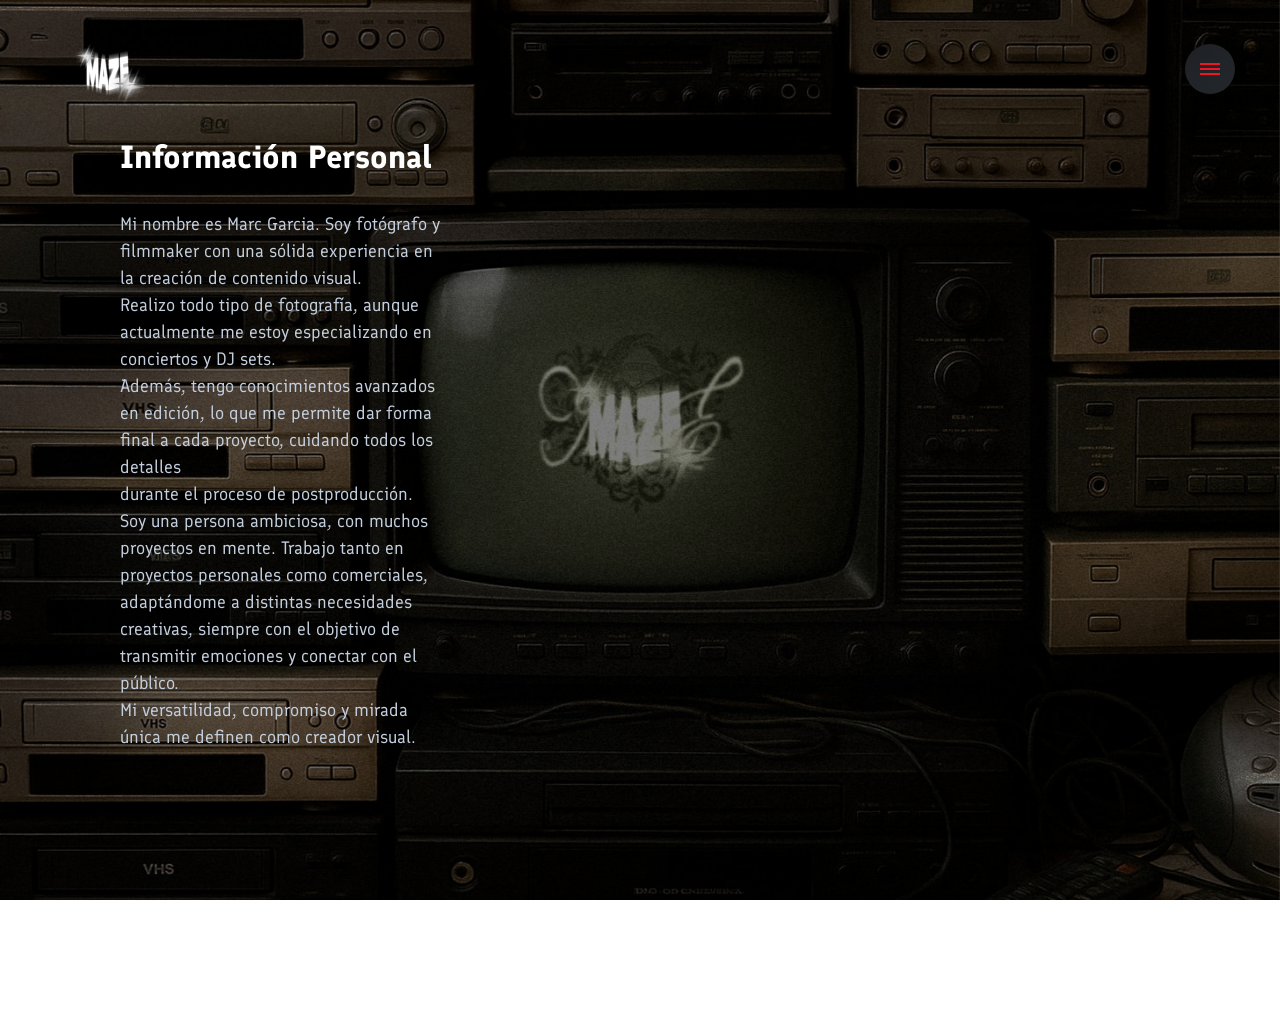
<file: index.html>
<!DOCTYPE html>
<html  >
<head>
  
  <meta charset="UTF-8">
  <meta http-equiv="X-UA-Compatible" content="IE=edge">
  
  <meta name="viewport" content="width=device-width, initial-scale=1, minimum-scale=1">
  <link rel="shortcut icon" href="assets/images/logo-bien-sinfondo.png-256x256.png" type="image/x-icon">
  <meta name="description" content="">
  
  
  <title>Marc Garcia</title>
  <link rel="stylesheet" href="assets/FontAwesome/css/font-awesome.css">
  <link rel="stylesheet" href="assets/simple-line-icons/simple-line-icons.css">
  <link rel="stylesheet" href="assets/bootstrap/css/bootstrap.min.css">
  <link rel="stylesheet" href="assets/bootstrap/css/bootstrap-grid.min.css">
  <link rel="stylesheet" href="assets/bootstrap/css/bootstrap-reboot.min.css">
  <link rel="stylesheet" href="assets/parallax/jarallax.css">
  <link rel="stylesheet" href="assets/animatecss/animate.css">
  <link rel="stylesheet" href="assets/popup-overlay-plugin/style.css">
  <link rel="stylesheet" href="assets/dropdown/css/style.css">
  <link rel="stylesheet" href="assets/socicon/css/styles.css">
  <link rel="stylesheet" href="assets/theme/css/style.css">
  <link rel="preload" href="https://fonts.googleapis.com/css?family=Finlandica:400,500,600,700,400i,500i,600i,700i&display=swap" as="style" onload="this.onload=null;this.rel='stylesheet'">
  <noscript><link rel="stylesheet" href="https://fonts.googleapis.com/css?family=Finlandica:400,500,600,700,400i,500i,600i,700i&display=swap"></noscript>
  <link rel="preload" as="style" href="assets/mobirise/css/mbr-additional.css?v=ZXccwQ"><link rel="stylesheet" href="assets/mobirise/css/mbr-additional.css?v=ZXccwQ" type="text/css">

  
  
  

</head>
<body>
  
  <section data-bs-version="5.1" class="menu menu2 expertm5 cid-uKkvyQQV8Y" once="menu" id="amenu2-c">
    

    <nav class="navbar navbar-dropdown navbar-fixed-top navbar-expand-lg">
        <div class="container-fluid">
            <div class="navbar-brand">
                <span class="navbar-logo">
                    
                        <img src="assets/images/logo-bien-sinfondo.png-256x256.png" alt="Logo Mark" style="height: 8rem;">
                    
                </span>
                
            </div>
            <div class="offcanvas_box">
                <button class="btn_offcanvas" type="button" data-bs-toggle="offcanvas" data-bs-target="#offcanvasRight" aria-controls="offcanvasRight">
                    <div class="hamburger-offcanvas">
                        <span></span>
                        <span></span>
                        <span></span>
                        <span></span>
                    </div>
                </button>
                <div class="offcanvas offcanvas-end" tabindex="-1" id="offcanvasRight" aria-labelledby="offcanvasRightLabel">

                    <div class="offcanvas-body">
                        <div class="offcanvas_head">
                            <div class="offcanvas_head_container">
                                <div class="navbar-brand">
                                <span class="navbar-logo">
                                     
                                        <img src="assets/images/logo-bien-sinfondo.png-140x140.png" alt="" style="height: 8rem;">
                                     
                                </span>
                                    <span class="navbar-caption-wrap"><a class="navbar-caption text-white display-4" href="#">Marc Garcia</a></span>
                                </div>
                                <button type="button" class="btn-close text-reset" data-bs-dismiss="offcanvas" aria-label="Close">
                                    <div class="hamburger-offcanvas">
                                        <span></span>
                                        <span></span>
                                        <span></span>
                                        <span></span>
                                    </div>
                                </button>
                            </div>
                            
                        </div>
                        <div class="offcanvas_link">
                            <ul class="navbar-nav nav-dropdown" data-app-modern-menu="true"><li class="nav-item">
                                    <a class="nav-link link text-warning text-primary display-7" href="index.html">LOBBY</a>
                                </li>
                                <li class="nav-item">
                                    <a class="nav-link link text-warning text-primary display-7" href="fotografias.html">FOTOGRAFIAS</a>
                                </li>
                                <li class="nav-item">
                                    <a class="nav-link link text-warning text-primary display-7" href="proyectos.html">PROYECTOS</a>
                                </li>
                                <li class="nav-item">
                                    <a class="nav-link link text-warning text-primary display-7" href="contacto.html">CONTACTO</a>
                                </li></ul>
                        </div>
                        <div class="social-container">
                            <p class="social-title mbr-fonts-style display-7">SIGUEME</p>
                            <div class="social-list justify-content-start">
                                <div class="soc-item">
                                    <a href="https://www.youtube.com/channel/UCYoQMQDC6Ts70V7mHRvmlCg"><span class="mbr-iconfont mbr-iconfont-social fa-youtube fa"></span></a>
                                </div>
                                <div class="soc-item">
                                    <a href="https://www.instagram.com/maze1331_/"><span class="mbr-iconfont mbr-iconfont-social sli-social-instagram"></span></a>
                                </div>
                                
                                
                                
                                
                            </div>
                        </div>
                        
                    </div>
                </div>
            </div>
        </div>
    </nav>
</section>

<section data-bs-version="5.1" class="header5 expertm5 cid-thXW3OwmyZ mbr-fullscreen mbr-parallax-background" id="aheader5-3">

    

    
    <div class="mbr-overlay" style="opacity: 0.5; background-color: rgb(0, 0, 0);"></div>

    <div class="container-fluid">
        <div class="row justify-content-start">
            <div class="col-12 col-lg-4">
                
                <h1 class="mbr-section-subtitle mbr-fonts-style display-5"><strong>Información Personal&nbsp;</strong></h1>
                <p class="mbr-text mbr-fonts-style display-7">Mi nombre es Marc Garcia. Soy fotógrafo y filmmaker con una sólida experiencia en la creación de contenido visual. <br>Realizo todo tipo de fotografía, aunque actualmente me estoy especializando en conciertos y DJ sets. <br>Además, tengo conocimientos avanzados en edición, lo que me permite dar forma final a cada proyecto, cuidando todos los detalles
<br>durante el proceso de postproducción.
<br>Soy una persona ambiciosa, con muchos proyectos en mente. Trabajo tanto en proyectos personales como comerciales, adaptándome a distintas necesidades creativas, siempre con el objetivo de transmitir emociones y conectar con el público. <br>Mi versatilidad, compromiso y mirada única me definen como creador visual.</p>
                
            </div>
        </div>
    </div>
</section>

<section data-bs-version="5.1" class="footer2 expertm5 cid-thXV9fHxsF mbr-reveal" once="footers" id="afooter2-2">

    

    

    <div class="container-fluid">
        <div class="row">
            <div class="col-12">
                <div class="border-item">
                </div>
            </div>
            <div class="col-12">
                <div class="copyright-container w-100">
                    <p class="mbr-text mb-0 mbr-fonts-style display-7">
                        © Copyright Marc Garcia 2025  - All Rights Reserved
                    </p>
                </div>
            </div>
        </div>
    </div>
</section>


<script src="assets/bootstrap/js/bootstrap.bundle.min.js"></script>
  <script src="assets/parallax/jarallax.js"></script>
  <script src="assets/smoothscroll/smooth-scroll.js"></script>
  <script src="assets/ytplayer/index.js"></script>
  <script src="assets/dropdown/js/navbar-dropdown.js"></script>
  <script src="assets/theme/js/script.js"></script>
  
  
  <script src="https://code.jquery.com/jquery-3.6.0.min.js"></script>
<script src="https://cdn.jsdelivr.net/npm/bootstrap@4.6.2/dist/js/bootstrap.bundle.min.js"></script>
  <input name="animation" type="hidden">
  
</body>
</html>
</file>
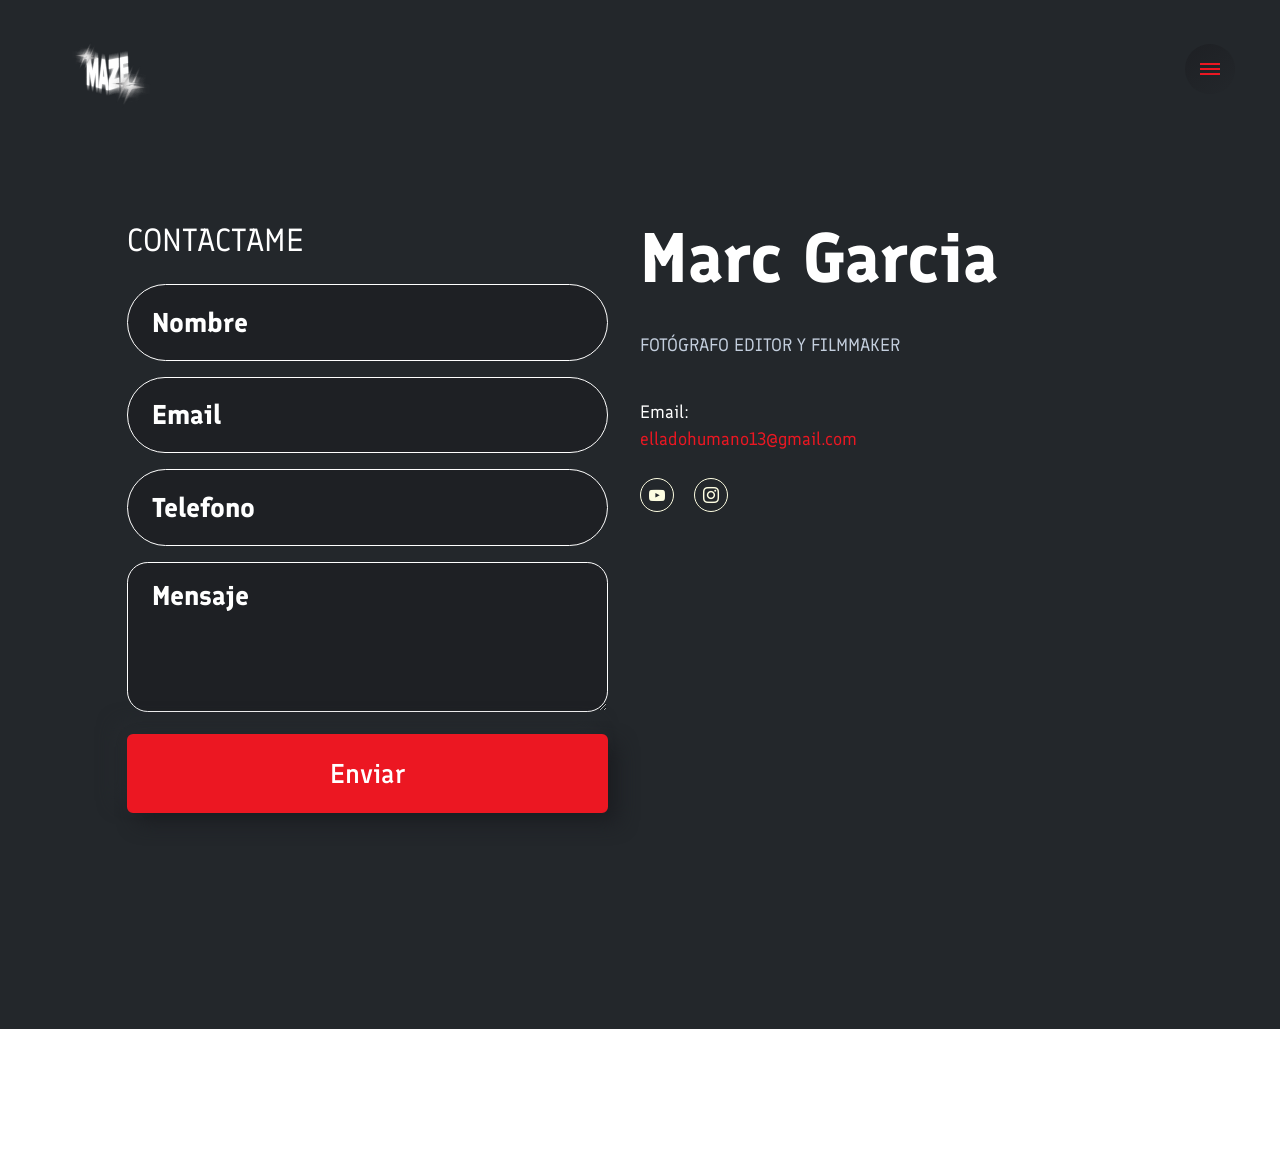
<file: contacto.html>
<!DOCTYPE html>
<html  >
<head>
  
  <meta charset="UTF-8">
  <meta http-equiv="X-UA-Compatible" content="IE=edge">
  
  <meta name="viewport" content="width=device-width, initial-scale=1, minimum-scale=1">
  <link rel="shortcut icon" href="assets/images/logo-bien-sinfondo.png-256x256.png" type="image/x-icon">
  <meta name="description" content="">
  
  
  <title>Contacto</title>
  <link rel="stylesheet" href="assets/FontAwesome/css/font-awesome.css">
  <link rel="stylesheet" href="assets/simple-line-icons/simple-line-icons.css">
  <link rel="stylesheet" href="assets/bootstrap/css/bootstrap.min.css">
  <link rel="stylesheet" href="assets/bootstrap/css/bootstrap-grid.min.css">
  <link rel="stylesheet" href="assets/bootstrap/css/bootstrap-reboot.min.css">
  <link rel="stylesheet" href="assets/animatecss/animate.css">
  <link rel="stylesheet" href="assets/popup-overlay-plugin/style.css">
  <link rel="stylesheet" href="assets/dropdown/css/style.css">
  <link rel="stylesheet" href="assets/socicon/css/styles.css">
  <link rel="stylesheet" href="assets/theme/css/style.css">
  <link rel="stylesheet" href="assets/recaptcha.css">
  <link rel="preload" href="https://fonts.googleapis.com/css?family=Finlandica:400,500,600,700,400i,500i,600i,700i&display=swap" as="style" onload="this.onload=null;this.rel='stylesheet'">
  <noscript><link rel="stylesheet" href="https://fonts.googleapis.com/css?family=Finlandica:400,500,600,700,400i,500i,600i,700i&display=swap"></noscript>
  <link rel="preload" as="style" href="assets/mobirise/css/mbr-additional.css?v=Tc58Xn"><link rel="stylesheet" href="assets/mobirise/css/mbr-additional.css?v=Tc58Xn" type="text/css">

  
  
  

</head>
<body>
  
  <section data-bs-version="5.1" class="menu menu2 expertm5 cid-uKkvyQQV8Y" once="menu" id="amenu2-l">
    

    <nav class="navbar navbar-dropdown navbar-fixed-top navbar-expand-lg">
        <div class="container-fluid">
            <div class="navbar-brand">
                <span class="navbar-logo">
                    
                        <img src="assets/images/logo-bien-sinfondo.png-256x256.png" alt="Logo Mark" style="height: 8rem;">
                    
                </span>
                
            </div>
            <div class="offcanvas_box">
                <button class="btn_offcanvas" type="button" data-bs-toggle="offcanvas" data-bs-target="#offcanvasRight" aria-controls="offcanvasRight">
                    <div class="hamburger-offcanvas">
                        <span></span>
                        <span></span>
                        <span></span>
                        <span></span>
                    </div>
                </button>
                <div class="offcanvas offcanvas-end" tabindex="-1" id="offcanvasRight" aria-labelledby="offcanvasRightLabel">

                    <div class="offcanvas-body">
                        <div class="offcanvas_head">
                            <div class="offcanvas_head_container">
                                <div class="navbar-brand">
                                <span class="navbar-logo">
                                     
                                        <img src="assets/images/logo-bien-sinfondo.png-140x140.png" alt="" style="height: 8rem;">
                                     
                                </span>
                                    <span class="navbar-caption-wrap"><a class="navbar-caption text-white display-4" href="#">Marc Garcia</a></span>
                                </div>
                                <button type="button" class="btn-close text-reset" data-bs-dismiss="offcanvas" aria-label="Close">
                                    <div class="hamburger-offcanvas">
                                        <span></span>
                                        <span></span>
                                        <span></span>
                                        <span></span>
                                    </div>
                                </button>
                            </div>
                            
                        </div>
                        <div class="offcanvas_link">
                            <ul class="navbar-nav nav-dropdown" data-app-modern-menu="true"><li class="nav-item">
                                    <a class="nav-link link text-warning text-primary display-7" href="index.html">LOBBY</a>
                                </li>
                                <li class="nav-item">
                                    <a class="nav-link link text-warning text-primary display-7" href="fotografias.html">FOTOGRAFIAS</a>
                                </li>
                                <li class="nav-item">
                                    <a class="nav-link link text-warning text-primary display-7" href="proyectos.html">PROYECTOS</a>
                                </li>
                                <li class="nav-item">
                                    <a class="nav-link link text-warning text-primary display-7" href="contacto.html">CONTACTO</a>
                                </li></ul>
                        </div>
                        <div class="social-container">
                            <p class="social-title mbr-fonts-style display-7">SIGUEME</p>
                            <div class="social-list justify-content-start">
                                <div class="soc-item">
                                    <a href="https://www.youtube.com/channel/UCYoQMQDC6Ts70V7mHRvmlCg"><span class="mbr-iconfont mbr-iconfont-social fa-youtube fa"></span></a>
                                </div>
                                <div class="soc-item">
                                    <a href="https://www.instagram.com/maze1331_/"><span class="mbr-iconfont mbr-iconfont-social sli-social-instagram"></span></a>
                                </div>
                                
                                
                                
                                
                            </div>
                        </div>
                        
                    </div>
                </div>
            </div>
        </div>
    </nav>
</section>

<section data-bs-version="5.1" class="form01 range5 cid-uLULYxzG5c" id="form01-t">
    

    
    

    <div class="container">
        <div class="row">
            <div class="col-12">
                <div class="content-wrapper flex-row-reverse">
                    <div class="title-wrapper">
                        <h2 class="mbr-section-title mbr-fonts-style mb-4 display-2"><strong>Marc Garcia</strong></h2>
                        <p class="mbr-text mbr-fonts-style display-7">
                            FOTÓGRAFO EDITOR Y FILMMAKER<br>
                        </p><br>
                        <p class="card-contacts mbr-fonts-style mb-3 display-7"></p>
                        <p class="card-contacts mbr-fonts-style mb-4 display-7">
                            Email:<br><a href="#" class="text-primary">elladohumano13@gmail.com</a>
                        </p>
                        <div class="mbr-social-likns align-left mb-0" data-counters="false">
                            <a class="iconfont-wrapper ms-0" href="https://www.youtube.com/channel/UCYoQMQDC6Ts70V7mHRvmlCg" target="_blank">
                                <span class="p-2 mbr-iconfont socicon-youtube socicon"></span>
                            </a>
                            <a class="iconfont-wrapper ms-3" href="https://www.instagram.com/maze1331_/" target="_blank">
                                <span class="p-2 mbr-iconfont socicon-instagram socicon"></span>
                            </a>
                            
                            
                            
                        </div>
                    </div>
                    <div class="ms-auto mbr-form" data-form-type="formoid">
                        <!--Formbuilder Form-->
                        <form action="https://mobirise.eu/" method="POST" class="mbr-form form-with-styler form-wrap" data-form-title="range5"><input type="hidden" name="email" data-form-email="true" value="z7YzNDzQt9pt+0OILW0J15puW9p5mBmg+UB5JWAP/F+yP7qHH67teG3jSvvp7otMowY/Hr1oEZE8xUde2bebCtl5dSsnPKVgowMc6ponDHRuHnog29bN9N/edKtNXXwY.sKUjW6ulMrqYtQHFuZaFlV2WlAnyvpn6T5SHpgTY8CQL5mHomi2m3hAemS2UwyAaVKCmKAGGfpNz+cbec8hVn6hC+HA8kP9cxOnIhmdqE8VKm+F11v/rDtxaVK4oo79Z">
                            <div class="row">
                                <div hidden="hidden" data-form-alert="" class="alert alert-success col-12">Gracias. Me pondre en contacto lo antes posible.</div>
                                <div hidden="hidden" data-form-alert-danger="" class="alert alert-danger col-12">
                                    Oops...!
                                    some problem! </div>
                            </div>
                            <div class="dragArea row">
                                <div class="col-lg-12 col-md-12 col-sm-12">
                                    <h3 class="mbr-section-title mbr-fonts-style display-5">CONTACTAME</h3>
                                </div>
                                <div class="col-lg-12 col-md-12 col-sm-12 form-group mb-3" data-for="text">
                                    <input type="text" name="text" placeholder="Nombre" data-form-field="text" required="required" class="form-control display-7" value="" id="text-form01-t">
                                </div>
                                <div data-for="email" class="col-lg-12 col-md-12 col-sm-12 form-group">
                                    <input type="email" name="email" placeholder="Email" data-form-field="email" class="form-control display-7" required="required" value="" id="email-form01-t">
                                </div>
                                <div data-for="tel" class="col-lg-12 col-md-12 col-sm-12 form-group">
                                    <input type="tel" name="tel" placeholder="Telefono" data-form-field="tel" class="form-control display-7" required="required" value="" id="tel-form01-t">
                                </div>
                                <div data-for="textarea" class="col-lg-12 col-md-12 col-sm-12 form-group">
                                    <textarea name="textarea" placeholder="Mensaje" data-form-field="textarea" required="required" class="form-control display-7" id="textarea-form01-t"></textarea>
                                </div>
                                <div class="col-lg-12 col-md-12 col-sm-12 mbr-section-btn"><button type="submit" class="w-100 w-100 btn btn-primary display-4">Enviar</button></div>
                            </div>
                        </form><!--Formbuilder Form-->
                    </div>
                </div>
            </div>
        </div>
    </div>
</section>

<section data-bs-version="5.1" class="footer2 expertm5 cid-thXV9fHxsF mbr-reveal" once="footers" id="afooter2-m">

    

    

    <div class="container-fluid">
        <div class="row">
            <div class="col-12">
                <div class="border-item">
                </div>
            </div>
            <div class="col-12">
                <div class="copyright-container w-100">
                    <p class="mbr-text mb-0 mbr-fonts-style display-7">
                        © Copyright Marc Garcia 2025  - All Rights Reserved
                    </p>
                </div>
            </div>
        </div>
    </div>
</section>


<script src="assets/bootstrap/js/bootstrap.bundle.min.js"></script>
  <script src="assets/smoothscroll/smooth-scroll.js"></script>
  <script src="assets/ytplayer/index.js"></script>
  <script src="assets/dropdown/js/navbar-dropdown.js"></script>
  <script src="assets/theme/js/script.js"></script>
  <script src="assets/formoid.min.js"></script>
  
  
  
  <input name="animation" type="hidden">
  
</body>
</html>
</file>
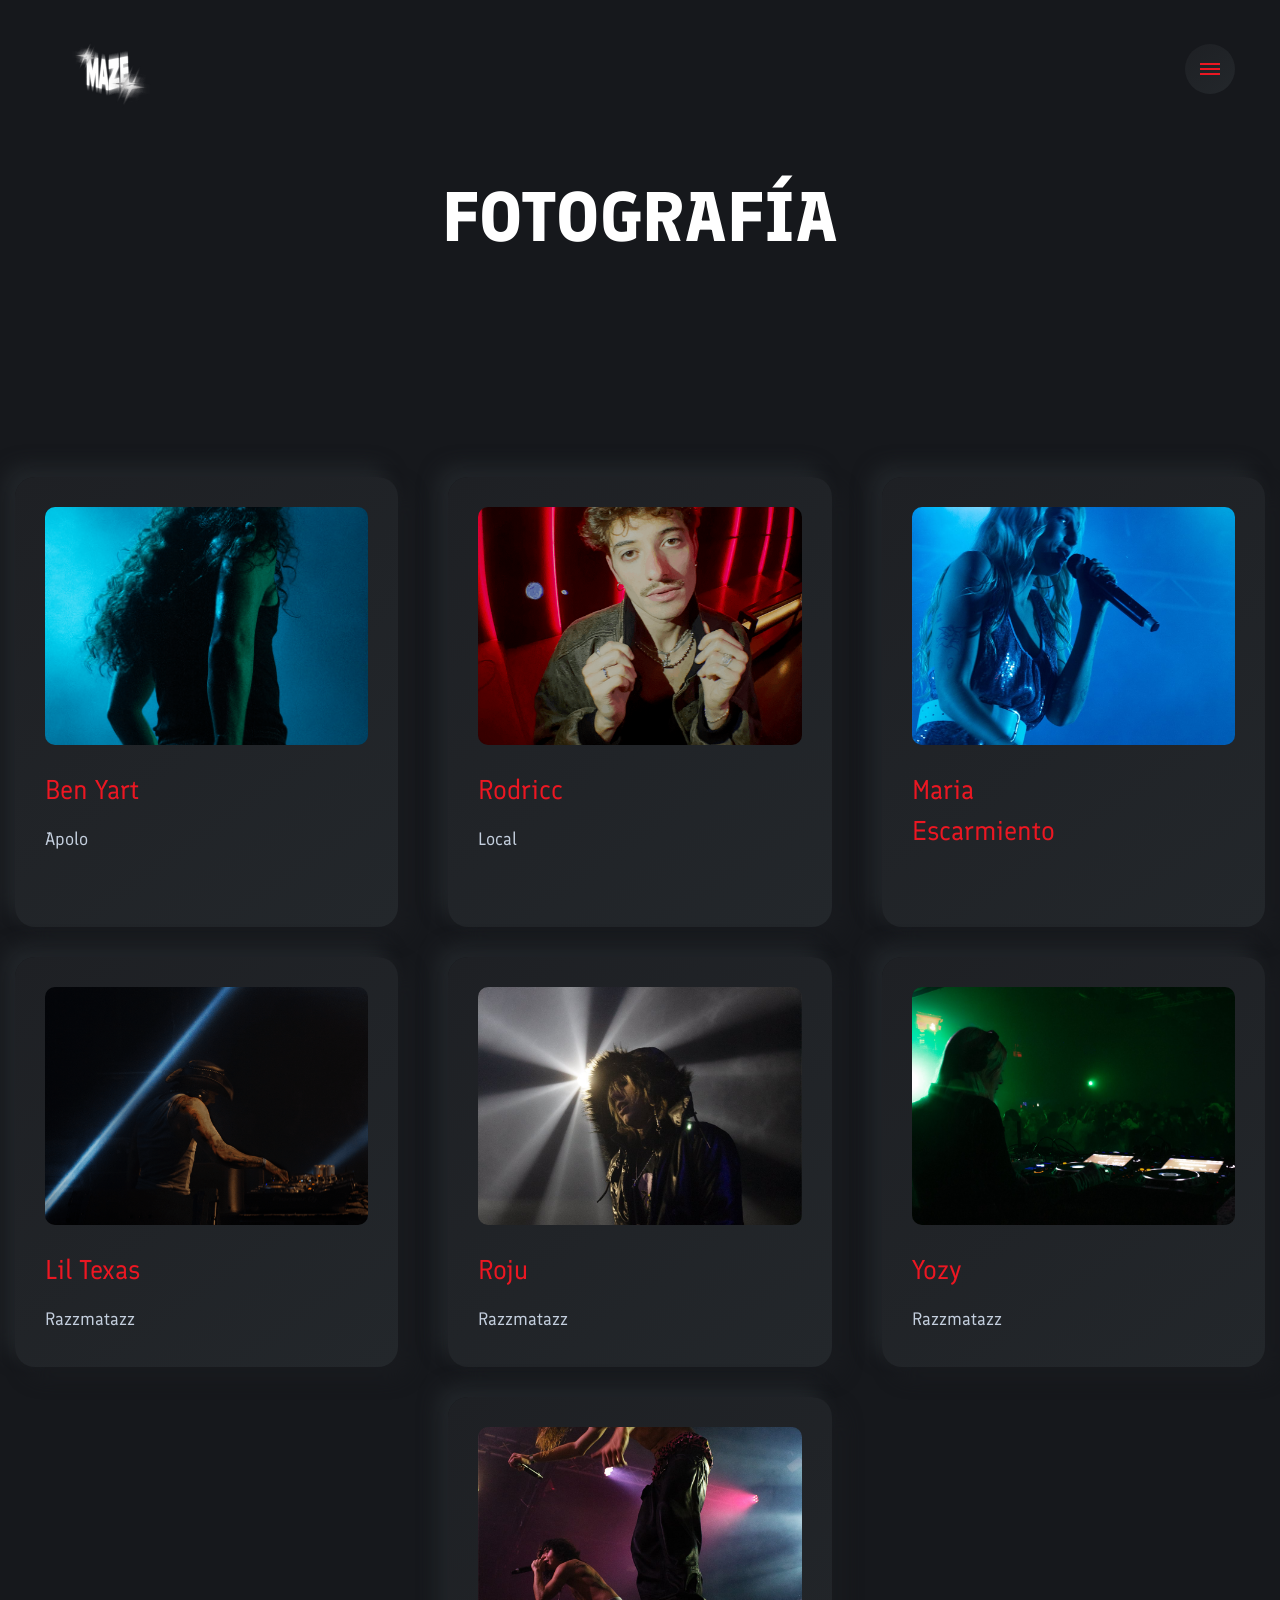
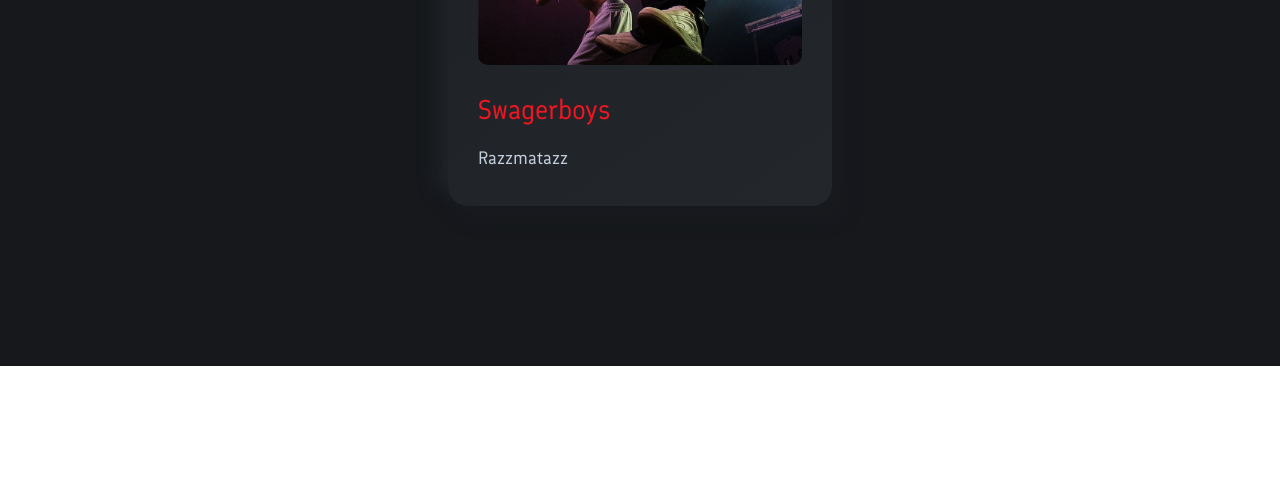
<file: fotografias.html>
<!DOCTYPE html>
<html  >
<head>
  
  <meta charset="UTF-8">
  <meta http-equiv="X-UA-Compatible" content="IE=edge">
  
  <meta name="viewport" content="width=device-width, initial-scale=1, minimum-scale=1">
  <link rel="shortcut icon" href="assets/images/logo-bien-sinfondo.png-256x256.png" type="image/x-icon">
  <meta name="description" content="">
  
  
  <title>Fotografía</title>
  <link rel="stylesheet" href="assets/FontAwesome/css/font-awesome.css">
  <link rel="stylesheet" href="assets/simple-line-icons/simple-line-icons.css">
  <link rel="stylesheet" href="assets/web/assets/mobirise-icons2/mobirise2.css">
  <link rel="stylesheet" href="assets/bootstrap/css/bootstrap.min.css">
  <link rel="stylesheet" href="assets/bootstrap/css/bootstrap-grid.min.css">
  <link rel="stylesheet" href="assets/bootstrap/css/bootstrap-reboot.min.css">
  <link rel="stylesheet" href="assets/animatecss/animate.css">
  <link rel="stylesheet" href="assets/popup-overlay-plugin/style.css">
  <link rel="stylesheet" href="assets/dropdown/css/style.css">
  <link rel="stylesheet" href="assets/socicon/css/styles.css">
  <link rel="stylesheet" href="assets/theme/css/style.css">
  <link rel="preload" href="https://fonts.googleapis.com/css?family=Finlandica:400,500,600,700,400i,500i,600i,700i&display=swap" as="style" onload="this.onload=null;this.rel='stylesheet'">
  <noscript><link rel="stylesheet" href="https://fonts.googleapis.com/css?family=Finlandica:400,500,600,700,400i,500i,600i,700i&display=swap"></noscript>
  <link rel="preload" as="style" href="assets/mobirise/css/mbr-additional.css?v=xx6U13"><link rel="stylesheet" href="assets/mobirise/css/mbr-additional.css?v=xx6U13" type="text/css">

  
  
  

</head>
<body>
  
  <section data-bs-version="5.1" class="menu menu2 expertm5 cid-uKkvyQQV8Y" once="menu" id="amenu2-f">
    

    <nav class="navbar navbar-dropdown navbar-fixed-top navbar-expand-lg">
        <div class="container-fluid">
            <div class="navbar-brand">
                <span class="navbar-logo">
                    
                        <img src="assets/images/logo-bien-sinfondo.png-256x256.png" alt="Logo Mark" style="height: 8rem;">
                    
                </span>
                
            </div>
            <div class="offcanvas_box">
                <button class="btn_offcanvas" type="button" data-bs-toggle="offcanvas" data-bs-target="#offcanvasRight" aria-controls="offcanvasRight">
                    <div class="hamburger-offcanvas">
                        <span></span>
                        <span></span>
                        <span></span>
                        <span></span>
                    </div>
                </button>
                <div class="offcanvas offcanvas-end" tabindex="-1" id="offcanvasRight" aria-labelledby="offcanvasRightLabel">

                    <div class="offcanvas-body">
                        <div class="offcanvas_head">
                            <div class="offcanvas_head_container">
                                <div class="navbar-brand">
                                <span class="navbar-logo">
                                     
                                        <img src="assets/images/logo-bien-sinfondo.png-140x140.png" alt="" style="height: 8rem;">
                                     
                                </span>
                                    <span class="navbar-caption-wrap"><a class="navbar-caption text-white display-4" href="#">Marc Garcia</a></span>
                                </div>
                                <button type="button" class="btn-close text-reset" data-bs-dismiss="offcanvas" aria-label="Close">
                                    <div class="hamburger-offcanvas">
                                        <span></span>
                                        <span></span>
                                        <span></span>
                                        <span></span>
                                    </div>
                                </button>
                            </div>
                            
                        </div>
                        <div class="offcanvas_link">
                            <ul class="navbar-nav nav-dropdown" data-app-modern-menu="true"><li class="nav-item">
                                    <a class="nav-link link text-warning text-primary display-7" href="index.html">LOBBY</a>
                                </li>
                                <li class="nav-item">
                                    <a class="nav-link link text-warning text-primary display-7" href="fotografias.html">FOTOGRAFIAS</a>
                                </li>
                                <li class="nav-item">
                                    <a class="nav-link link text-warning text-primary display-7" href="proyectos.html">PROYECTOS</a>
                                </li>
                                <li class="nav-item">
                                    <a class="nav-link link text-warning text-primary display-7" href="contacto.html">CONTACTO</a>
                                </li></ul>
                        </div>
                        <div class="social-container">
                            <p class="social-title mbr-fonts-style display-7">SIGUEME</p>
                            <div class="social-list justify-content-start">
                                <div class="soc-item">
                                    <a href="https://www.youtube.com/channel/UCYoQMQDC6Ts70V7mHRvmlCg"><span class="mbr-iconfont mbr-iconfont-social fa-youtube fa"></span></a>
                                </div>
                                <div class="soc-item">
                                    <a href="https://www.instagram.com/maze1331_/"><span class="mbr-iconfont mbr-iconfont-social sli-social-instagram"></span></a>
                                </div>
                                
                                
                                
                                
                            </div>
                        </div>
                        
                    </div>
                </div>
            </div>
        </div>
    </nav>
</section>

<section data-bs-version="5.1" class="gallery4 expertm5 cid-uKlSThObxv" id="agallery4-h">
    

    
    
    <div class="container">
        <div class="row">
            <div class="col-12">
                <div class="mbr-section-head">
                    
                    <h5 class="mbr-section-subtitle mbr-fonts-style align-center mb-0 display-2"><strong>FOTOGRAFÍA</strong><br><br><strong><br></strong></h5>
                </div>
            </div>
        </div>
        <div class="row card-row justify-content-center">
            <div class="item features-image col-12 col-md-6 col-xl-4 active">
                <div class="item-wrapper">
                    <div class="card-bg"></div>
                    <div class="item-img">
                        <a href="#" onclick="abrirGaleria(); return false;">
          <img src="assets/images/portada.png-673x841.png" class="img-fluid rounded shadow" alt="Imagen miniatura" data-slide-to="0" data-bs-slide-to="0">
        </a>
                    </div>
                    <div class="card-box">
                        <div class="head-container">
                            <h5 class="card-title mbr-fonts-style display-4">Ben Yart</h5>
                            
                        </div>
                        <p class="card-text mbr-fonts-style display-7">Apolo</p>
                    </div>
                </div>
            </div><div class="item features-image col-12 col-md-6 col-xl-4 active">
                <div class="item-wrapper">
                    <div class="card-bg"></div>
                    <div class="item-img">
                        <a href="#" onclick="abrirGaleria2(); return false;">
          <img src="assets/images/portada.png-1080x1350.png" class="img-fluid rounded shadow" alt="Imagen miniatura" data-slide-to="1" data-bs-slide-to="1">
        </a>
                    </div>
                    <div class="card-box">
                        <div class="head-container">
                            <h5 class="card-title mbr-fonts-style display-4">Rodricc</h5>
                            
                        </div>
                        <p class="card-text mbr-fonts-style display-7">Local</p>
                    </div>
                </div>
            </div><div class="item features-image col-12 col-md-6 col-xl-4 active">
                <div class="item-wrapper">
                    <div class="card-bg"></div>
                    <div class="item-img">
                        <a href="#" onclick="abrirGaleria3(); return false;">
          <img src="assets/images/sin-ttulo-4.jpg-1080x1350.jpg" class="img-fluid rounded shadow" alt="Imagen miniatura" data-slide-to="2" data-bs-slide-to="2">
        </a>
                    </div>
                    <div class="card-box">
                        <div class="head-container">
                            <h5 class="card-title mbr-fonts-style display-4">Maria Escarmiento</h5>
                            
                        </div>
                        <p class="card-text mbr-fonts-style display-7">Salamandra</p>
                    </div>
                </div>
            </div><div class="item features-image col-12 col-md-6 col-xl-4 active">
                <div class="item-wrapper">
                    <div class="card-bg"></div>
                    <div class="item-img">
                        <a href="#" onclick="abrirGaleria4(); return false;">
          <img src="assets/images/1.png-1080x1350.png" class="img-fluid rounded shadow" alt="Imagen miniatura" data-slide-to="3" data-bs-slide-to="3">
        </a>
                    </div>
                    <div class="card-box">
                        <div class="head-container">
                            <h5 class="card-title mbr-fonts-style display-4">Lil Texas&nbsp;</h5>
                            
                        </div>
                        <p class="card-text mbr-fonts-style display-7">Razzmatazz</p>
                    </div>
                </div>
            </div><div class="item features-image col-12 col-md-6 col-xl-4 active">
                <div class="item-wrapper">
                    <div class="card-bg"></div>
                    <div class="item-img">
                        <a href="#" onclick="abrirGaleria5(); return false;">
          <img src="assets/images/1.jpg-1080x1350.jpg" class="img-fluid rounded shadow" alt="Imagen miniatura" data-slide-to="4" data-bs-slide-to="4">
        </a>
                    </div>
                    <div class="card-box">
                        <div class="head-container">
                            <h5 class="card-title mbr-fonts-style display-4">Roju</h5>
                            
                        </div>
                        <p class="card-text mbr-fonts-style display-7">Razzmatazz</p>
                    </div>
                </div>
            </div><div class="item features-image col-12 col-md-6 col-xl-4 active">
                <div class="item-wrapper">
                    <div class="card-bg"></div>
                    <div class="item-img">
                        <a href="#" onclick="abrirGaleria6(); return false;">
          <img src="assets/images/mg-0816.jpg-2048x1365.jpg" class="img-fluid rounded shadow" alt="Imagen miniatura" data-slide-to="5" data-bs-slide-to="5">
        </a>
                    </div>
                    <div class="card-box">
                        <div class="head-container">
                            <h5 class="card-title mbr-fonts-style display-4">Yozy</h5>
                            
                        </div>
                        <p class="card-text mbr-fonts-style display-7">Razzmatazz</p>
                    </div>
                </div>
            </div><div class="item features-image col-12 col-md-6 col-xl-4 active">
                <div class="item-wrapper">
                    <div class="card-bg"></div>
                    <div class="item-img">
                        <a href="#" onclick="abrirGaleria7(); return false;">
          <img src="assets/images/portada.jpg-1080x1350.jpg" class="img-fluid rounded shadow" alt="Imagen miniatura" data-slide-to="6" data-bs-slide-to="6">
        </a>
                    </div>
                    <div class="card-box">
                        <div class="head-container">
                            <h5 class="card-title mbr-fonts-style display-4">Swagerboys</h5>
                            
                        </div>
                        <p class="card-text mbr-fonts-style display-7">Razzmatazz</p>
                    </div>
                </div>
            </div>
            
            
        </div>
  <!-- Modal -->
  <div class="modal fade" id="galeriaModal" tabindex="-1" aria-labelledby="galeriaModalLabel" aria-hidden="true">
    <div class="modal-dialog modal-lg modal-dialog-centered">
      <div class="modal-content bg-dark text-white">
        <div class="modal-header">
          <button type="button" class="btn-close btn-close-white" data-bs-dismiss="modal" aria-label="Cerrar"></button>
        </div>
        <div class="modal-body">
          <div id="galeriaCarrusel" class="carousel slide" data-bs-ride="carousel">
            <div class="carousel-inner">
              
              
              <div class="carousel-item active">
                <img src="assets/images/benimagen1.png" class="d-block w-100" alt="Imagen 1">
              </div>
                <div class="carousel-item">
                <img src="assets/images/benimagen2-1.png" class="d-block w-100" alt="Imagen 2">
              </div>
                <div class="carousel-item">
                <img src="assets/images/benimagen3-1.png" class="d-block w-100" alt="Imagen 3">
              </div>
            </div>
            <button class="carousel-control-prev" type="button" data-bs-target="#galeriaCarrusel" data-bs-slide="prev">
              <span class="carousel-control-prev-icon"></span>
            </button>
            <button class="carousel-control-next" type="button" data-bs-target="#galeriaCarrusel" data-bs-slide="next">
              <span class="carousel-control-next-icon"></span>
            </button>
          </div>
        </div>
      </div>
    </div>
  </div>

         <!-- Modal 2 -->
  <div class="modal fade" id="galeriaModal2" tabindex="-1" aria-labelledby="galeriaModalLabel" aria-hidden="true">
    <div class="modal-dialog modal-lg modal-dialog-centered">
      <div class="modal-content bg-dark text-white">
        <div class="modal-header">
          <button type="button" class="btn-close btn-close-white" data-bs-dismiss="modal" aria-label="Cerrar"></button>
        </div>
        <div class="modal-body">
          <div id="galeriaCarrusel2" class="carousel slide" data-bs-ride="carousel">
            <div class="carousel-inner">
              
              
              <div class="carousel-item active">
                <img src="assets/images/rodriccimagen1.png" class="d-block w-100" alt="Imagen 1">
              </div>
                <div class="carousel-item">
                <img src="assets/images/rodriccimagen2-1.png" class="d-block w-100" alt="Imagen 2">
              </div>
                <div class="carousel-item">
                <img src="assets/images/rodriccimagen3-1.png" class="d-block w-100" alt="Imagen 3">
              </div>
                <div class="carousel-item">
                <img src="assets/images/rodriccimagen4-1.png" class="d-block w-100" alt="Imagen 4">
              </div>
                <div class="carousel-item">
                <img src="assets/images/rodriccimagen5-1.png" class="d-block w-100" alt="Imagen 5">
              </div>
            </div>
            <button class="carousel-control-prev" type="button" data-bs-target="#galeriaCarrusel2" data-bs-slide="prev">
              <span class="carousel-control-prev-icon"></span>
            </button>
            <button class="carousel-control-next" type="button" data-bs-target="#galeriaCarrusel2" data-bs-slide="next">
              <span class="carousel-control-next-icon"></span>
            </button>
          </div>
        </div>
      </div>
    </div>
  </div>
        
                 <!-- Modal 3 -->
  <div class="modal fade" id="galeriaModal3" tabindex="-1" aria-labelledby="galeriaModalLabel" aria-hidden="true">
    <div class="modal-dialog modal-lg modal-dialog-centered">
      <div class="modal-content bg-dark text-white">
        <div class="modal-header">
          <button type="button" class="btn-close btn-close-white" data-bs-dismiss="modal" aria-label="Cerrar"></button>
        </div>
        <div class="modal-body">
          <div id="galeriaCarrusel3" class="carousel slide" data-bs-ride="carousel">
            <div class="carousel-inner">
              
              
              <div class="carousel-item active">
                <img src="assets/images/maria-1.jpg" class="d-block w-100" alt="Imagen 1">
              </div>
                <div class="carousel-item">
                <img src="assets/images/maria-2.jpg" class="d-block w-100" alt="Imagen 2">
              </div>
                <div class="carousel-item">
                <img src="assets/images/maria-3.jpg" class="d-block w-100" alt="Imagen 3">
              </div>
                <div class="carousel-item">
                <img src="assets/images/maria-4.jpg" class="d-block w-100" alt="Imagen 4">
              </div>
                <div class="carousel-item">
                <img src="assets/images/maria-5.jpg" class="d-block w-100" alt="Imagen 5">
              </div>
            </div>
            <button class="carousel-control-prev" type="button" data-bs-target="#galeriaCarrusel3" data-bs-slide="prev">
              <span class="carousel-control-prev-icon"></span>
            </button>
            <button class="carousel-control-next" type="button" data-bs-target="#galeriaCarrusel3" data-bs-slide="next">
              <span class="carousel-control-next-icon"></span>
            </button>
          </div>
        </div>
      </div>
    </div>
  </div>
        
                         <!-- Modal 4 -->
  <div class="modal fade" id="galeriaModal4" tabindex="-1" aria-labelledby="galeriaModalLabel" aria-hidden="true">
    <div class="modal-dialog modal-lg modal-dialog-centered">
      <div class="modal-content bg-dark text-white">
        <div class="modal-header">
          <button type="button" class="btn-close btn-close-white" data-bs-dismiss="modal" aria-label="Cerrar"></button>
        </div>
        <div class="modal-body">
          <div id="galeriaCarrusel4" class="carousel slide" data-bs-ride="carousel">
            <div class="carousel-inner">
              
              
              <div class="carousel-item active">
                <img src="assets/images/lil1.png" class="d-block w-100" alt="Imagen 1">
              </div>
                <div class="carousel-item">
                <img src="assets/images/lil2.png" class="d-block w-100" alt="Imagen 2">
              </div>
                <div class="carousel-item">
                <img src="assets/images/lil3.png" class="d-block w-100" alt="Imagen 3">
              </div>
                <div class="carousel-item">
                <img src="assets/images/lil4.png" class="d-block w-100" alt="Imagen 4">
              </div>
                <div class="carousel-item">
                <img src="assets/images/lil5.png" class="d-block w-100" alt="Imagen 5">
              </div>
            </div>
            <button class="carousel-control-prev" type="button" data-bs-target="#galeriaCarrusel4" data-bs-slide="prev">
              <span class="carousel-control-prev-icon"></span>
            </button>
            <button class="carousel-control-next" type="button" data-bs-target="#galeriaCarrusel4" data-bs-slide="next">
              <span class="carousel-control-next-icon"></span>
            </button>
          </div>
        </div>
      </div>
    </div>
  </div>
                         <!-- Modal 5 -->
  <div class="modal fade" id="galeriaModal5" tabindex="-1" aria-labelledby="galeriaModalLabel" aria-hidden="true">
    <div class="modal-dialog modal-lg modal-dialog-centered">
      <div class="modal-content bg-dark text-white">
        <div class="modal-header">
          <button type="button" class="btn-close btn-close-white" data-bs-dismiss="modal" aria-label="Cerrar"></button>
        </div>
        <div class="modal-body">
          <div id="galeriaCarrusel5" class="carousel slide" data-bs-ride="carousel">
            <div class="carousel-inner">
              
              
              <div class="carousel-item active">
                <img src="assets/images/roju1.jpg" class="d-block w-100" alt="Imagen 1">
              </div>
                <div class="carousel-item">
                <img src="assets/images/roju2.jpg" class="d-block w-100" alt="Imagen 2">
              </div>
            </div>
            <button class="carousel-control-prev" type="button" data-bs-target="#galeriaCarrusel5" data-bs-slide="prev">
              <span class="carousel-control-prev-icon"></span>
            </button>
            <button class="carousel-control-next" type="button" data-bs-target="#galeriaCarrusel5" data-bs-slide="next">
              <span class="carousel-control-next-icon"></span>
            </button>
          </div>
        </div>
      </div>
    </div>
  </div>
                         <!-- Modal 6 -->
  <div class="modal fade" id="galeriaModal6" tabindex="-1" aria-labelledby="galeriaModalLabel" aria-hidden="true">
    <div class="modal-dialog modal-lg modal-dialog-centered">
      <div class="modal-content bg-dark text-white">
        <div class="modal-header">
          <button type="button" class="btn-close btn-close-white" data-bs-dismiss="modal" aria-label="Cerrar"></button>
        </div>
        <div class="modal-body">
          <div id="galeriaCarrusel6" class="carousel slide" data-bs-ride="carousel">
            <div class="carousel-inner">
              
              
              <div class="carousel-item active">
                <img src="assets/images/yozy1.jpg" class="d-block w-100" alt="Imagen 1">
              </div>
                <div class="carousel-item">
                <img src="assets/images/yozy2.jpg" class="d-block w-100" alt="Imagen 2">
              </div>
                <div class="carousel-item">
                <img src="assets/images/yozy3.jpg" class="d-block w-100" alt="Imagen 3">
              </div>
                <div class="carousel-item">
                <img src="assets/images/yozy4.jpg" class="d-block w-100" alt="Imagen 4">
              </div>
                <div class="carousel-item">
                <img src="assets/images/yozy5.jpg" class="d-block w-100" alt="Imagen 5">
              </div>
            </div>
            <button class="carousel-control-prev" type="button" data-bs-target="#galeriaCarrusel6" data-bs-slide="prev">
              <span class="carousel-control-prev-icon"></span>
            </button>
            <button class="carousel-control-next" type="button" data-bs-target="#galeriaCarrusel6" data-bs-slide="next">
              <span class="carousel-control-next-icon"></span>
            </button>
          </div>
        </div>
      </div>
    </div>
  </div>
          <!-- Modal 7 -->
  <div class="modal fade" id="galeriaModal7" tabindex="-1" aria-labelledby="galeriaModalLabel" aria-hidden="true">
    <div class="modal-dialog modal-lg modal-dialog-centered">
      <div class="modal-content bg-dark text-white">
        <div class="modal-header">
          <button type="button" class="btn-close btn-close-white" data-bs-dismiss="modal" aria-label="Cerrar"></button>
        </div>
        <div class="modal-body">
          <div id="galeriaCarrusel7" class="carousel slide" data-bs-ride="carousel">
            <div class="carousel-inner">
              
              
              <div class="carousel-item active">
                <img src="assets/images/swagerboys1.jpg" class="d-block w-100" alt="Imagen 1">
              </div>
                <div class="carousel-item">
                <img src="assets/images/swagerboys2.jpg" class="d-block w-100" alt="Imagen 2">
              </div>
                <div class="carousel-item">
                <img src="assets/images/swagerboys3.jpg" class="d-block w-100" alt="Imagen 3">
              </div>
                <div class="carousel-item">
                <img src="assets/images/swagerboys4.jpg" class="d-block w-100" alt="Imagen 4">
              </div>
                <div class="carousel-item">
                <img src="assets/images/swagerboys5.jpg" class="d-block w-100" alt="Imagen 5">
              </div>
                <div class="carousel-item">
                <img src="assets/images/swagerboys6.jpg" class="d-block w-100" alt="Imagen 6">
              </div>
                <div class="carousel-item">
                <img src="assets/images/swagerboys7.jpg" class="d-block w-100" alt="Imagen 7">
              </div>
                <div class="carousel-item">
                <img src="assets/images/swagerboys8.jpg" class="d-block w-100" alt="Imagen 8">
              </div>
            </div>
            <button class="carousel-control-prev" type="button" data-bs-target="#galeriaCarrusel7" data-bs-slide="prev">
              <span class="carousel-control-prev-icon"></span>
            </button>
            <button class="carousel-control-next" type="button" data-bs-target="#galeriaCarrusel7" data-bs-slide="next">
              <span class="carousel-control-next-icon"></span>
            </button>
          </div>
        </div>
      </div>
    </div>
  </div>
        
  <!-- Bootstrap Modal Script -->
  <script>
    function abrirGaleria() {
      var modal = new bootstrap.Modal(document.getElementById('galeriaModal'));
      modal.show();
    }
  </script>
          <!-- Bootstrap Modal Script 2 --> 
  <script>
    function abrirGaleria2() {
      var modal = new bootstrap.Modal(document.getElementById('galeriaModal2'));
      modal.show();
    }
  </script>
         <!-- Bootstrap Modal Script 3 -->
  <script>
    function abrirGaleria3() {
      var modal = new bootstrap.Modal(document.getElementById('galeriaModal3'));
      modal.show();
    }
  </script>
         <!-- Bootstrap Modal Script 4 -->
  <script>
    function abrirGaleria4() {
      var modal = new bootstrap.Modal(document.getElementById('galeriaModal4'));
      modal.show();
    }
  </script>
                 <!-- Bootstrap Modal Script 5 -->
  <script>
    function abrirGaleria5() {
      var modal = new bootstrap.Modal(document.getElementById('galeriaModal5'));
      modal.show();
    }
  </script>
                         <!-- Bootstrap Modal Script 6 -->
  <script>
    function abrirGaleria6() {
      var modal = new bootstrap.Modal(document.getElementById('galeriaModal6'));
      modal.show();
    }
  </script>
                                <!-- Bootstrap Modal Script 7 -->
  <script>
    function abrirGaleria7() {
      var modal = new bootstrap.Modal(document.getElementById('galeriaModal7'));
      modal.show();
    }
  </script>

     </div>
</section>

<section data-bs-version="5.1" class="footer2 expertm5 cid-thXV9fHxsF mbr-reveal" once="footers" id="afooter2-g">

    

    

    <div class="container-fluid">
        <div class="row">
            <div class="col-12">
                <div class="border-item">
                </div>
            </div>
            <div class="col-12">
                <div class="copyright-container w-100">
                    <p class="mbr-text mb-0 mbr-fonts-style display-7">
                        © Copyright Marc Garcia 2025  - All Rights Reserved
                    </p>
                </div>
            </div>
        </div>
    </div>
</section>


<script src="assets/bootstrap/js/bootstrap.bundle.min.js"></script>
  <script src="assets/smoothscroll/smooth-scroll.js"></script>
  <script src="assets/ytplayer/index.js"></script>
  <script src="assets/dropdown/js/navbar-dropdown.js"></script>
  <script src="assets/theme/js/script.js"></script>
  
  
  
  <input name="animation" type="hidden">
  
</body>
</html>
</file>
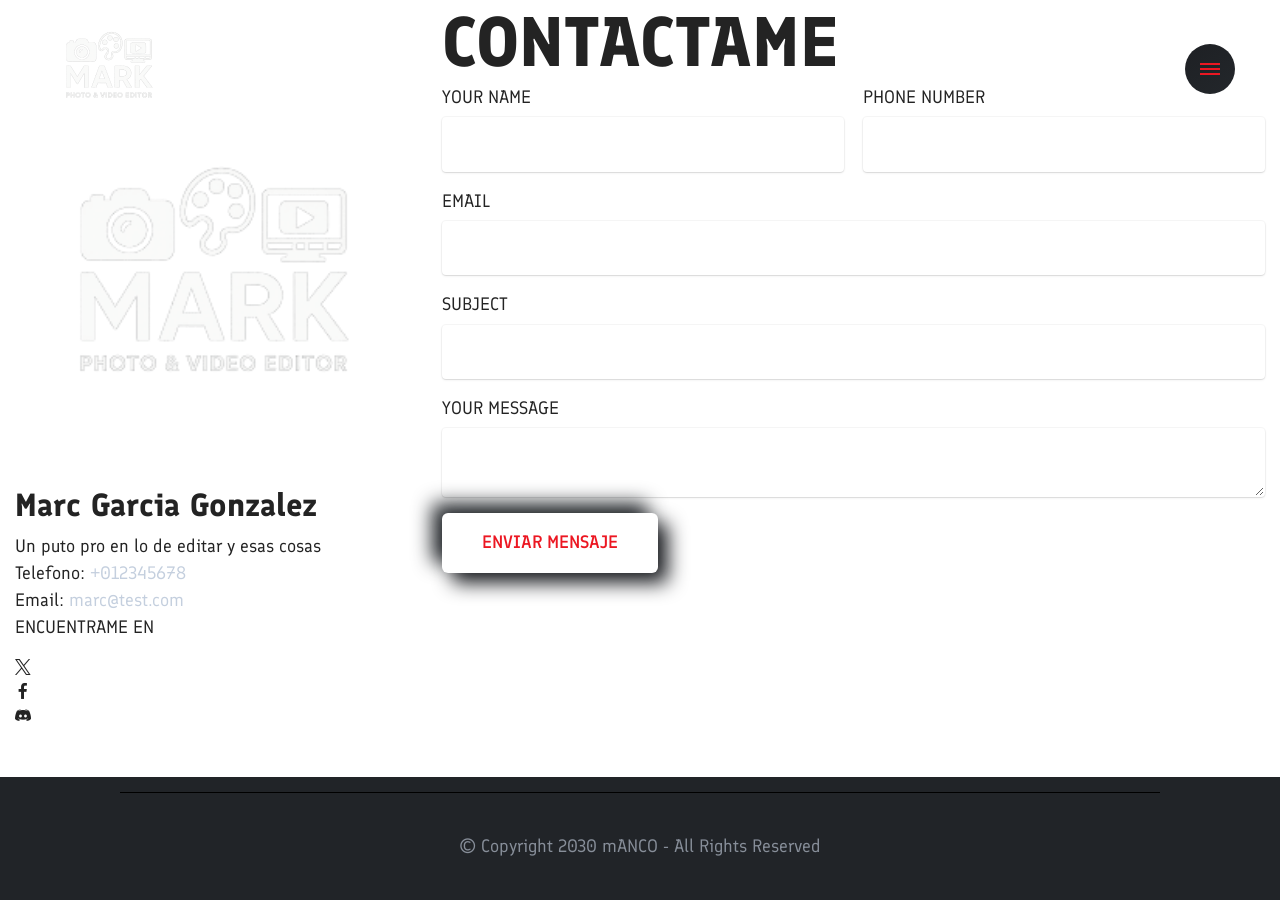
<file: page3.html>
<!DOCTYPE html>
<html  >
<head>
  
  <meta charset="UTF-8">
  <meta http-equiv="X-UA-Compatible" content="IE=edge">
  
  <meta name="viewport" content="width=device-width, initial-scale=1, minimum-scale=1">
  <link rel="shortcut icon" href="assets/images/chatgpt-image-5-may-2025-22-16-31.png-256x256.png" type="image/x-icon">
  <meta name="description" content="">
  
  
  <title>Contacto</title>
  <link rel="stylesheet" href="assets/bootstrap/css/bootstrap.min.css">
  <link rel="stylesheet" href="assets/bootstrap/css/bootstrap-grid.min.css">
  <link rel="stylesheet" href="assets/bootstrap/css/bootstrap-reboot.min.css">
  <link rel="stylesheet" href="assets/animatecss/animate.css">
  <link rel="stylesheet" href="assets/popup-overlay-plugin/style.css">
  <link rel="stylesheet" href="assets/dropdown/css/style.css">
  <link rel="stylesheet" href="assets/socicon/css/styles.css">
  <link rel="stylesheet" href="assets/theme/css/style.css">
  <link rel="preload" href="https://fonts.googleapis.com/css?family=Finlandica:400,500,600,700,400i,500i,600i,700i&display=swap" as="style" onload="this.onload=null;this.rel='stylesheet'">
  <noscript><link rel="stylesheet" href="https://fonts.googleapis.com/css?family=Finlandica:400,500,600,700,400i,500i,600i,700i&display=swap"></noscript>
  <link rel="preload" as="style" href="assets/mobirise/css/mbr-additional.css?v=gJyhcw"><link rel="stylesheet" href="assets/mobirise/css/mbr-additional.css?v=gJyhcw" type="text/css">

  
  
  

</head>
<body>
  
  <section data-bs-version="5.1" class="menu menu2 expertm5 cid-uKkvyQQV8Y" once="menu" id="amenu2-l">
    

    <nav class="navbar navbar-dropdown navbar-fixed-top navbar-expand-lg">
        <div class="container-fluid">
            <div class="navbar-brand">
                <span class="navbar-logo">
                    <a href="#">
                        <img src="assets/images/chatgpt-image-5-may-2025-22-16-31.png-256x256.png" alt="" style="height: 8rem;">
                    </a>
                </span>
                
            </div>
            <div class="offcanvas_box">
                <button class="btn_offcanvas" type="button" data-bs-toggle="offcanvas" data-bs-target="#offcanvasRight" aria-controls="offcanvasRight">
                    <div class="hamburger-offcanvas">
                        <span></span>
                        <span></span>
                        <span></span>
                        <span></span>
                    </div>
                </button>
                <div class="offcanvas offcanvas-end" tabindex="-1" id="offcanvasRight" aria-labelledby="offcanvasRightLabel">

                    <div class="offcanvas-body">
                        <div class="offcanvas_head">
                            <div class="offcanvas_head_container">
                                <div class="navbar-brand">
                                <span class="navbar-logo">
                                     <a href="#">
                                        <img src="assets/images/chatgpt-image-5-may-2025-22-05-30.png-140x140.png" alt="" style="height: 8rem;">
                                     </a>
                                </span>
                                    <span class="navbar-caption-wrap"><a class="navbar-caption text-white display-4" href="#">Marc</a></span>
                                </div>
                                <button type="button" class="btn-close text-reset" data-bs-dismiss="offcanvas" aria-label="Close">
                                    <div class="hamburger-offcanvas">
                                        <span></span>
                                        <span></span>
                                        <span></span>
                                        <span></span>
                                    </div>
                                </button>
                            </div>
                            
                        </div>
                        <div class="offcanvas_link">
                            <ul class="navbar-nav nav-dropdown" data-app-modern-menu="true"><li class="nav-item">
                                    <a class="nav-link link text-warning text-primary display-7" href="index.html">LOBBY</a>
                                </li>
                                <li class="nav-item">
                                    <a class="nav-link link text-warning text-primary display-7" href="fotografias.html">FOTOGRAFIAS</a>
                                </li>
                                <li class="nav-item">
                                    <a class="nav-link link text-warning text-primary display-7" href="proyectos.html">PROYECTOS</a>
                                </li>
                                <li class="nav-item">
                                    <a class="nav-link link text-warning text-primary display-7" href="page3.html">CONTACTO</a>
                                </li></ul>
                        </div>
                        <div class="social-container">
                            <p class="social-title mbr-fonts-style display-7">SIGUEME</p>
                            <div class="social-list justify-content-start">
                                <div class="soc-item">
                                    <a href="index.html"><span class="mbr-iconfont mbr-iconfont-social socicon-twitter socicon"></span></a>
                                </div>
                                <div class="soc-item">
                                    <a href="index.html"><span class="mbr-iconfont mbr-iconfont-social socicon-facebook socicon"></span></a>
                                </div>
                                <div class="soc-item">
                                    <a href="index.html"><span class="mbr-iconfont mbr-iconfont-social socicon-instagram socicon"></span></a>
                                </div>
                                
                                
                                
                            </div>
                        </div>
                        
                    </div>
                </div>
            </div>
        </div>
    </nav>
</section>

<section data-bs-version="5.1" class="form1 expertm5 cid-uKmn4kPwhl" id="aform1-n">
    
    
    <div class="container">
        <div class="row">
            <div class="col-12">
                <div class="mbr-section-head">
                    
                    <h5 class="mbr-section-subtitle mbr-fonts-style align-center mb-0 display-2"><strong>CONTACTAME</strong></h5>
                </div>
            </div>
        </div>

        <div class="row justify-content-center">
            <div class="col-12 col-lg-4 col-info-card">
                <div class="item-card">
                    <div class="item-wrap">
                        <div class="card-bg"></div>
                        <div class="item-img">
                            <img src="assets/images/chatgpt-image-5-may-2025-22-16-31.png-256x256.png" alt="">
                        </div>
                        <div class="card-box">
                            <h5 class="card-title mbr-fonts-style display-5">
                               <strong>Marc Garcia Gonzalez</strong></h5>
                            <h6 class="card-subtitle mbr-fonts-style display-7">
                                Un puto pro en lo de editar y esas cosas</h6>
                            
                            <p class="card-contacts mbr-fonts-style mb-0 display-7">
                                Telefono: <a href="#" class="text-white text-primary">+012345678</a><br>
                                Email: <a href="#" class="text-white text-primary">marc@test.com</a></p>
                            <div class="social-container">
                                <p class="social-title mbr-fonts-style display-7">
                                    ENCUENTRAME EN</p>
                                <div class="social-list">
                                    <div class="soc-item">
                                        <span class="socicon-twitter socicon mbr-iconfont mbr-iconfont-social"></span>
                                    </div>
                                    <div class="soc-item">
                                        <span class="socicon-facebook socicon mbr-iconfont mbr-iconfont-social"></span>
                                    </div>
                                    <div class="soc-item">
                                        <span class="mbr-iconfont mbr-iconfont-social socicon-discord socicon"></span>
                                    </div>
                                    
                                    
                                    
                                </div>
                            </div>
                        </div>
                    </div>
                </div>
            </div>

            <div class="col-12 col-lg-8 col-form">
                <div class="form-main-container">
                    <div class="form-wrap">
                        <div class="mbr-form" data-form-type="formoid">
                            <form action="https://mobirise.eu/" method="POST" class="mbr-form form-with-styler mx-auto" data-form-title="Form Name"><input type="hidden" name="email" data-form-email="true" value="DLU0zhsa3j78nhSnw9DsuziTDvcfHV7hZBPv96fIOtNqxbuLQR312P+p1wdln09w2vwBv61emXUKKCv4/1cszhz55YO4xq1YEraJzkGwXpqHU/9Z+eZ1GQ3mTBDpOQS8.J8pIQRU7o1emHLBVL/dEs27tC5Ixl0w7IAFj9V5L5ZqRwTIM/5sp+Rmo0NWogiFGTplCaYmrGqH2r45+q+x6WnyK6KqmNIGTIqoCiPi6ZtwewH5DbXP7QUqpO3HF05K4">
                                <div class="row">
                                    <div hidden="hidden" data-form-alert="" class="alert alert-success col-12">Thanks for filling out the form!</div>
                                    <div hidden="hidden" data-form-alert-danger="" class="alert alert-danger col-12">
                                        Oops...! some problem!
                                    </div>
                                </div>
                                <div class="dragArea row">
                                    <div class="col-lg-6 col-md-12 col-sm-12 form-group mb-3" data-for="name">
                                        <label for="name-aform1-n" class="form-control-label mbr-fonts-style display-7">YOUR NAME</label>
                                        <input type="text" name="name" data-form-field="name" class="form-control display-7" value="" id="name-aform1-n">
                                    </div>
                                    <div class="col-lg-6 col-md-12 col-sm-12 form-group mb-3" data-for="phone">
                                        <label for="phone-aform1-n" class="form-control-label mbr-fonts-style display-7">PHONE NUMBER</label>
                                        <input type="text" name="phone" data-form-field="phone" class="form-control display-7" value="" id="phone-aform1-n">
                                    </div>
                                    <div class="col-lg-12 col-md-12 col-sm-12 form-group mb-3" data-for="email" style="">
                                        <label for="email-aform1-n" class="form-control-label mbr-fonts-style display-7">EMAIL</label>
                                        <input type="email" name="email" data-form-field="email" class="form-control display-7" value="" id="email-aform1-n">
                                    </div>
                                    <div class="col-lg-12 col-md-12 col-sm-12 form-group mb-3" data-for="subject">
                                        <label for="subject-aform1-n" class="form-control-label mbr-fonts-style display-7">SUBJECT</label>
                                        <input type="text" name="subject" data-form-field="subject" class="form-control display-7" value="" id="subject-aform1-n">
                                    </div>
                                    <div class="col-lg-12 col-md-12 col-sm-12 form-group mb-3" data-for="textarea" style="">
                                        <label for="textarea-aform1-n" class="form-control-label mbr-fonts-style display-7">YOUR MESSAGE</label>
                                        <textarea name="textarea" data-form-field="textarea" class="form-control display-7" id="textarea-aform1-n"></textarea>
                                    </div>
                                    <div class="col-12 align-center mbr-section-btn custom-section-btn"><button type="submit" class="btn btn-warning-outline display-7">ENVIAR MENSAJE</button></div>
                                </div>



                            </form>
                        </div>
                    </div>
                </div>
            </div>
        </div>
    </div>
</section>

<section data-bs-version="5.1" class="footer2 expertm5 cid-thXV9fHxsF mbr-reveal" once="footers" id="afooter2-m">

    

    

    <div class="container-fluid">
        <div class="row">
            <div class="col-12">
                <div class="border-item">
                </div>
            </div>
            <div class="col-12">
                <div class="copyright-container w-100">
                    <p class="mbr-text mb-0 mbr-fonts-style display-7">
                        © Copyright 2030 mANCO - All Rights Reserved
                    </p>
                </div>
            </div>
        </div>
    </div>
</section>


<script src="assets/bootstrap/js/bootstrap.bundle.min.js"></script>
  <script src="assets/smoothscroll/smooth-scroll.js"></script>
  <script src="assets/ytplayer/index.js"></script>
  <script src="assets/dropdown/js/navbar-dropdown.js"></script>
  <script src="assets/theme/js/script.js"></script>
  <script src="assets/formoid/formoid.min.js"></script>
  
  
  
  <input name="animation" type="hidden">
  
</body>
</html>
</file>
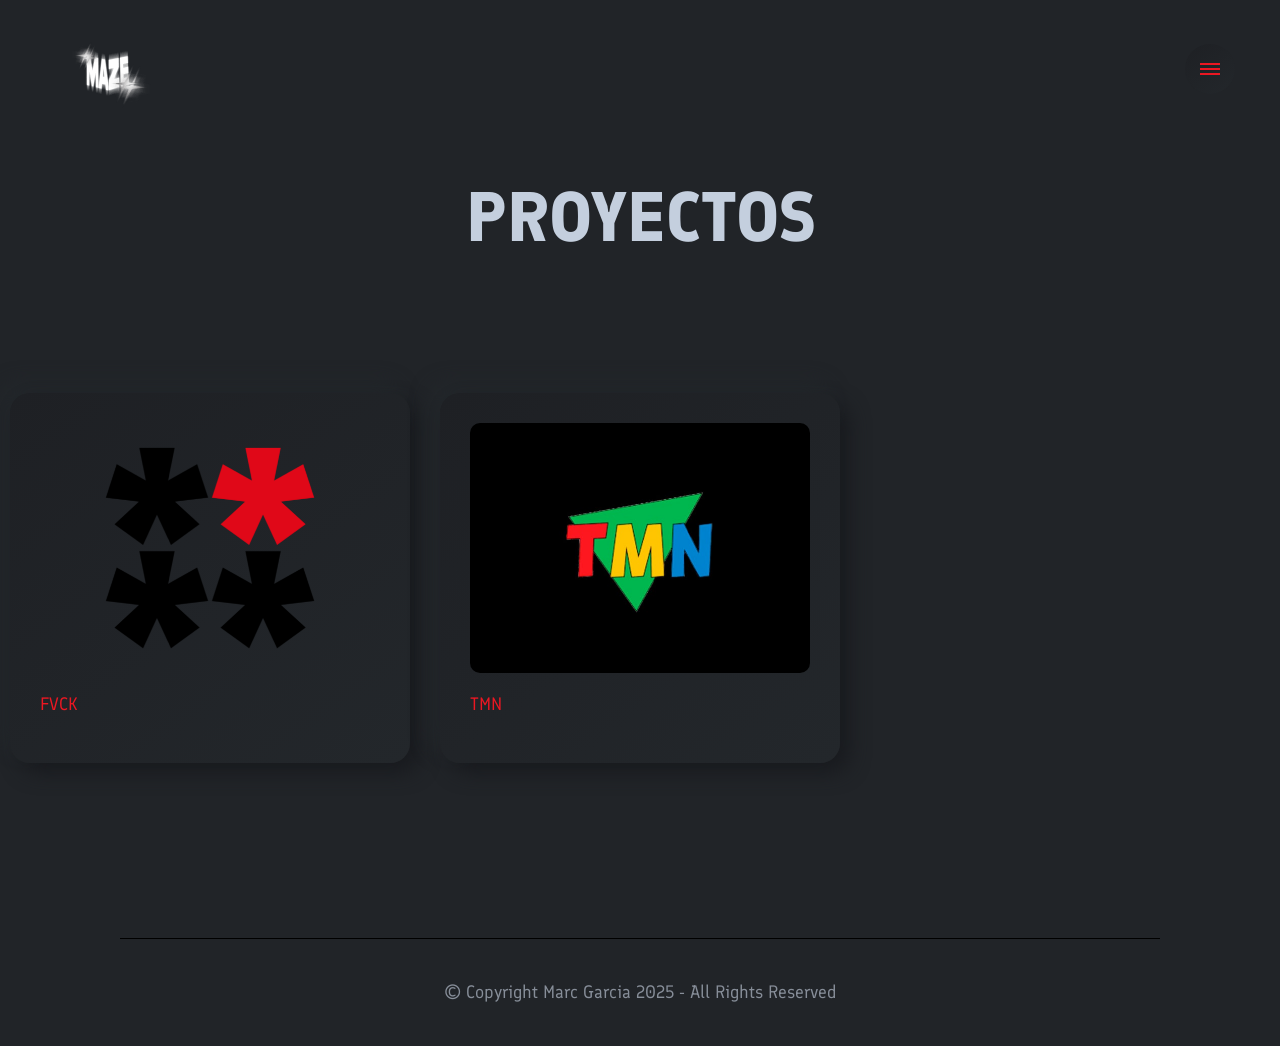
<file: proyectos.html>
<!DOCTYPE html>
<html  >
<head>
  
  <meta charset="UTF-8">
  <meta http-equiv="X-UA-Compatible" content="IE=edge">
  
  <meta name="viewport" content="width=device-width, initial-scale=1, minimum-scale=1">
  <link rel="shortcut icon" href="assets/images/logo-bien-sinfondo.png-256x256.png" type="image/x-icon">
  <meta name="description" content="">
  
  
  <title>Proyectos</title>
  <link rel="stylesheet" href="assets/FontAwesome/css/font-awesome.css">
  <link rel="stylesheet" href="assets/simple-line-icons/simple-line-icons.css">
  <link rel="stylesheet" href="assets/bootstrap/css/bootstrap.min.css">
  <link rel="stylesheet" href="assets/bootstrap/css/bootstrap-grid.min.css">
  <link rel="stylesheet" href="assets/bootstrap/css/bootstrap-reboot.min.css">
  <link rel="stylesheet" href="assets/animatecss/animate.css">
  <link rel="stylesheet" href="assets/popup-overlay-plugin/style.css">
  <link rel="stylesheet" href="assets/dropdown/css/style.css">
  <link rel="stylesheet" href="assets/socicon/css/styles.css">
  <link rel="stylesheet" href="assets/theme/css/style.css">
  <link rel="preload" href="https://fonts.googleapis.com/css?family=Finlandica:400,500,600,700,400i,500i,600i,700i&display=swap" as="style" onload="this.onload=null;this.rel='stylesheet'">
  <noscript><link rel="stylesheet" href="https://fonts.googleapis.com/css?family=Finlandica:400,500,600,700,400i,500i,600i,700i&display=swap"></noscript>
  <link rel="preload" as="style" href="assets/mobirise/css/mbr-additional.css?v=i90uX3"><link rel="stylesheet" href="assets/mobirise/css/mbr-additional.css?v=i90uX3" type="text/css">

  
  
  

</head>
<body>
  
  <section data-bs-version="5.1" class="menu menu2 expertm5 cid-uKkvyQQV8Y" once="menu" id="amenu2-i">
    

    <nav class="navbar navbar-dropdown navbar-fixed-top navbar-expand-lg">
        <div class="container-fluid">
            <div class="navbar-brand">
                <span class="navbar-logo">
                    
                        <img src="assets/images/logo-bien-sinfondo.png-256x256.png" alt="Logo Mark" style="height: 8rem;">
                    
                </span>
                
            </div>
            <div class="offcanvas_box">
                <button class="btn_offcanvas" type="button" data-bs-toggle="offcanvas" data-bs-target="#offcanvasRight" aria-controls="offcanvasRight">
                    <div class="hamburger-offcanvas">
                        <span></span>
                        <span></span>
                        <span></span>
                        <span></span>
                    </div>
                </button>
                <div class="offcanvas offcanvas-end" tabindex="-1" id="offcanvasRight" aria-labelledby="offcanvasRightLabel">

                    <div class="offcanvas-body">
                        <div class="offcanvas_head">
                            <div class="offcanvas_head_container">
                                <div class="navbar-brand">
                                <span class="navbar-logo">
                                     
                                        <img src="assets/images/logo-bien-sinfondo.png-140x140.png" alt="" style="height: 8rem;">
                                     
                                </span>
                                    <span class="navbar-caption-wrap"><a class="navbar-caption text-white display-4" href="#">Marc Garcia</a></span>
                                </div>
                                <button type="button" class="btn-close text-reset" data-bs-dismiss="offcanvas" aria-label="Close">
                                    <div class="hamburger-offcanvas">
                                        <span></span>
                                        <span></span>
                                        <span></span>
                                        <span></span>
                                    </div>
                                </button>
                            </div>
                            
                        </div>
                        <div class="offcanvas_link">
                            <ul class="navbar-nav nav-dropdown" data-app-modern-menu="true"><li class="nav-item">
                                    <a class="nav-link link text-warning text-primary display-7" href="index.html">LOBBY</a>
                                </li>
                                <li class="nav-item">
                                    <a class="nav-link link text-warning text-primary display-7" href="fotografias.html">FOTOGRAFIAS</a>
                                </li>
                                <li class="nav-item">
                                    <a class="nav-link link text-warning text-primary display-7" href="proyectos.html">PROYECTOS</a>
                                </li>
                                <li class="nav-item">
                                    <a class="nav-link link text-warning text-primary display-7" href="contacto.html">CONTACTO</a>
                                </li></ul>
                        </div>
                        <div class="social-container">
                            <p class="social-title mbr-fonts-style display-7">SIGUEME</p>
                            <div class="social-list justify-content-start">
                                <div class="soc-item">
                                    <a href="https://www.youtube.com/channel/UCYoQMQDC6Ts70V7mHRvmlCg"><span class="mbr-iconfont mbr-iconfont-social fa-youtube fa"></span></a>
                                </div>
                                <div class="soc-item">
                                    <a href="https://www.instagram.com/maze1331_/"><span class="mbr-iconfont mbr-iconfont-social sli-social-instagram"></span></a>
                                </div>
                                
                                
                                
                                
                            </div>
                        </div>
                        
                    </div>
                </div>
            </div>
        </div>
    </nav>
</section>

<section data-bs-version="5.1" class="gallery3 expertm5 cid-uKmlQEFOiK" id="agallery3-k">
    

    
    
    <div class="container">
        <div class="row">
            <div class="col-12">
                <div class="mbr-section-head">
                    
                    <h5 class="mbr-section-subtitle mbr-fonts-style align-center mb-0 display-2">
                       <strong>PROYECTOS</strong><br><strong><br></strong></h5>
                </div>
            </div>
        </div>
        <div class="row card-row justify-content-start">
            <div class="item features-image col-12 col-md-6 col-lg-4">
                <div class="item-wrapper">
                    <div class="card-bg"></div>
                    <div class="item-img">
                        <img src="assets/images/portada.png-673x674.png" alt="proyectos">
                    </div>
                    <div class="card-box">
                        <h5 class="card-title mbr-fonts-style display-7">
                            FVCK</h5>
                        
                    </div>
                </div>
            </div>

            <div class="item features-image col-12 col-md-6 col-lg-4">
                <div class="item-wrapper">
                    <div class="card-bg"></div>
                   <div class="item-img">
                        <a href="#" onclick="abrirGaleria(); return false;">
          <img src="assets/images/tmn-portada.jpg-673x673.jpg" class="img-fluid rounded shadow" alt="Imagen miniatura" data-slide-to="0" data-bs-slide-to="0">
        </a>
                    </div>
                    <div class="card-box">
                        <h5 class="card-title mbr-fonts-style display-7">TMN</h5>
                        
                    </div>
                </div>
            </div>
            
<!-- Modal -->
  <div class="modal fade" id="galeriaModal" tabindex="-1" aria-labelledby="galeriaModalLabel" aria-hidden="true">
    <div class="modal-dialog modal-lg modal-dialog-centered">
      <div class="modal-content bg-dark text-white">
        <div class="modal-header">
          <button type="button" class="btn-close btn-close-white" data-bs-dismiss="modal" aria-label="Cerrar"></button>
        </div>
        <div class="modal-body">
          <div id="galeriaCarrusel" class="carousel slide" data-bs-ride="carousel">
            <div class="carousel-inner">
              
              
              <div class="carousel-item active">
                <img src="assets/images/tmn1.jpg" class="d-block w-100" alt="Imagen 1">
              </div>
            </div>
            <button class="carousel-control-prev" type="button" data-bs-target="#galeriaCarrusel" data-bs-slide="prev">
              <span class="carousel-control-prev-icon"></span>
            </button>
            <button class="carousel-control-next" type="button" data-bs-target="#galeriaCarrusel" data-bs-slide="next">
              <span class="carousel-control-next-icon"></span>
            </button>
          </div>
        </div>
      </div>
    </div>
  </div>            
            
      <!-- Bootstrap Modal Script -->
  <script>
    function abrirGaleria() {
      var modal = new bootstrap.Modal(document.getElementById('galeriaModal'));
      modal.show();
    }
  </script>       

        </div>
    </div>
</section>

<section data-bs-version="5.1" class="footer2 expertm5 cid-thXV9fHxsF mbr-reveal" once="footers" id="afooter2-j">

    

    

    <div class="container-fluid">
        <div class="row">
            <div class="col-12">
                <div class="border-item">
                </div>
            </div>
            <div class="col-12">
                <div class="copyright-container w-100">
                    <p class="mbr-text mb-0 mbr-fonts-style display-7">
                        © Copyright Marc Garcia 2025  - All Rights Reserved
                    </p>
                </div>
            </div>
        </div>
    </div>
</section>


<script src="assets/bootstrap/js/bootstrap.bundle.min.js"></script>
  <script src="assets/smoothscroll/smooth-scroll.js"></script>
  <script src="assets/ytplayer/index.js"></script>
  <script src="assets/dropdown/js/navbar-dropdown.js"></script>
  <script src="assets/theme/js/script.js"></script>
  
  
  
  <input name="animation" type="hidden">
  
</body>
</html>
</file>
<file: assets/simple-line-icons/simple-line-icons.css>
@font-face {
  font-family: 'simple-line-icons';
  src: url('fonts/simple-line-icons.eot?v=2.4.0');
  src: url('fonts/simple-line-icons.eot?v=2.4.0#iefix') format('embedded-opentype'), url('fonts/simple-line-icons.woff2?v=2.4.0') format('woff2'), url('fonts/simple-line-icons.ttf?v=2.4.0') format('truetype'), url('fonts/simple-line-icons.woff?v=2.4.0') format('woff'), url('fonts/simple-line-icons.svg?v=2.4.0#simple-line-icons') format('svg');
  font-weight: normal;
  font-style: normal;
}
/*
 use the following css code if you want to have a class per icon.
 instead of a list of all class selectors, you can use the generic [class*="icon-"] selector, but it's slower:
*/
.sli-user,
.sli-people,
.sli-user-female,
.sli-user-follow,
.sli-user-following,
.sli-user-unfollow,
.sli-login,
.sli-logout,
.sli-emotsmile,
.sli-phone,
.sli-call-end,
.sli-call-in,
.sli-call-out,
.sli-map,
.sli-location-pin,
.sli-direction,
.sli-directions,
.sli-compass,
.sli-layers,
.sli-menu,
.sli-list,
.sli-options-vertical,
.sli-options,
.sli-arrow-down,
.sli-arrow-left,
.sli-arrow-right,
.sli-arrow-up,
.sli-arrow-up-circle,
.sli-arrow-left-circle,
.sli-arrow-right-circle,
.sli-arrow-down-circle,
.sli-check,
.sli-clock,
.sli-plus,
.sli-minus,
.sli-close,
.sli-event,
.sli-exclamation,
.sli-organization,
.sli-trophy,
.sli-screen-smartphone,
.sli-screen-desktop,
.sli-plane,
.sli-notebook,
.sli-mustache,
.sli-mouse,
.sli-magnet,
.sli-energy,
.sli-disc,
.sli-cursor,
.sli-cursor-move,
.sli-crop,
.sli-chemistry,
.sli-speedometer,
.sli-shield,
.sli-screen-tablet,
.sli-magic-wand,
.sli-hourglass,
.sli-graduation,
.sli-ghost,
.sli-game-controller,
.sli-fire,
.sli-eyeglass,
.sli-envelope-open,
.sli-envelope-letter,
.sli-bell,
.sli-badge,
.sli-anchor,
.sli-wallet,
.sli-vector,
.sli-speech,
.sli-puzzle,
.sli-printer,
.sli-present,
.sli-playlist,
.sli-pin,
.sli-picture,
.sli-handbag,
.sli-globe-alt,
.sli-globe,
.sli-folder-alt,
.sli-folder,
.sli-film,
.sli-feed,
.sli-drop,
.sli-drawer,
.sli-docs,
.sli-doc,
.sli-diamond,
.sli-cup,
.sli-calculator,
.sli-bubbles,
.sli-briefcase,
.sli-book-open,
.sli-basket-loaded,
.sli-basket,
.sli-bag,
.sli-action-undo,
.sli-action-redo,
.sli-wrench,
.sli-umbrella,
.sli-trash,
.sli-tag,
.sli-support,
.sli-frame,
.sli-size-fullscreen,
.sli-size-actual,
.sli-shuffle,
.sli-share-alt,
.sli-share,
.sli-rocket,
.sli-question,
.sli-pie-chart,
.sli-pencil,
.sli-note,
.sli-loop,
.sli-home,
.sli-grid,
.sli-graph,
.sli-microphone,
.sli-music-tone-alt,
.sli-music-tone,
.sli-earphones-alt,
.sli-earphones,
.sli-equalizer,
.sli-like,
.sli-dislike,
.sli-control-start,
.sli-control-rewind,
.sli-control-play,
.sli-control-pause,
.sli-control-forward,
.sli-control-end,
.sli-volume-1,
.sli-volume-2,
.sli-volume-off,
.sli-calendar,
.sli-bulb,
.sli-chart,
.sli-ban,
.sli-bubble,
.sli-camrecorder,
.sli-camera,
.sli-cloud-download,
.sli-cloud-upload,
.sli-envelope,
.sli-eye,
.sli-flag,
.sli-heart,
.sli-info,
.sli-key,
.sli-link,
.sli-lock,
.sli-lock-open,
.sli-magnifier,
.sli-magnifier-add,
.sli-magnifier-remove,
.sli-paper-clip,
.sli-paper-plane,
.sli-power,
.sli-refresh,
.sli-reload,
.sli-settings,
.sli-star,
.sli-symbol-female,
.sli-symbol-male,
.sli-target,
.sli-credit-card,
.sli-paypal,
.sli-social-tumblr,
.sli-social-twitter,
.sli-social-facebook,
.sli-social-instagram,
.sli-social-linkedin,
.sli-social-pinterest,
.sli-social-github,
.sli-social-google,
.sli-social-reddit,
.sli-social-skype,
.sli-social-dribbble,
.sli-social-behance,
.sli-social-foursqare,
.sli-social-soundcloud,
.sli-social-spotify,
.sli-social-stumbleupon,
.sli-social-youtube,
.sli-social-dropbox,
.sli-social-vkontakte,
.sli-social-steam {
  font-family: 'simple-line-icons';
  speak: none;
  font-style: normal;
  font-weight: normal;
  font-variant: normal;
  text-transform: none;
  line-height: 1;
  /* better font rendering =========== */
  -webkit-font-smoothing: antialiased;
  -moz-osx-font-smoothing: grayscale;
}
.sli-user:before {
  content: "\e005";
}
.sli-people:before {
  content: "\e001";
}
.sli-user-female:before {
  content: "\e000";
}
.sli-user-follow:before {
  content: "\e002";
}
.sli-user-following:before {
  content: "\e003";
}
.sli-user-unfollow:before {
  content: "\e004";
}
.sli-login:before {
  content: "\e066";
}
.sli-logout:before {
  content: "\e065";
}
.sli-emotsmile:before {
  content: "\e021";
}
.sli-phone:before {
  content: "\e600";
}
.sli-call-end:before {
  content: "\e048";
}
.sli-call-in:before {
  content: "\e047";
}
.sli-call-out:before {
  content: "\e046";
}
.sli-map:before {
  content: "\e033";
}
.sli-location-pin:before {
  content: "\e096";
}
.sli-direction:before {
  content: "\e042";
}
.sli-directions:before {
  content: "\e041";
}
.sli-compass:before {
  content: "\e045";
}
.sli-layers:before {
  content: "\e034";
}
.sli-menu:before {
  content: "\e601";
}
.sli-list:before {
  content: "\e067";
}
.sli-options-vertical:before {
  content: "\e602";
}
.sli-options:before {
  content: "\e603";
}
.sli-arrow-down:before {
  content: "\e604";
}
.sli-arrow-left:before {
  content: "\e605";
}
.sli-arrow-right:before {
  content: "\e606";
}
.sli-arrow-up:before {
  content: "\e607";
}
.sli-arrow-up-circle:before {
  content: "\e078";
}
.sli-arrow-left-circle:before {
  content: "\e07a";
}
.sli-arrow-right-circle:before {
  content: "\e079";
}
.sli-arrow-down-circle:before {
  content: "\e07b";
}
.sli-check:before {
  content: "\e080";
}
.sli-clock:before {
  content: "\e081";
}
.sli-plus:before {
  content: "\e095";
}
.sli-minus:before {
  content: "\e615";
}
.sli-close:before {
  content: "\e082";
}
.sli-event:before {
  content: "\e619";
}
.sli-exclamation:before {
  content: "\e617";
}
.sli-organization:before {
  content: "\e616";
}
.sli-trophy:before {
  content: "\e006";
}
.sli-screen-smartphone:before {
  content: "\e010";
}
.sli-screen-desktop:before {
  content: "\e011";
}
.sli-plane:before {
  content: "\e012";
}
.sli-notebook:before {
  content: "\e013";
}
.sli-mustache:before {
  content: "\e014";
}
.sli-mouse:before {
  content: "\e015";
}
.sli-magnet:before {
  content: "\e016";
}
.sli-energy:before {
  content: "\e020";
}
.sli-disc:before {
  content: "\e022";
}
.sli-cursor:before {
  content: "\e06e";
}
.sli-cursor-move:before {
  content: "\e023";
}
.sli-crop:before {
  content: "\e024";
}
.sli-chemistry:before {
  content: "\e026";
}
.sli-speedometer:before {
  content: "\e007";
}
.sli-shield:before {
  content: "\e00e";
}
.sli-screen-tablet:before {
  content: "\e00f";
}
.sli-magic-wand:before {
  content: "\e017";
}
.sli-hourglass:before {
  content: "\e018";
}
.sli-graduation:before {
  content: "\e019";
}
.sli-ghost:before {
  content: "\e01a";
}
.sli-game-controller:before {
  content: "\e01b";
}
.sli-fire:before {
  content: "\e01c";
}
.sli-eyeglass:before {
  content: "\e01d";
}
.sli-envelope-open:before {
  content: "\e01e";
}
.sli-envelope-letter:before {
  content: "\e01f";
}
.sli-bell:before {
  content: "\e027";
}
.sli-badge:before {
  content: "\e028";
}
.sli-anchor:before {
  content: "\e029";
}
.sli-wallet:before {
  content: "\e02a";
}
.sli-vector:before {
  content: "\e02b";
}
.sli-speech:before {
  content: "\e02c";
}
.sli-puzzle:before {
  content: "\e02d";
}
.sli-printer:before {
  content: "\e02e";
}
.sli-present:before {
  content: "\e02f";
}
.sli-playlist:before {
  content: "\e030";
}
.sli-pin:before {
  content: "\e031";
}
.sli-picture:before {
  content: "\e032";
}
.sli-handbag:before {
  content: "\e035";
}
.sli-globe-alt:before {
  content: "\e036";
}
.sli-globe:before {
  content: "\e037";
}
.sli-folder-alt:before {
  content: "\e039";
}
.sli-folder:before {
  content: "\e089";
}
.sli-film:before {
  content: "\e03a";
}
.sli-feed:before {
  content: "\e03b";
}
.sli-drop:before {
  content: "\e03e";
}
.sli-drawer:before {
  content: "\e03f";
}
.sli-docs:before {
  content: "\e040";
}
.sli-doc:before {
  content: "\e085";
}
.sli-diamond:before {
  content: "\e043";
}
.sli-cup:before {
  content: "\e044";
}
.sli-calculator:before {
  content: "\e049";
}
.sli-bubbles:before {
  content: "\e04a";
}
.sli-briefcase:before {
  content: "\e04b";
}
.sli-book-open:before {
  content: "\e04c";
}
.sli-basket-loaded:before {
  content: "\e04d";
}
.sli-basket:before {
  content: "\e04e";
}
.sli-bag:before {
  content: "\e04f";
}
.sli-action-undo:before {
  content: "\e050";
}
.sli-action-redo:before {
  content: "\e051";
}
.sli-wrench:before {
  content: "\e052";
}
.sli-umbrella:before {
  content: "\e053";
}
.sli-trash:before {
  content: "\e054";
}
.sli-tag:before {
  content: "\e055";
}
.sli-support:before {
  content: "\e056";
}
.sli-frame:before {
  content: "\e038";
}
.sli-size-fullscreen:before {
  content: "\e057";
}
.sli-size-actual:before {
  content: "\e058";
}
.sli-shuffle:before {
  content: "\e059";
}
.sli-share-alt:before {
  content: "\e05a";
}
.sli-share:before {
  content: "\e05b";
}
.sli-rocket:before {
  content: "\e05c";
}
.sli-question:before {
  content: "\e05d";
}
.sli-pie-chart:before {
  content: "\e05e";
}
.sli-pencil:before {
  content: "\e05f";
}
.sli-note:before {
  content: "\e060";
}
.sli-loop:before {
  content: "\e064";
}
.sli-home:before {
  content: "\e069";
}
.sli-grid:before {
  content: "\e06a";
}
.sli-graph:before {
  content: "\e06b";
}
.sli-microphone:before {
  content: "\e063";
}
.sli-music-tone-alt:before {
  content: "\e061";
}
.sli-music-tone:before {
  content: "\e062";
}
.sli-earphones-alt:before {
  content: "\e03c";
}
.sli-earphones:before {
  content: "\e03d";
}
.sli-equalizer:before {
  content: "\e06c";
}
.sli-like:before {
  content: "\e068";
}
.sli-dislike:before {
  content: "\e06d";
}
.sli-control-start:before {
  content: "\e06f";
}
.sli-control-rewind:before {
  content: "\e070";
}
.sli-control-play:before {
  content: "\e071";
}
.sli-control-pause:before {
  content: "\e072";
}
.sli-control-forward:before {
  content: "\e073";
}
.sli-control-end:before {
  content: "\e074";
}
.sli-volume-1:before {
  content: "\e09f";
}
.sli-volume-2:before {
  content: "\e0a0";
}
.sli-volume-off:before {
  content: "\e0a1";
}
.sli-calendar:before {
  content: "\e075";
}
.sli-bulb:before {
  content: "\e076";
}
.sli-chart:before {
  content: "\e077";
}
.sli-ban:before {
  content: "\e07c";
}
.sli-bubble:before {
  content: "\e07d";
}
.sli-camrecorder:before {
  content: "\e07e";
}
.sli-camera:before {
  content: "\e07f";
}
.sli-cloud-download:before {
  content: "\e083";
}
.sli-cloud-upload:before {
  content: "\e084";
}
.sli-envelope:before {
  content: "\e086";
}
.sli-eye:before {
  content: "\e087";
}
.sli-flag:before {
  content: "\e088";
}
.sli-heart:before {
  content: "\e08a";
}
.sli-info:before {
  content: "\e08b";
}
.sli-key:before {
  content: "\e08c";
}
.sli-link:before {
  content: "\e08d";
}
.sli-lock:before {
  content: "\e08e";
}
.sli-lock-open:before {
  content: "\e08f";
}
.sli-magnifier:before {
  content: "\e090";
}
.sli-magnifier-add:before {
  content: "\e091";
}
.sli-magnifier-remove:before {
  content: "\e092";
}
.sli-paper-clip:before {
  content: "\e093";
}
.sli-paper-plane:before {
  content: "\e094";
}
.sli-power:before {
  content: "\e097";
}
.sli-refresh:before {
  content: "\e098";
}
.sli-reload:before {
  content: "\e099";
}
.sli-settings:before {
  content: "\e09a";
}
.sli-star:before {
  content: "\e09b";
}
.sli-symbol-female:before {
  content: "\e09c";
}
.sli-symbol-male:before {
  content: "\e09d";
}
.sli-target:before {
  content: "\e09e";
}
.sli-credit-card:before {
  content: "\e025";
}
.sli-paypal:before {
  content: "\e608";
}
.sli-social-tumblr:before {
  content: "\e00a";
}
.sli-social-twitter:before {
  content: "\e009";
}
.sli-social-facebook:before {
  content: "\e00b";
}
.sli-social-instagram:before {
  content: "\e609";
}
.sli-social-linkedin:before {
  content: "\e60a";
}
.sli-social-pinterest:before {
  content: "\e60b";
}
.sli-social-github:before {
  content: "\e60c";
}
.sli-social-google:before {
  content: "\e60d";
}
.sli-social-reddit:before {
  content: "\e60e";
}
.sli-social-skype:before {
  content: "\e60f";
}
.sli-social-dribbble:before {
  content: "\e00d";
}
.sli-social-behance:before {
  content: "\e610";
}
.sli-social-foursqare:before {
  content: "\e611";
}
.sli-social-soundcloud:before {
  content: "\e612";
}
.sli-social-spotify:before {
  content: "\e613";
}
.sli-social-stumbleupon:before {
  content: "\e614";
}
.sli-social-youtube:before {
  content: "\e008";
}
.sli-social-dropbox:before {
  content: "\e00c";
}
.sli-social-vkontakte:before {
  content: "\e618";
}
.sli-social-steam:before {
  content: "\e620";
}
</file>
<file: assets/parallax/jarallax.css>
.jarallax {
    position: relative;
    z-index: 0;
}
.jarallax > .jarallax-img {
    position: absolute;
    object-fit: cover;
    /* support for plugin https://github.com/bfred-it/object-fit-images */
    font-family: 'object-fit: cover;';
    top: 0;
    left: 0;
    width: 100%;
    height: 100%;
    z-index: -1;
}
</file>
<file: assets/popup-overlay-plugin/style.css>
html.is-builder .modal-backdrop.show {
    display: none !important;
}
</file>
<file: assets/dropdown/css/style.css>
.navbar-dropdown {
  left: 0;
  padding: 0;
  position: absolute;
  right: 0;
  top: 0;
  transition: all 0.45s ease;
  z-index: 1030;
  background: #282828; }
  .navbar-dropdown .navbar-logo {
    margin-right: 0.8rem;
    transition: margin 0.3s ease-in-out;
    vertical-align: middle; }
    .navbar-dropdown .navbar-logo img {
      height: 3.125rem;
      transition: all 0.3s ease-in-out; }
    .navbar-dropdown .navbar-logo.mbr-iconfont {
      font-size: 3.125rem;
      line-height: 3.125rem; }
  .navbar-dropdown .navbar-caption {
    font-weight: 700;
    white-space: normal;
    vertical-align: -4px;
    line-height: 3.125rem !important; }
    .navbar-dropdown .navbar-caption, .navbar-dropdown .navbar-caption:hover {
      color: inherit;
      text-decoration: none; }
  .navbar-dropdown .mbr-iconfont + .navbar-caption {
    vertical-align: -1px; }
  .navbar-dropdown.navbar-fixed-top {
    position: fixed; }
  .navbar-dropdown .navbar-brand span {
    vertical-align: -4px; }
  .navbar-dropdown.bg-color.transparent {
    background: none; }
  .navbar-dropdown.navbar-short .navbar-brand {
    padding: 0.625rem 0; }
    .navbar-dropdown.navbar-short .navbar-brand span {
      vertical-align: -1px; }
  .navbar-dropdown.navbar-short .navbar-caption {
    line-height: 2.375rem !important;
    vertical-align: -2px; }
  .navbar-dropdown.navbar-short .navbar-logo {
    margin-right: 0.5rem; }
    .navbar-dropdown.navbar-short .navbar-logo img {
      height: 2.375rem; }
    .navbar-dropdown.navbar-short .navbar-logo.mbr-iconfont {
      font-size: 2.375rem;
      line-height: 2.375rem; }
  .navbar-dropdown.navbar-short .mbr-table-cell {
    height: 3.625rem; }
  .navbar-dropdown .navbar-close {
    left: 0.6875rem;
    position: fixed;
    top: 0.75rem;
    z-index: 1000; }
  .navbar-dropdown .hamburger-icon {
    content: "";
    display: inline-block;
    vertical-align: middle;
    width: 16px;
    -webkit-box-shadow: 0 -6px 0 1px #282828,0 0 0 1px #282828,0 6px 0 1px #282828;
    -moz-box-shadow: 0 -6px 0 1px #282828,0 0 0 1px #282828,0 6px 0 1px #282828;
    box-shadow: 0 -6px 0 1px #282828,0 0 0 1px #282828,0 6px 0 1px #282828; }

.dropdown-menu .dropdown-toggle[data-toggle="dropdown-submenu"]::after {
  border-bottom: 0.35em solid transparent;
  border-left: 0.35em solid;
  border-right: 0;
  border-top: 0.35em solid transparent;
  margin-left: 0.3rem; }

.dropdown-menu .dropdown-item:focus {
  outline: 0; }

.nav-dropdown {
  font-size: 0.75rem;
  font-weight: 500;
  height: auto !important; }
  .nav-dropdown .nav-btn {
    padding-left: 1rem; }
  .nav-dropdown .link {
    margin: .667em 1.667em;
    font-weight: 500;
    padding: 0;
    transition: color .2s ease-in-out; }
    .nav-dropdown .link.dropdown-toggle {
      margin-right: 2.583em; }
      .nav-dropdown .link.dropdown-toggle::after {
        margin-left: .25rem;
        border-top: 0.35em solid;
        border-right: 0.35em solid transparent;
        border-left: 0.35em solid transparent;
        border-bottom: 0; }
      .nav-dropdown .link.dropdown-toggle[aria-expanded="true"] {
        margin: 0;
        padding: 0.667em 3.263em  0.667em 1.667em; }
  .nav-dropdown .link::after,
  .nav-dropdown .dropdown-item::after {
    color: inherit; }
  .nav-dropdown .btn {
    font-size: 0.75rem;
    font-weight: 700;
    letter-spacing: 0;
    margin-bottom: 0;
    padding-left: 1.25rem;
    padding-right: 1.25rem; }
  .nav-dropdown .dropdown-menu {
    border-radius: 0;
    border: 0;
    left: 0;
    margin: 0;
    padding-bottom: 1.25rem;
    padding-top: 1.25rem;
    position: relative; }
  .nav-dropdown .dropdown-submenu {
    margin-left: 0.125rem;
    top: 0; }
  .nav-dropdown .dropdown-item {
    font-weight: 500;
    line-height: 2;
    padding: 0.3846em 4.615em 0.3846em 1.5385em;
    position: relative;
    transition: color .2s ease-in-out, background-color .2s ease-in-out; }
    .nav-dropdown .dropdown-item::after {
      margin-top: -0.3077em;
      position: absolute;
      right: 1.1538em;
      top: 50%; }
    .nav-dropdown .dropdown-item:focus, .nav-dropdown .dropdown-item:hover {
      background: none; }

@media (max-width: 767px) {
  .nav-dropdown.navbar-toggleable-sm {
    bottom: 0;
    display: none;
    left: 0;
    overflow-x: hidden;
    position: fixed;
    top: 0;
    transform: translateX(-100%);
    -ms-transform: translateX(-100%);
    -webkit-transform: translateX(-100%);
    width: 18.75rem;
    z-index: 999; } }
.nav-dropdown.navbar-toggleable-xl {
  bottom: 0;
  display: none;
  left: 0;
  overflow-x: hidden;
  position: fixed;
  top: 0;
  transform: translateX(-100%);
  -ms-transform: translateX(-100%);
  -webkit-transform: translateX(-100%);
  width: 18.75rem;
  z-index: 999; }

.nav-dropdown-sm {
  display: block !important;
  overflow-x: hidden;
  overflow: auto;
  padding-top: 3.875rem; }
  .nav-dropdown-sm::after {
    content: "";
    display: block;
    height: 3rem;
    width: 100%; }
  .nav-dropdown-sm.collapse.in ~ .navbar-close {
    display: block !important; }
  .nav-dropdown-sm.collapsing, .nav-dropdown-sm.collapse.in {
    transform: translateX(0);
    -ms-transform: translateX(0);
    -webkit-transform: translateX(0);
    transition: all 0.25s ease-out;
    -webkit-transition: all 0.25s ease-out;
    background: #282828; }
  .nav-dropdown-sm.collapsing[aria-expanded="false"] {
    transform: translateX(-100%);
    -ms-transform: translateX(-100%);
    -webkit-transform: translateX(-100%); }
  .nav-dropdown-sm .nav-item {
    display: block;
    margin-left: 0 !important;
    padding-left: 0; }
  .nav-dropdown-sm .link,
  .nav-dropdown-sm .dropdown-item {
    border-top: 1px dotted rgba(255, 255, 255, 0.1);
    font-size: 0.8125rem;
    line-height: 1.6;
    margin: 0 !important;
    padding: 0.875rem 2.4rem 0.875rem 1.5625rem !important;
    position: relative;
    white-space: normal; }
    .nav-dropdown-sm .link:focus, .nav-dropdown-sm .link:hover,
    .nav-dropdown-sm .dropdown-item:focus,
    .nav-dropdown-sm .dropdown-item:hover {
      background: rgba(0, 0, 0, 0.2) !important;
      color: #c0a375; }
  .nav-dropdown-sm .nav-btn {
    position: relative;
    padding: 1.5625rem 1.5625rem 0 1.5625rem; }
    .nav-dropdown-sm .nav-btn::before {
      border-top: 1px dotted rgba(255, 255, 255, 0.1);
      content: "";
      left: 0;
      position: absolute;
      top: 0;
      width: 100%; }
    .nav-dropdown-sm .nav-btn + .nav-btn {
      padding-top: 0.625rem; }
      .nav-dropdown-sm .nav-btn + .nav-btn::before {
        display: none; }
  .nav-dropdown-sm .btn {
    padding: 0.625rem 0; }
  .nav-dropdown-sm .dropdown-toggle[data-toggle="dropdown-submenu"]::after {
    margin-left: .25rem;
    border-top: 0.35em solid;
    border-right: 0.35em solid transparent;
    border-left: 0.35em solid transparent;
    border-bottom: 0; }
  .nav-dropdown-sm .dropdown-toggle[data-toggle="dropdown-submenu"][aria-expanded="true"]::after {
    border-top: 0;
    border-right: 0.35em solid transparent;
    border-left: 0.35em solid transparent;
    border-bottom: 0.35em solid; }
  .nav-dropdown-sm .dropdown-menu {
    margin: 0;
    padding: 0;
    position: relative;
    top: 0;
    left: 0;
    width: 100%;
    border: 0;
    float: none;
    border-radius: 0;
    background: none; }
  .nav-dropdown-sm .dropdown-submenu {
    left: 100%;
    margin-left: 0.125rem;
    margin-top: -1.25rem;
    top: 0; }

.navbar-toggleable-sm .nav-dropdown .dropdown-menu {
  position: absolute; }

.navbar-toggleable-sm .nav-dropdown .dropdown-submenu {
  left: 100%;
  margin-left: 0.125rem;
  margin-top: -1.25rem;
  top: 0; }

.navbar-toggleable-sm.opened .nav-dropdown .dropdown-menu {
  position: relative; }

.navbar-toggleable-sm.opened .nav-dropdown .dropdown-submenu {
  left: 0;
  margin-left: 00rem;
  margin-top: 0rem;
  top: 0; }

.is-builder .nav-dropdown.collapsing {
  transition: none !important; }
</file>
<file: assets/socicon/css/styles.css>
@charset "UTF-8";

@font-face {
  font-family: 'Socicon';
  src:  url('../fonts/socicon.eot');
  src:  url('../fonts/socicon.eot?#iefix') format('embedded-opentype'),
    url('../fonts/socicon.woff2') format('woff2'),
    url('../fonts/socicon.ttf') format('truetype'),
    url('../fonts/socicon.woff') format('woff'),
    url('../fonts/socicon.svg#socicon') format('svg');
  font-weight: normal;
  font-style: normal;
  font-display: swap;
}

[data-icon]:before {
  font-family: "socicon" !important;
  content: attr(data-icon);
  font-style: normal !important;
  font-weight: normal !important;
  font-variant: normal !important;
  text-transform: none !important;
  speak: none;
  line-height: 1;
  -webkit-font-smoothing: antialiased;
  -moz-osx-font-smoothing: grayscale;
}

[class^="socicon-"], [class*=" socicon-"] {
  /* use !important to prevent issues with browser extensions that change fonts */
  font-family: 'Socicon' !important;
  speak: none;
  font-style: normal;
  font-weight: normal;
  font-variant: normal;
  text-transform: none;
  line-height: 1;

  /* Better Font Rendering =========== */
  -webkit-font-smoothing: antialiased;
  -moz-osx-font-smoothing: grayscale;
}

.socicon-500px:before {
  content: "\e000";
}
.socicon-8tracks:before {
  content: "\e001";
}
.socicon-airbnb:before {
  content: "\e002";
}
.socicon-alliance:before {
  content: "\e003";
}
.socicon-amazon:before {
  content: "\e004";
}
.socicon-amplement:before {
  content: "\e005";
}
.socicon-android:before {
  content: "\e006";
}
.socicon-angellist:before {
  content: "\e007";
}
.socicon-apple:before {
  content: "\e008";
}
.socicon-appnet:before {
  content: "\e009";
}
.socicon-baidu:before {
  content: "\e00a";
}
.socicon-bandcamp:before {
  content: "\e00b";
}
.socicon-battlenet:before {
  content: "\e00c";
}
.socicon-mixer:before {
  content: "\e00d";
}
.socicon-bebee:before {
  content: "\e00e";
}
.socicon-bebo:before {
  content: "\e00f";
}
.socicon-behance:before {
  content: "\e010";
}
.socicon-blizzard:before {
  content: "\e011";
}
.socicon-blogger:before {
  content: "\e012";
}
.socicon-buffer:before {
  content: "\e013";
}
.socicon-chrome:before {
  content: "\e014";
}
.socicon-coderwall:before {
  content: "\e015";
}
.socicon-curse:before {
  content: "\e016";
}
.socicon-dailymotion:before {
  content: "\e017";
}
.socicon-deezer:before {
  content: "\e018";
}
.socicon-delicious:before {
  content: "\e019";
}
.socicon-deviantart:before {
  content: "\e01a";
}
.socicon-diablo:before {
  content: "\e01b";
}
.socicon-digg:before {
  content: "\e01c";
}
.socicon-discord:before {
  content: "\e01d";
}
.socicon-disqus:before {
  content: "\e01e";
}
.socicon-douban:before {
  content: "\e01f";
}
.socicon-draugiem:before {
  content: "\e020";
}
.socicon-dribbble:before {
  content: "\e021";
}
.socicon-drupal:before {
  content: "\e022";
}
.socicon-ebay:before {
  content: "\e023";
}
.socicon-ello:before {
  content: "\e024";
}
.socicon-endomodo:before {
  content: "\e025";
}
.socicon-envato:before {
  content: "\e026";
}
.socicon-etsy:before {
  content: "\e027";
}
.socicon-facebook:before {
  content: "\e028";
}
.socicon-feedburner:before {
  content: "\e029";
}
.socicon-filmweb:before {
  content: "\e02a";
}
.socicon-firefox:before {
  content: "\e02b";
}
.socicon-flattr:before {
  content: "\e02c";
}
.socicon-flickr:before {
  content: "\e02d";
}
.socicon-formulr:before {
  content: "\e02e";
}
.socicon-forrst:before {
  content: "\e02f";
}
.socicon-foursquare:before {
  content: "\e030";
}
.socicon-friendfeed:before {
  content: "\e031";
}
.socicon-github:before {
  content: "\e032";
}
.socicon-goodreads:before {
  content: "\e033";
}
.socicon-google:before {
  content: "\e034";
}
.socicon-googlescholar:before {
  content: "\e035";
}
.socicon-googlegroups:before {
  content: "\e036";
}
.socicon-googlephotos:before {
  content: "\e037";
}
.socicon-googleplus:before {
  content: "\e038";
}
.socicon-grooveshark:before {
  content: "\e039";
}
.socicon-hackerrank:before {
  content: "\e03a";
}
.socicon-hearthstone:before {
  content: "\e03b";
}
.socicon-hellocoton:before {
  content: "\e03c";
}
.socicon-heroes:before {
  content: "\e03d";
}
.socicon-smashcast:before {
  content: "\e03e";
}
.socicon-horde:before {
  content: "\e03f";
}
.socicon-houzz:before {
  content: "\e040";
}
.socicon-icq:before {
  content: "\e041";
}
.socicon-identica:before {
  content: "\e042";
}
.socicon-imdb:before {
  content: "\e043";
}
.socicon-instagram:before {
  content: "\e044";
}
.socicon-issuu:before {
  content: "\e045";
}
.socicon-istock:before {
  content: "\e046";
}
.socicon-itunes:before {
  content: "\e047";
}
.socicon-keybase:before {
  content: "\e048";
}
.socicon-lanyrd:before {
  content: "\e049";
}
.socicon-lastfm:before {
  content: "\e04a";
}
.socicon-line:before {
  content: "\e04b";
}
.socicon-linkedin:before {
  content: "\e04c";
}
.socicon-livejournal:before {
  content: "\e04d";
}
.socicon-lyft:before {
  content: "\e04e";
}
.socicon-macos:before {
  content: "\e04f";
}
.socicon-mail:before {
  content: "\e050";
}
.socicon-medium:before {
  content: "\e051";
}
.socicon-meetup:before {
  content: "\e052";
}
.socicon-mixcloud:before {
  content: "\e053";
}
.socicon-modelmayhem:before {
  content: "\e054";
}
.socicon-mumble:before {
  content: "\e055";
}
.socicon-myspace:before {
  content: "\e056";
}
.socicon-newsvine:before {
  content: "\e057";
}
.socicon-nintendo:before {
  content: "\e058";
}
.socicon-npm:before {
  content: "\e059";
}
.socicon-odnoklassniki:before {
  content: "\e05a";
}
.socicon-openid:before {
  content: "\e05b";
}
.socicon-opera:before {
  content: "\e05c";
}
.socicon-outlook:before {
  content: "\e05d";
}
.socicon-overwatch:before {
  content: "\e05e";
}
.socicon-patreon:before {
  content: "\e05f";
}
.socicon-paypal:before {
  content: "\e060";
}
.socicon-periscope:before {
  content: "\e061";
}
.socicon-persona:before {
  content: "\e062";
}
.socicon-pinterest:before {
  content: "\e063";
}
.socicon-play:before {
  content: "\e064";
}
.socicon-player:before {
  content: "\e065";
}
.socicon-playstation:before {
  content: "\e066";
}
.socicon-pocket:before {
  content: "\e067";
}
.socicon-qq:before {
  content: "\e068";
}
.socicon-quora:before {
  content: "\e069";
}
.socicon-raidcall:before {
  content: "\e06a";
}
.socicon-ravelry:before {
  content: "\e06b";
}
.socicon-reddit:before {
  content: "\e06c";
}
.socicon-renren:before {
  content: "\e06d";
}
.socicon-researchgate:before {
  content: "\e06e";
}
.socicon-residentadvisor:before {
  content: "\e06f";
}
.socicon-reverbnation:before {
  content: "\e070";
}
.socicon-rss:before {
  content: "\e071";
}
.socicon-sharethis:before {
  content: "\e072";
}
.socicon-skype:before {
  content: "\e073";
}
.socicon-slideshare:before {
  content: "\e074";
}
.socicon-smugmug:before {
  content: "\e075";
}
.socicon-snapchat:before {
  content: "\e076";
}
.socicon-songkick:before {
  content: "\e077";
}
.socicon-soundcloud:before {
  content: "\e078";
}
.socicon-spotify:before {
  content: "\e079";
}
.socicon-stackexchange:before {
  content: "\e07a";
}
.socicon-stackoverflow:before {
  content: "\e07b";
}
.socicon-starcraft:before {
  content: "\e07c";
}
.socicon-stayfriends:before {
  content: "\e07d";
}
.socicon-steam:before {
  content: "\e07e";
}
.socicon-storehouse:before {
  content: "\e07f";
}
.socicon-strava:before {
  content: "\e080";
}
.socicon-streamjar:before {
  content: "\e081";
}
.socicon-stumbleupon:before {
  content: "\e082";
}
.socicon-swarm:before {
  content: "\e083";
}
.socicon-teamspeak:before {
  content: "\e084";
}
.socicon-teamviewer:before {
  content: "\e085";
}
.socicon-technorati:before {
  content: "\e086";
}
.socicon-telegram:before {
  content: "\e087";
}
.socicon-tripadvisor:before {
  content: "\e088";
}
.socicon-tripit:before {
  content: "\e089";
}
.socicon-triplej:before {
  content: "\e08a";
}
.socicon-tumblr:before {
  content: "\e08b";
}
.socicon-twitch:before {
  content: "\e08c";
}
.socicon-twitter:before {
  content: "\e08d";
}
.socicon-uber:before {
  content: "\e08e";
}
.socicon-ventrilo:before {
  content: "\e08f";
}
.socicon-viadeo:before {
  content: "\e090";
}
.socicon-viber:before {
  content: "\e091";
}
.socicon-viewbug:before {
  content: "\e092";
}
.socicon-vimeo:before {
  content: "\e093";
}
.socicon-vine:before {
  content: "\e094";
}
.socicon-vkontakte:before {
  content: "\e095";
}
.socicon-warcraft:before {
  content: "\e096";
}
.socicon-wechat:before {
  content: "\e097";
}
.socicon-weibo:before {
  content: "\e098";
}
.socicon-whatsapp:before {
  content: "\e099";
}
.socicon-wikipedia:before {
  content: "\e09a";
}
.socicon-windows:before {
  content: "\e09b";
}
.socicon-wordpress:before {
  content: "\e09c";
}
.socicon-wykop:before {
  content: "\e09d";
}
.socicon-xbox:before {
  content: "\e09e";
}
.socicon-xing:before {
  content: "\e09f";
}
.socicon-yahoo:before {
  content: "\e0a0";
}
.socicon-yammer:before {
  content: "\e0a1";
}
.socicon-yandex:before {
  content: "\e0a2";
}
.socicon-yelp:before {
  content: "\e0a3";
}
.socicon-younow:before {
  content: "\e0a4";
}
.socicon-youtube:before {
  content: "\e0a5";
}
.socicon-zapier:before {
  content: "\e0a6";
}
.socicon-zerply:before {
  content: "\e0a7";
}
.socicon-zomato:before {
  content: "\e0a8";
}
.socicon-zynga:before {
  content: "\e0a9";
}
.socicon-spreadshirt:before {
  content: "\e901";
}
.socicon-gamejolt:before {
  content: "\e902";
}
.socicon-trello:before {
  content: "\e903";
}
.socicon-tunein:before {
  content: "\e904";
}
.socicon-bloglovin:before {
  content: "\e905";
}
.socicon-gamewisp:before {
  content: "\e906";
}
.socicon-messenger:before {
  content: "\e907";
}
.socicon-pandora:before {
  content: "\e908";
}
.socicon-augment:before {
  content: "\e909";
}
.socicon-bitbucket:before {
  content: "\e90a";
}
.socicon-fyuse:before {
  content: "\e90b";
}
.socicon-yt-gaming:before {
  content: "\e90c";
}
.socicon-sketchfab:before {
  content: "\e90d";
}
.socicon-mobcrush:before {
  content: "\e90e";
}
.socicon-microsoft:before {
  content: "\e90f";
}
.socicon-realtor:before {
  content: "\e910";
}
.socicon-tidal:before {
  content: "\e911";
}
.socicon-qobuz:before {
  content: "\e912";
}
.socicon-natgeo:before {
  content: "\e913";
}
.socicon-mastodon:before {
  content: "\e914";
}
.socicon-unsplash:before {
  content: "\e915";
}
.socicon-homeadvisor:before {
  content: "\e916";
}
.socicon-angieslist:before {
  content: "\e917";
}
.socicon-codepen:before {
  content: "\e918";
}
.socicon-slack:before {
  content: "\e919";
}
.socicon-openaigym:before {
  content: "\e91a";
}
.socicon-logmein:before {
  content: "\e91b";
}
.socicon-fiverr:before {
  content: "\e91c";
}
.socicon-gotomeeting:before {
  content: "\e91d";
}
.socicon-aliexpress:before {
  content: "\e91e";
}
.socicon-guru:before {
  content: "\e91f";
}
.socicon-appstore:before {
  content: "\e920";
}
.socicon-homes:before {
  content: "\e921";
}
.socicon-zoom:before {
  content: "\e922";
}
.socicon-alibaba:before {
  content: "\e923";
}
.socicon-craigslist:before {
  content: "\e924";
}
.socicon-wix:before {
  content: "\e925";
}
.socicon-redfin:before {
  content: "\e926";
}
.socicon-googlecalendar:before {
  content: "\e927";
}
.socicon-shopify:before {
  content: "\e928";
}
.socicon-freelancer:before {
  content: "\e929";
}
.socicon-seedrs:before {
  content: "\e92a";
}
.socicon-bing:before {
  content: "\e92b";
}
.socicon-doodle:before {
  content: "\e92c";
}
.socicon-bonanza:before {
  content: "\e92d";
}
.socicon-squarespace:before {
  content: "\e92e";
}
.socicon-toptal:before {
  content: "\e92f";
}
.socicon-gust:before {
  content: "\e930";
}
.socicon-ask:before {
  content: "\e931";
}
.socicon-trulia:before {
  content: "\e932";
}
.socicon-loomly:before {
  content: "\e933";
}
.socicon-ghost:before {
  content: "\e934";
}
.socicon-upwork:before {
  content: "\e935";
}
.socicon-fundable:before {
  content: "\e936";
}
.socicon-booking:before {
  content: "\e937";
}
.socicon-googlemaps:before {
  content: "\e938";
}
.socicon-zillow:before {
  content: "\e939";
}
.socicon-niconico:before {
  content: "\e93a";
}
.socicon-toneden:before {
  content: "\e93b";
}
.socicon-crunchbase:before {
  content: "\e93c";
}
.socicon-homefy:before {
  content: "\e93d";
}
.socicon-calendly:before {
  content: "\e93e";
}
.socicon-livemaster:before {
  content: "\e93f";
}
.socicon-udemy:before {
  content: "\e940";
}
.socicon-codered:before {
  content: "\e941";
}
.socicon-origin:before {
  content: "\e942";
}
.socicon-nextdoor:before {
  content: "\e943";
}
.socicon-portfolio:before {
  content: "\e944";
}
.socicon-instructables:before {
  content: "\e945";
}
.socicon-gitlab:before {
  content: "\e946";
}
.socicon-hackernews:before {
  content: "\e947";
}
.socicon-smashwords:before {
  content: "\e948";
}
.socicon-kobo:before {
  content: "\e949";
}
.socicon-bookbub:before {
  content: "\e94a";
}
.socicon-mailru:before {
  content: "\e94b";
}
.socicon-moddb:before {
  content: "\e94c";
}
.socicon-indiedb:before {
  content: "\e94d";
}
.socicon-traxsource:before {
  content: "\e94e";
}
.socicon-gamefor:before {
  content: "\e94f";
}
.socicon-pixiv:before {
  content: "\e950";
}
.socicon-myanimelist:before {
  content: "\e951";
}
.socicon-blackberry:before {
  content: "\e952";
}
.socicon-wickr:before {
  content: "\e953";
}
.socicon-spip:before {
  content: "\e954";
}
.socicon-napster:before {
  content: "\e955";
}
.socicon-beatport:before {
  content: "\e956";
}
.socicon-hackerone:before {
  content: "\e957";
}
.socicon-internet:before {
  content: "\e958";
}
.socicon-ubuntu:before {
  content: "\e959";
}
.socicon-artstation:before {
  content: "\e95a";
}
.socicon-invision:before {
  content: "\e95b";
}
.socicon-torial:before {
  content: "\e95c";
}
.socicon-collectorz:before {
  content: "\e95d";
}
.socicon-seenthis:before {
  content: "\e95e";
}
.socicon-googleplaymusic:before {
  content: "\e95f";
}
.socicon-debian:before {
  content: "\e960";
}
.socicon-filmfreeway:before {
  content: "\e961";
}
.socicon-gnome:before {
  content: "\e962";
}
.socicon-itchio:before {
  content: "\e963";
}
.socicon-jamendo:before {
  content: "\e964";
}
.socicon-mix:before {
  content: "\e965";
}
.socicon-sharepoint:before {
  content: "\e966";
}
.socicon-tinder:before {
  content: "\e967";
}
.socicon-windguru:before {
  content: "\e968";
}
.socicon-cdbaby:before {
  content: "\e969";
}
.socicon-elementaryos:before {
  content: "\e96a";
}
.socicon-stage32:before {
  content: "\e96b";
}
.socicon-tiktok:before {
  content: "\e96c";
}
.socicon-gitter:before {
  content: "\e96d";
}
.socicon-letterboxd:before {
  content: "\e96e";
}
.socicon-threema:before {
  content: "\e96f";
}
.socicon-splice:before {
  content: "\e970";
}
.socicon-metapop:before {
  content: "\e971";
}
.socicon-naver:before {
  content: "\e972";
}
.socicon-remote:before {
  content: "\e973";
}
.socicon-flipboard:before {
  content: "\e974";
}
.socicon-googlehangouts:before {
  content: "\e975";
}
.socicon-dlive:before {
  content: "\e976";
}
.socicon-vsco:before {
  content: "\e977";
}
.socicon-stitcher:before {
  content: "\e978";
}
.socicon-avvo:before {
  content: "\e979";
}
.socicon-redbubble:before {
  content: "\e97a";
}
.socicon-society6:before {
  content: "\e97b";
}
.socicon-zazzle:before {
  content: "\e97c";
}
.socicon-eitaa:before {
  content: "\e97d";
}
.socicon-soroush:before {
  content: "\e97e";
}
.socicon-bale:before {
  content: "\e97f";
}
</file>
<file: assets/theme/css/style.css>
@charset "UTF-8";
section {
  background-color: #ffffff;
}

body {
  font-style: normal;
  line-height: 1.5;
  font-weight: 400;
  color: #232323;
  position: relative;
}

button {
  background-color: transparent;
  border-color: transparent;
}

section,
.container,
.container-fluid {
  position: relative;
  word-wrap: break-word;
}

a.mbr-iconfont:hover {
  text-decoration: none;
}

.article .lead p,
.article .lead ul,
.article .lead ol,
.article .lead pre,
.article .lead blockquote {
  margin-bottom: 0;
}

a {
  font-style: normal;
  font-weight: 400;
  cursor: pointer;
}
a, a:hover {
  text-decoration: none;
}

.mbr-section-title {
  font-style: normal;
  line-height: 1.3;
}

.mbr-section-subtitle {
  line-height: 1.3;
}

.mbr-text {
  font-style: normal;
  line-height: 1.7;
}

h1,
h2,
h3,
h4,
h5,
h6,
.display-1,
.display-2,
.display-4,
.display-5,
.display-7,
span,
p,
a {
  line-height: 1;
  word-break: break-word;
  word-wrap: break-word;
  font-weight: 400;
}

b,
strong {
  font-weight: bold;
}

input:-webkit-autofill, input:-webkit-autofill:hover, input:-webkit-autofill:focus, input:-webkit-autofill:active {
  transition-delay: 9999s;
  -webkit-transition-property: background-color, color;
  transition-property: background-color, color;
}

textarea[type=hidden] {
  display: none;
}

section {
  background-position: 50% 50%;
  background-repeat: no-repeat;
  background-size: cover;
}
section .mbr-background-video,
section .mbr-background-video-preview {
  position: absolute;
  bottom: 0;
  left: 0;
  right: 0;
  top: 0;
}

.hidden {
  visibility: hidden;
}

.mbr-z-index20 {
  z-index: 20;
}

/*! Base colors */
.mbr-white {
  color: #ffffff;
}

.mbr-black {
  color: #111111;
}

.mbr-bg-white {
  background-color: #ffffff;
}

.mbr-bg-black {
  background-color: #000000;
}

/*! Text-aligns */
.align-left {
  text-align: left;
}

.align-center {
  text-align: center;
}

.align-right {
  text-align: right;
}

/*! Font-weight  */
.mbr-light {
  font-weight: 300;
}

.mbr-regular {
  font-weight: 400;
}

.mbr-semibold {
  font-weight: 500;
}

.mbr-bold {
  font-weight: 700;
}

/*! Media  */
.media-content {
  flex-basis: 100%;
}

.media-container-row {
  display: flex;
  flex-direction: row;
  flex-wrap: wrap;
  justify-content: center;
  align-content: center;
  align-items: start;
}
.media-container-row .media-size-item {
  width: 400px;
}

.media-container-column {
  display: flex;
  flex-direction: column;
  flex-wrap: wrap;
  justify-content: center;
  align-content: center;
  align-items: stretch;
}
.media-container-column > * {
  width: 100%;
}

@media (min-width: 992px) {
  .media-container-row {
    flex-wrap: nowrap;
  }
}
figure {
  margin-bottom: 0;
  overflow: hidden;
}

figure[mbr-media-size] {
  transition: width 0.1s;
}

img,
iframe {
  display: block;
  width: 100%;
}

.card {
  background-color: transparent;
  border: none;
}

.card-box {
  width: 100%;
}

.card-img {
  text-align: center;
  flex-shrink: 0;
  -webkit-flex-shrink: 0;
}

.media {
  max-width: 100%;
  margin: 0 auto;
}

.mbr-figure {
  align-self: center;
}

.media-container > div {
  max-width: 100%;
}

.mbr-figure img,
.card-img img {
  width: 100%;
}

@media (max-width: 991px) {
  .media-size-item {
    width: auto !important;
  }

  .media {
    width: auto;
  }

  .mbr-figure {
    width: 100% !important;
  }
}
/*! Buttons */
.mbr-section-btn {
  margin-left: -0.6rem;
  margin-right: -0.6rem;
  font-size: 0;
}

.btn {
  font-weight: 600;
  border-width: 1px;
  font-style: normal;
  margin: 0.6rem 0.6rem;
  white-space: normal;
  transition: all 0.2s ease-in-out;
  display: inline-flex;
  align-items: center;
  justify-content: center;
  word-break: break-word;
}

.btn-sm {
  font-weight: 600;
  letter-spacing: 0px;
  transition: all 0.3s ease-in-out;
}

.btn-md {
  font-weight: 600;
  letter-spacing: 0px;
  transition: all 0.3s ease-in-out;
}

.btn-lg {
  font-weight: 600;
  letter-spacing: 0px;
  transition: all 0.3s ease-in-out;
}

.btn-form {
  margin: 0;
}
.btn-form:hover {
  cursor: pointer;
}

nav .mbr-section-btn {
  margin-left: 0rem;
  margin-right: 0rem;
}

/*! Btn icon margin */
.btn .mbr-iconfont,
.btn.btn-sm .mbr-iconfont {
  order: 1;
  cursor: pointer;
  margin-left: 0.5rem;
  vertical-align: sub;
}

.btn.btn-md .mbr-iconfont,
.btn.btn-md .mbr-iconfont {
  margin-left: 0.8rem;
}

.mbr-regular {
  font-weight: 400;
}

.mbr-semibold {
  font-weight: 500;
}

.mbr-bold {
  font-weight: 700;
}

[type=submit] {
  -webkit-appearance: none;
}

/*! Full-screen */
.mbr-fullscreen .mbr-overlay {
  min-height: 100vh;
}

.mbr-fullscreen {
  display: flex;
  display: -moz-flex;
  display: -ms-flex;
  display: -o-flex;
  align-items: center;
  min-height: 100vh;
  padding-top: 3rem;
  padding-bottom: 3rem;
}

/*! Map */
.map {
  height: 25rem;
  position: relative;
}
.map iframe {
  width: 100%;
  height: 100%;
}

/*! Scroll to top arrow */
.mbr-arrow-up {
  bottom: 25px;
  right: 90px;
  position: fixed;
  text-align: right;
  z-index: 5000;
  color: #ffffff;
  font-size: 22px;
}

.mbr-arrow-up a {
  background: rgba(0, 0, 0, 0.2);
  border-radius: 50%;
  color: #fff;
  display: inline-block;
  height: 60px;
  width: 60px;
  border: 2px solid #fff;
  outline-style: none !important;
  position: relative;
  text-decoration: none;
  transition: all 0.3s ease-in-out;
  cursor: pointer;
  text-align: center;
}
.mbr-arrow-up a:hover {
  background-color: rgba(0, 0, 0, 0.4);
}
.mbr-arrow-up a i {
  line-height: 60px;
}

.mbr-arrow-up-icon {
  display: block;
  color: #fff;
}

.mbr-arrow-up-icon::before {
  content: "›";
  display: inline-block;
  font-family: serif;
  font-size: 22px;
  line-height: 1;
  font-style: normal;
  position: relative;
  top: 6px;
  left: -4px;
  transform: rotate(-90deg);
}

/*! Arrow Down */
.mbr-arrow {
  position: absolute;
  bottom: 45px;
  left: 50%;
  width: 60px;
  height: 60px;
  cursor: pointer;
  background-color: rgba(80, 80, 80, 0.5);
  border-radius: 50%;
  transform: translateX(-50%);
}
@media (max-width: 767px) {
  .mbr-arrow {
    display: none;
  }
}
.mbr-arrow > a {
  display: inline-block;
  text-decoration: none;
  outline-style: none;
  -webkit-animation: arrowdown 1.7s ease-in-out infinite;
          animation: arrowdown 1.7s ease-in-out infinite;
  color: #ffffff;
}
.mbr-arrow > a > i {
  position: absolute;
  top: -2px;
  left: 15px;
  font-size: 2rem;
}

#scrollToTop a i::before {
  content: "";
  position: absolute;
  display: block;
  border-bottom: 2.5px solid #fff;
  border-left: 2.5px solid #fff;
  width: 27.8%;
  height: 27.8%;
  left: 50%;
  top: 51%;
  transform: translateY(-30%) translateX(-50%) rotate(135deg);
}

@keyframes arrowdown {
  0% {
    transform: translateY(0px);
  }
  50% {
    transform: translateY(-5px);
  }
  100% {
    transform: translateY(0px);
  }
}
@-webkit-keyframes arrowdown {
  0% {
    transform: translateY(0px);
  }
  50% {
    transform: translateY(-5px);
  }
  100% {
    transform: translateY(0px);
  }
}
@media (max-width: 500px) {
  .mbr-arrow-up {
    left: 0;
    right: 0;
    text-align: center;
  }
}
/*Gradients animation*/
@keyframes gradient-animation {
  from {
    background-position: 0% 100%;
    -webkit-animation-timing-function: ease-in-out;
            animation-timing-function: ease-in-out;
  }
  to {
    background-position: 100% 0%;
    -webkit-animation-timing-function: ease-in-out;
            animation-timing-function: ease-in-out;
  }
}
@-webkit-keyframes gradient-animation {
  from {
    background-position: 0% 100%;
    -webkit-animation-timing-function: ease-in-out;
            animation-timing-function: ease-in-out;
  }
  to {
    background-position: 100% 0%;
    -webkit-animation-timing-function: ease-in-out;
            animation-timing-function: ease-in-out;
  }
}
.bg-gradient {
  background-size: 200% 200%;
  animation: gradient-animation 5s infinite alternate;
  -webkit-animation: gradient-animation 5s infinite alternate;
}

.menu .navbar-brand {
  display: -webkit-flex;
}
.menu .navbar-brand span {
  display: flex;
  display: -webkit-flex;
}
.menu .navbar-brand .navbar-caption-wrap {
  display: -webkit-flex;
}
.menu .navbar-brand .navbar-logo img {
  display: -webkit-flex;
  width: auto;
}
@media (min-width: 768px) and (max-width: 991px) {
  .menu .navbar-toggleable-sm .navbar-nav {
    display: -ms-flexbox;
  }
}
@media (max-width: 991px) {
  .menu .navbar-collapse {
    max-height: 93.5vh;
  }
  .menu .navbar-collapse.show {
    overflow: auto;
  }
}
@media (min-width: 992px) {
  .menu .navbar-nav.nav-dropdown {
    display: -webkit-flex;
  }
  .menu .navbar-toggleable-sm .navbar-collapse {
    display: -webkit-flex !important;
  }
  .menu .collapsed .navbar-collapse {
    max-height: 93.5vh;
  }
  .menu .collapsed .navbar-collapse.show {
    overflow: auto;
  }
}
@media (max-width: 767px) {
  .menu .navbar-collapse {
    max-height: 80vh;
  }
}

.nav-link .mbr-iconfont {
  margin-right: 0.5rem;
}

.navbar {
  display: -webkit-flex;
  -webkit-flex-wrap: wrap;
  -webkit-align-items: center;
  -webkit-justify-content: space-between;
}

.navbar-collapse {
  -webkit-flex-basis: 100%;
  -webkit-flex-grow: 1;
  -webkit-align-items: center;
}

.nav-dropdown .link {
  padding: 0.667em 1.667em !important;
  margin: 0 !important;
}

.nav {
  display: -webkit-flex;
  -webkit-flex-wrap: wrap;
}

.row {
  display: -webkit-flex;
  -webkit-flex-wrap: wrap;
}

.justify-content-center {
  -webkit-justify-content: center;
}

.form-inline {
  display: -webkit-flex;
}

.card-wrapper {
  -webkit-flex: 1;
}

.carousel-control {
  z-index: 10;
  display: -webkit-flex;
}

.carousel-controls {
  display: -webkit-flex;
}

.media {
  display: -webkit-flex;
}

.form-group:focus {
  outline: none;
}

.jq-selectbox__select {
  padding: 7px 0;
  position: relative;
}

.jq-selectbox__dropdown {
  overflow: hidden;
  border-radius: 10px;
  position: absolute;
  top: 100%;
  left: 0 !important;
  width: 100% !important;
}

.jq-selectbox__trigger-arrow {
  right: 0;
  transform: translateY(-50%);
}

.jq-selectbox li {
  padding: 1.07em 0.5em;
}

input[type=range] {
  padding-left: 0 !important;
  padding-right: 0 !important;
}

.modal-dialog,
.modal-content {
  height: 100%;
}

.modal-dialog .carousel-inner {
  height: calc(100vh - 1.75rem);
}
@media (max-width: 575px) {
  .modal-dialog .carousel-inner {
    height: calc(100vh - 1rem);
  }
}

.carousel-item {
  text-align: center;
}

.carousel-item img {
  margin: auto;
}

.navbar-toggler {
  align-self: flex-start;
  padding: 0.25rem 0.75rem;
  font-size: 1.25rem;
  line-height: 1;
  background: transparent;
  border: 1px solid transparent;
  border-radius: 0.25rem;
}

.navbar-toggler:focus,
.navbar-toggler:hover {
  text-decoration: none;
  box-shadow: none;
}

.navbar-toggler-icon {
  display: inline-block;
  width: 1.5em;
  height: 1.5em;
  vertical-align: middle;
  content: "";
  background: no-repeat center center;
  background-size: 100% 100%;
}

.navbar-toggler-left {
  position: absolute;
  left: 1rem;
}

.navbar-toggler-right {
  position: absolute;
  right: 1rem;
}

.card-img {
  width: auto;
}

.menu .navbar.collapsed:not(.beta-menu) {
  flex-direction: column;
}

.carousel-item.active,
.carousel-item-next,
.carousel-item-prev {
  display: flex;
}

.note-air-layout .dropup .dropdown-menu,
.note-air-layout .navbar-fixed-bottom .dropdown .dropdown-menu {
  bottom: initial !important;
}

html,
body {
  height: auto;
  min-height: 100vh;
}

.dropup .dropdown-toggle::after {
  display: none;
}

.form-asterisk {
  font-family: initial;
  position: absolute;
  top: -2px;
  font-weight: normal;
}

.form-control-label {
  position: relative;
  cursor: pointer;
  margin-bottom: 0.357em;
  padding: 0;
}

.alert {
  color: #ffffff;
  border-radius: 0;
  border: 0;
  font-size: 1.1rem;
  line-height: 1.5;
  margin-bottom: 1.875rem;
  padding: 1.25rem;
  position: relative;
  text-align: center;
}
.alert.alert-form::after {
  background-color: inherit;
  bottom: -7px;
  content: "";
  display: block;
  height: 14px;
  left: 50%;
  margin-left: -7px;
  position: absolute;
  transform: rotate(45deg);
  width: 14px;
}

.form-control {
  background-color: #ffffff;
  background-clip: border-box;
  color: #232323;
  line-height: 1rem !important;
  height: auto;
  padding: 0.6rem 1.2rem;
  transition: border-color 0.25s ease 0s;
  border: 1px solid transparent !important;
  border-radius: 4px;
  box-shadow: rgba(0, 0, 0, 0.07) 0px 1px 1px 0px, rgba(0, 0, 0, 0.07) 0px 1px 3px 0px, rgba(0, 0, 0, 0.03) 0px 0px 0px 1px;
}
.form-active .form-control:invalid {
  border-color: red;
}

form .row {
  margin-left: -0.6rem;
  margin-right: -0.6rem;
}
form .row [class*=col] {
  padding-left: 0.6rem;
  padding-right: 0.6rem;
}

form .mbr-section-btn {
  margin: 0;
  padding-left: 0.6rem;
  padding-right: 0.6rem;
}

form .btn {
  display: flex;
  padding: 0.6rem 1.2rem;
  margin: 0;
}

form .form-check-input {
  margin-top: 0.5;
}

textarea.form-control {
  line-height: 1.5rem !important;
}

.form-group {
  margin-bottom: 1.2rem;
}

.form-control,
form .btn {
  min-height: 48px;
}

.gdpr-block label span.textGDPR input[name=gdpr] {
  top: 7px;
}

.form-control:focus {
  box-shadow: none;
}

:focus {
  outline: none;
}

.mbr-overlay {
  background-color: #000;
  bottom: 0;
  left: 0;
  opacity: 0.5;
  position: absolute;
  right: 0;
  top: 0;
  z-index: 0;
  pointer-events: none;
}

blockquote {
  font-style: italic;
  padding: 3rem;
  font-size: 1.09rem;
  position: relative;
  border-left: 3px solid;
}

ul,
ol,
pre,
blockquote {
  margin-bottom: 2.3125rem;
}

.mt-4 {
  margin-top: 2rem !important;
}

.mb-4 {
  margin-bottom: 2rem !important;
}

@media (min-width: 992px) {
  .container {
    padding-left: 16px;
    padding-right: 16px;
  }

  .row {
    margin-left: -16px;
    margin-right: -16px;
  }
  .row > [class*=col] {
    padding-left: 16px;
    padding-right: 16px;
  }
}
@media (min-width: 768px) {
  .container-fluid {
    padding-left: 32px;
    padding-right: 32px;
  }
}
@media (min-width: 768px) and (max-width: 991px) {
  .mbr-container {
    padding-left: 32px;
    padding-right: 32px;
  }
}
@media (max-width: 767px) {
  .mbr-container {
    padding-left: 16px;
    padding-right: 16px;
  }
}
.card-wrapper,
.item-wrapper {
  overflow: hidden;
}

.app-video-wrapper > img {
  opacity: 1;
}

.item {
  position: relative;
}

.dropdown-menu .dropdown-menu {
  left: 100%;
}

.dropdown-item + .dropdown-menu {
  display: none;
}

.dropdown-item:hover + .dropdown-menu,
.dropdown-menu:hover {
  display: block;
}

@media (min-aspect-ratio: 16/9) {
  .mbr-video-foreground {
    height: 300% !important;
    top: -100% !important;
  }
}
@media (max-aspect-ratio: 16/9) {
  .mbr-video-foreground {
    width: 300% !important;
    left: -100% !important;
  }
}
</file>
<file: assets/mobirise/css/mbr-additional.css>
.btn {
  border-width: 2px;
}
body {
  font-family: Finlandica;
}
.display-1 {
  font-family: 'Finlandica', sans-serif;
  font-size: 7.5rem;
  line-height: 1.1;
}
.display-1 > .mbr-iconfont {
  font-size: 9.375rem;
}
.display-2 {
  font-family: 'Finlandica', sans-serif;
  font-size: 4.375rem;
  line-height: 1.2;
}
.display-2 > .mbr-iconfont {
  font-size: 5.46875rem;
}
.display-4 {
  font-family: 'Finlandica', sans-serif;
  font-size: 1.7rem;
  line-height: 1.5;
}
.display-4 > .mbr-iconfont {
  font-size: 2.125rem;
}
.display-5 {
  font-family: 'Finlandica', sans-serif;
  font-size: 2rem;
  line-height: 1.5;
}
.display-5 > .mbr-iconfont {
  font-size: 2.5rem;
}
.display-7 {
  font-family: 'Finlandica', sans-serif;
  font-size: 1.125rem;
  line-height: 1.5;
}
.display-7 > .mbr-iconfont {
  font-size: 1.40625rem;
}
/* ---- Fluid typography for mobile devices ---- */
/* 1.4 - font scale ratio ( bootstrap == 1.42857 ) */
/* 100vw - current viewport width */
/* (48 - 20)  48 == 48rem == 768px, 20 == 20rem == 320px(minimal supported viewport) */
/* 0.65 - min scale variable, may vary */
@media (max-width: 992px) {
  .display-1 {
    font-size: 6rem;
  }
}
@media (max-width: 768px) {
  .display-1 {
    font-size: 5.25rem;
    font-size: calc( 3.2749999999999995rem + (7.5 - 3.2749999999999995) * ((100vw - 20rem) / (48 - 20)));
    line-height: calc( 1.1 * (3.2749999999999995rem + (7.5 - 3.2749999999999995) * ((100vw - 20rem) / (48 - 20))));
  }
  .display-2 {
    font-size: 3.5rem;
    font-size: calc( 2.18125rem + (4.375 - 2.18125) * ((100vw - 20rem) / (48 - 20)));
    line-height: calc( 1.3 * (2.18125rem + (4.375 - 2.18125) * ((100vw - 20rem) / (48 - 20))));
  }
  .display-4 {
    font-size: 1.36rem;
    font-size: calc( 1.245rem + (1.7 - 1.245) * ((100vw - 20rem) / (48 - 20)));
    line-height: calc( 1.4 * (1.245rem + (1.7 - 1.245) * ((100vw - 20rem) / (48 - 20))));
  }
  .display-5 {
    font-size: 1.6rem;
    font-size: calc( 1.35rem + (2 - 1.35) * ((100vw - 20rem) / (48 - 20)));
    line-height: calc( 1.4 * (1.35rem + (2 - 1.35) * ((100vw - 20rem) / (48 - 20))));
  }
  .display-7 {
    font-size: 0.9rem;
    font-size: calc( 1.04375rem + (1.125 - 1.04375) * ((100vw - 20rem) / (48 - 20)));
    line-height: calc( 1.4 * (1.04375rem + (1.125 - 1.04375) * ((100vw - 20rem) / (48 - 20))));
  }
}
/* Buttons */
.btn {
  padding: 0.6rem 1.2rem;
  border-radius: 4px;
}
.btn-sm {
  padding: 0.6rem 1.2rem;
  border-radius: 4px;
}
.btn-md {
  padding: 0.6rem 1.2rem;
  border-radius: 4px;
}
.btn-lg {
  padding: 1rem 2.6rem;
  border-radius: 4px;
}
.bg-primary {
  background-color: #ec1722 !important;
}
.bg-success {
  background-color: #8fff32 !important;
}
.bg-info {
  background-color: #312ca8 !important;
}
.bg-warning {
  background-color: #ec1722 !important;
}
.bg-danger {
  background-color: #13171f !important;
}
.btn-primary,
.btn-primary:active {
  background-color: #ec1722 !important;
  border-color: #ec1722 !important;
  color: #ffffff !important;
  box-shadow: 0 2px 2px 0 rgba(0, 0, 0, 0.2);
}
.btn-primary:hover,
.btn-primary:focus,
.btn-primary.focus,
.btn-primary.active {
  color: #ffffff !important;
  background-color: #9f0d15 !important;
  border-color: #9f0d15 !important;
  box-shadow: 0 2px 5px 0 rgba(0, 0, 0, 0.2);
}
.btn-primary.disabled,
.btn-primary:disabled {
  color: #ffffff !important;
  background-color: #9f0d15 !important;
  border-color: #9f0d15 !important;
}
.btn-secondary,
.btn-secondary:active {
  background-color: #ffe900 !important;
  border-color: #ffe900 !important;
  color: #000000 !important;
  box-shadow: 0 2px 2px 0 rgba(0, 0, 0, 0.2);
}
.btn-secondary:hover,
.btn-secondary:focus,
.btn-secondary.focus,
.btn-secondary.active {
  color: #ffffff !important;
  background-color: #a89a00 !important;
  border-color: #a89a00 !important;
  box-shadow: 0 2px 5px 0 rgba(0, 0, 0, 0.2);
}
.btn-secondary.disabled,
.btn-secondary:disabled {
  color: #000000 !important;
  background-color: #a89a00 !important;
  border-color: #a89a00 !important;
}
.btn-info,
.btn-info:active {
  background-color: #312ca8 !important;
  border-color: #312ca8 !important;
  color: #ffffff !important;
  box-shadow: 0 2px 2px 0 rgba(0, 0, 0, 0.2);
}
.btn-info:hover,
.btn-info:focus,
.btn-info.focus,
.btn-info.active {
  color: #ffffff !important;
  background-color: #1d1a63 !important;
  border-color: #1d1a63 !important;
  box-shadow: 0 2px 5px 0 rgba(0, 0, 0, 0.2);
}
.btn-info.disabled,
.btn-info:disabled {
  color: #ffffff !important;
  background-color: #1d1a63 !important;
  border-color: #1d1a63 !important;
}
.btn-success,
.btn-success:active {
  background-color: #8fff32 !important;
  border-color: #8fff32 !important;
  color: #173200 !important;
  box-shadow: 0 2px 2px 0 rgba(0, 0, 0, 0.2);
}
.btn-success:hover,
.btn-success:focus,
.btn-success.focus,
.btn-success.active {
  color: #ffffff !important;
  background-color: #63da00 !important;
  border-color: #63da00 !important;
  box-shadow: 0 2px 5px 0 rgba(0, 0, 0, 0.2);
}
.btn-success.disabled,
.btn-success:disabled {
  color: #173200 !important;
  background-color: #63da00 !important;
  border-color: #63da00 !important;
}
.btn-warning,
.btn-warning:active {
  background-color: #ec1722 !important;
  border-color: #ec1722 !important;
  color: #ffffff !important;
  box-shadow: 0 2px 2px 0 rgba(0, 0, 0, 0.2);
}
.btn-warning:hover,
.btn-warning:focus,
.btn-warning.focus,
.btn-warning.active {
  color: #ffffff !important;
  background-color: #9f0d15 !important;
  border-color: #9f0d15 !important;
  box-shadow: 0 2px 5px 0 rgba(0, 0, 0, 0.2);
}
.btn-warning.disabled,
.btn-warning:disabled {
  color: #ffffff !important;
  background-color: #9f0d15 !important;
  border-color: #9f0d15 !important;
}
.btn-danger,
.btn-danger:active {
  background-color: #13171f !important;
  border-color: #13171f !important;
  color: #ffffff !important;
  box-shadow: 0 2px 2px 0 rgba(0, 0, 0, 0.2);
}
.btn-danger:hover,
.btn-danger:focus,
.btn-danger.focus,
.btn-danger.active {
  color: #ffffff !important;
  background-color: #000000 !important;
  border-color: #000000 !important;
  box-shadow: 0 2px 5px 0 rgba(0, 0, 0, 0.2);
}
.btn-danger.disabled,
.btn-danger:disabled {
  color: #ffffff !important;
  background-color: #000000 !important;
  border-color: #000000 !important;
}
.btn-white,
.btn-white:active {
  background-color: #c4cfde !important;
  border-color: #c4cfde !important;
  color: #3a4e69 !important;
  box-shadow: 0 2px 2px 0 rgba(0, 0, 0, 0.2);
}
.btn-white:hover,
.btn-white:focus,
.btn-white.focus,
.btn-white.active {
  color: #ffffff !important;
  background-color: #8ca2bf !important;
  border-color: #8ca2bf !important;
  box-shadow: 0 2px 5px 0 rgba(0, 0, 0, 0.2);
}
.btn-white.disabled,
.btn-white:disabled {
  color: #3a4e69 !important;
  background-color: #8ca2bf !important;
  border-color: #8ca2bf !important;
}
.btn-black,
.btn-black:active {
  background-color: #212428 !important;
  border-color: #212428 !important;
  color: #ffffff !important;
  box-shadow: 0 2px 2px 0 rgba(0, 0, 0, 0.2);
}
.btn-black:hover,
.btn-black:focus,
.btn-black.focus,
.btn-black.active {
  color: #ffffff !important;
  background-color: #000000 !important;
  border-color: #000000 !important;
  box-shadow: 0 2px 5px 0 rgba(0, 0, 0, 0.2);
}
.btn-black.disabled,
.btn-black:disabled {
  color: #ffffff !important;
  background-color: #000000 !important;
  border-color: #000000 !important;
}
.btn-primary-outline,
.btn-primary-outline:active {
  background-color: transparent !important;
  border-color: #ec1722;
  color: #ec1722;
}
.btn-primary-outline:hover,
.btn-primary-outline:focus,
.btn-primary-outline.focus,
.btn-primary-outline.active {
  color: #9f0d15 !important;
  background-color: transparent!important;
  border-color: #9f0d15 !important;
  box-shadow: none!important;
}
.btn-primary-outline.disabled,
.btn-primary-outline:disabled {
  color: #ffffff !important;
  background-color: #ec1722 !important;
  border-color: #ec1722 !important;
}
.btn-secondary-outline,
.btn-secondary-outline:active {
  background-color: transparent !important;
  border-color: #ffe900;
  color: #ffe900;
}
.btn-secondary-outline:hover,
.btn-secondary-outline:focus,
.btn-secondary-outline.focus,
.btn-secondary-outline.active {
  color: #a89a00 !important;
  background-color: transparent!important;
  border-color: #a89a00 !important;
  box-shadow: none!important;
}
.btn-secondary-outline.disabled,
.btn-secondary-outline:disabled {
  color: #000000 !important;
  background-color: #ffe900 !important;
  border-color: #ffe900 !important;
}
.btn-info-outline,
.btn-info-outline:active {
  background-color: transparent !important;
  border-color: #312ca8;
  color: #312ca8;
}
.btn-info-outline:hover,
.btn-info-outline:focus,
.btn-info-outline.focus,
.btn-info-outline.active {
  color: #1d1a63 !important;
  background-color: transparent!important;
  border-color: #1d1a63 !important;
  box-shadow: none!important;
}
.btn-info-outline.disabled,
.btn-info-outline:disabled {
  color: #ffffff !important;
  background-color: #312ca8 !important;
  border-color: #312ca8 !important;
}
.btn-success-outline,
.btn-success-outline:active {
  background-color: transparent !important;
  border-color: #8fff32;
  color: #8fff32;
}
.btn-success-outline:hover,
.btn-success-outline:focus,
.btn-success-outline.focus,
.btn-success-outline.active {
  color: #63da00 !important;
  background-color: transparent!important;
  border-color: #63da00 !important;
  box-shadow: none!important;
}
.btn-success-outline.disabled,
.btn-success-outline:disabled {
  color: #173200 !important;
  background-color: #8fff32 !important;
  border-color: #8fff32 !important;
}
.btn-warning-outline,
.btn-warning-outline:active {
  background-color: transparent !important;
  border-color: #ec1722;
  color: #ec1722;
}
.btn-warning-outline:hover,
.btn-warning-outline:focus,
.btn-warning-outline.focus,
.btn-warning-outline.active {
  color: #9f0d15 !important;
  background-color: transparent!important;
  border-color: #9f0d15 !important;
  box-shadow: none!important;
}
.btn-warning-outline.disabled,
.btn-warning-outline:disabled {
  color: #ffffff !important;
  background-color: #ec1722 !important;
  border-color: #ec1722 !important;
}
.btn-danger-outline,
.btn-danger-outline:active {
  background-color: transparent !important;
  border-color: #13171f;
  color: #13171f;
}
.btn-danger-outline:hover,
.btn-danger-outline:focus,
.btn-danger-outline.focus,
.btn-danger-outline.active {
  color: #000000 !important;
  background-color: transparent!important;
  border-color: #000000 !important;
  box-shadow: none!important;
}
.btn-danger-outline.disabled,
.btn-danger-outline:disabled {
  color: #ffffff !important;
  background-color: #13171f !important;
  border-color: #13171f !important;
}
.btn-black-outline,
.btn-black-outline:active {
  background-color: transparent !important;
  border-color: #212428;
  color: #212428;
}
.btn-black-outline:hover,
.btn-black-outline:focus,
.btn-black-outline.focus,
.btn-black-outline.active {
  color: #000000 !important;
  background-color: transparent!important;
  border-color: #000000 !important;
  box-shadow: none!important;
}
.btn-black-outline.disabled,
.btn-black-outline:disabled {
  color: #ffffff !important;
  background-color: #212428 !important;
  border-color: #212428 !important;
}
.btn-white-outline,
.btn-white-outline:active {
  background-color: transparent !important;
  border-color: #c4cfde;
  color: #c4cfde;
}
.btn-white-outline:hover,
.btn-white-outline:focus,
.btn-white-outline.focus,
.btn-white-outline.active {
  color: #8ca2bf !important;
  background-color: transparent!important;
  border-color: #8ca2bf !important;
  box-shadow: none!important;
}
.btn-white-outline.disabled,
.btn-white-outline:disabled {
  color: #3a4e69 !important;
  background-color: #c4cfde !important;
  border-color: #c4cfde !important;
}
.text-primary {
  color: #ec1722 !important;
}
.text-secondary {
  color: #ffe900 !important;
}
.text-success {
  color: #8fff32 !important;
}
.text-info {
  color: #312ca8 !important;
}
.text-warning {
  color: #ec1722 !important;
}
.text-danger {
  color: #13171f !important;
}
.text-white {
  color: #C4CFDE !important;
}
.text-black {
  color: #212428 !important;
}
a.text-primary:hover,
a.text-primary:focus,
a.text-primary.active {
  color: #910c13 !important;
}
a.text-secondary:hover,
a.text-secondary:focus,
a.text-secondary.active {
  color: #998c00 !important;
}
a.text-success:hover,
a.text-success:focus,
a.text-success.active {
  color: #5ccb00 !important;
}
a.text-info:hover,
a.text-info:focus,
a.text-info.active {
  color: #191757 !important;
}
a.text-warning:hover,
a.text-warning:focus,
a.text-warning.active {
  color: #910c13 !important;
}
a.text-danger:hover,
a.text-danger:focus,
a.text-danger.active {
  color: #000000 !important;
}
a.text-white:hover,
a.text-white:focus,
a.text-white.active {
  color: #839ab9 !important;
}
a.text-black:hover,
a.text-black:focus,
a.text-black.active {
  color: #000000 !important;
}
a[class*="text-"]:not(.nav-link):not(.dropdown-item):not([role]):not(.navbar-caption) {
  position: relative;
  background-image: transparent;
  background-size: 10000px 2px;
  background-repeat: no-repeat;
  background-position: 0px 1.2em;
  background-position: -10000px 1.2em;
}
a[class*="text-"]:not(.nav-link):not(.dropdown-item):not([role]):not(.navbar-caption):hover {
  transition: background-position 2s ease-in-out;
  background-image: linear-gradient(currentColor 50%, currentColor 50%);
  background-position: 0px 1.2em;
}
.nav-tabs .nav-link.active {
  color: #ec1722;
}
.nav-tabs .nav-link:not(.active) {
  color: #212428;
}
.alert-success {
  background-color: #70c770;
}
.alert-info {
  background-color: #312ca8;
}
.alert-warning {
  background-color: #ec1722;
}
.alert-danger {
  background-color: #13171f;
}
.mbr-section-btn a.btn:not(.btn-form) {
  border-radius: 100px;
}
.mbr-gallery-filter li a {
  border-radius: 100px !important;
}
.mbr-gallery-filter li.active .btn {
  background-color: #ec1722;
  border-color: #ec1722;
  color: #ffffff;
}
.mbr-gallery-filter li.active .btn:focus {
  box-shadow: none;
}
.nav-tabs .nav-link {
  border-radius: 100px !important;
}
a,
a:hover {
  color: #ec1722;
}
.mbr-plan-header.bg-primary .mbr-plan-subtitle,
.mbr-plan-header.bg-primary .mbr-plan-price-desc {
  color: #fbd4d6;
}
.mbr-plan-header.bg-success .mbr-plan-subtitle,
.mbr-plan-header.bg-success .mbr-plan-price-desc {
  color: #fefffe;
}
.mbr-plan-header.bg-info .mbr-plan-subtitle,
.mbr-plan-header.bg-info .mbr-plan-price-desc {
  color: #7c78dc;
}
.mbr-plan-header.bg-warning .mbr-plan-subtitle,
.mbr-plan-header.bg-warning .mbr-plan-price-desc {
  color: #fbd4d6;
}
.mbr-plan-header.bg-danger .mbr-plan-subtitle,
.mbr-plan-header.bg-danger .mbr-plan-price-desc {
  color: #bfc7d8;
}
/* Scroll to top button*/
.scrollToTop_wraper {
  display: none;
}
.form-control {
  font-family: 'Finlandica', sans-serif;
  font-size: 1.7rem;
  line-height: 1.5;
  font-weight: 400;
}
.form-control > .mbr-iconfont {
  font-size: 2.125rem;
}
.form-control:hover,
.form-control:focus {
  box-shadow: rgba(0, 0, 0, 0.07) 0px 1px 1px 0px, rgba(0, 0, 0, 0.07) 0px 1px 3px 0px, rgba(0, 0, 0, 0.03) 0px 0px 0px 1px;
  border-color: #ec1722 !important;
}
.form-control:-webkit-input-placeholder {
  font-family: 'Finlandica', sans-serif;
  font-size: 1.7rem;
  line-height: 1.5;
  font-weight: 400;
}
.form-control:-webkit-input-placeholder > .mbr-iconfont {
  font-size: 2.125rem;
}
blockquote {
  border-color: #ec1722;
}
/* Forms */
.mbr-form .input-group-btn a.btn {
  border-radius: 100px !important;
}
.mbr-form .input-group-btn a.btn:hover {
  box-shadow: 0 10px 40px 0 rgba(0, 0, 0, 0.2);
}
.mbr-form .input-group-btn button[type="submit"] {
  border-radius: 100px !important;
  padding: 1rem 3rem;
}
.mbr-form .input-group-btn button[type="submit"]:hover {
  box-shadow: 0 10px 40px 0 rgba(0, 0, 0, 0.2);
}
.jq-selectbox li:hover,
.jq-selectbox li.selected {
  background-color: #ec1722;
  color: #ffffff;
}
.jq-number__spin {
  transition: 0.25s ease;
}
.jq-number__spin:hover {
  border-color: #ec1722;
}
.jq-selectbox .jq-selectbox__trigger-arrow,
.jq-number__spin.minus:after,
.jq-number__spin.plus:after {
  transition: 0.4s;
  border-top-color: #353535;
  border-bottom-color: #353535;
}
.jq-selectbox:hover .jq-selectbox__trigger-arrow,
.jq-number__spin.minus:hover:after,
.jq-number__spin.plus:hover:after {
  border-top-color: #ec1722;
  border-bottom-color: #ec1722;
}
.xdsoft_datetimepicker .xdsoft_calendar td.xdsoft_default,
.xdsoft_datetimepicker .xdsoft_calendar td.xdsoft_current,
.xdsoft_datetimepicker .xdsoft_timepicker .xdsoft_time_box > div > div.xdsoft_current {
  color: #ffffff !important;
  background-color: #ec1722 !important;
  box-shadow: none !important;
}
.xdsoft_datetimepicker .xdsoft_calendar td:hover,
.xdsoft_datetimepicker .xdsoft_timepicker .xdsoft_time_box > div > div:hover {
  color: #000000 !important;
  background: #ffe900 !important;
  box-shadow: none !important;
}
.lazy-bg {
  background-image: none !important;
}
.lazy-placeholder:not(section),
.lazy-none {
  display: block;
  position: relative;
  padding-bottom: 56.25%;
  width: 100%;
  height: auto;
}
iframe.lazy-placeholder,
.lazy-placeholder:after {
  content: '';
  position: absolute;
  width: 200px;
  height: 200px;
  background: transparent no-repeat center;
  background-size: contain;
  top: 50%;
  left: 50%;
  transform: translateX(-50%) translateY(-50%);
  background-image: url("data:image/svg+xml;charset=UTF-8,%3csvg width='32' height='32' viewBox='0 0 64 64' xmlns='http://www.w3.org/2000/svg' stroke='%23ec1722' %3e%3cg fill='none' fill-rule='evenodd'%3e%3cg transform='translate(16 16)' stroke-width='2'%3e%3ccircle stroke-opacity='.5' cx='16' cy='16' r='16'/%3e%3cpath d='M32 16c0-9.94-8.06-16-16-16'%3e%3canimateTransform attributeName='transform' type='rotate' from='0 16 16' to='360 16 16' dur='1s' repeatCount='indefinite'/%3e%3c/path%3e%3c/g%3e%3c/g%3e%3c/svg%3e");
}
section.lazy-placeholder:after {
  opacity: 0.5;
}
body {
  overflow-x: hidden;
}
a {
  transition-duration: .3s;
  transition: 0.3s;
}
a:hover {
  background-image: none !important;
}
.container-fluid {
  padding-left: 120px;
  padding-right: 120px;
}
@media (max-width: 1199px) {
  .container-fluid {
    padding-right: 60px;
    padding-left: 60px;
  }
}
@media (max-width: 991px) {
  .container-fluid {
    padding-right: 30px;
    padding-left: 30px;
  }
}
.container {
  max-width: 1320px;
  margin: 0 auto;
  padding-left: 15px;
  padding-right: 15px;
}
.row {
  margin-left: -15px;
  margin-right: -15px;
  justify-content: center;
}
.row > [class*="col"] {
  padding-left: 15px;
  padding-right: 15px;
}
.mbr-section-btn .btn {
  min-width: 70px;
  min-height: 57px;
  padding: 18px 40px;
  border-radius: 6px !important;
  font-weight: 500;
  line-height: 1.3 !important;
  box-shadow: 10px 10px 19px #1c1e22, -10px -10px 19px #262a2e !important;
  transform-style: preserve-3d;
}
@media (max-width: 575px) {
  .mbr-section-btn {
    width: 100%;
  }
  .mbr-section-btn .btn {
    width: 100%;
    min-width: auto !important;
  }
}
.custom-section-btn .btn {
  position: relative;
  transition: 0.4s all !important;
  border: none !important;
  align-items: baseline;
}
.custom-section-btn .btn-black {
  color: #ec1722 !important;
  background: linear-gradient(145deg, #1e2024, #23272b) !important;
}
.custom-section-btn .btn-black:hover {
  color: #ec1722 !important;
  background: linear-gradient(to right bottom, #212428, #16181c) !important;
  transform: translateY(-5px);
}
.custom-section-btn .btn-white {
  color: #ec1722 !important;
  background: #FFFFFF !important;
  box-shadow: none !important;
}
.custom-section-btn .btn-white:hover {
  color: #ec1722 !important;
  background: #FFFFFF !important;
  transform: translateY(-5px);
}
.cid-uKkvyQQV8Y {
  z-index: 1000;
  width: 100%;
}
.cid-uKkvyQQV8Y .dropdown-item:before {
  font-family: Moririse2 !important;
  content: "\e966";
  display: inline-block;
  width: 0;
  position: absolute;
  left: 1rem;
  top: 0.5rem;
  margin-right: 0.5rem;
  line-height: 1;
  font-size: inherit;
  vertical-align: middle;
  text-align: center;
  overflow: hidden;
  transform: scale(0, 1);
  transition: all 0.25s ease-in-out;
}
.cid-uKkvyQQV8Y .dropdown-menu {
  padding: 0;
}
.cid-uKkvyQQV8Y .dropdown-item {
  padding: 5px 0.4em 5px  0.4em !important;
  width: 100%;
  line-height: inherit !important;
  transition: background-position 0.3s ease;
}
@media (max-width: 991px) {
  .cid-uKkvyQQV8Y .dropdown-item {
    text-align: left !important;
  }
}
.cid-uKkvyQQV8Y .dropdown-item:hover {
  background-position: right !important;
}
.cid-uKkvyQQV8Y .dropdown-item:hover:after {
  color: #ec1722;
}
.cid-uKkvyQQV8Y .nav-dropdown .link {
  padding: 0 0.3em !important;
  margin: 0.667em 1em !important;
}
.cid-uKkvyQQV8Y .nav-dropdown .link.dropdown-toggle::after {
  margin-left: 0.5rem;
  margin-top: 0.2rem;
}
.cid-uKkvyQQV8Y .nav-link {
  position: relative;
}
.cid-uKkvyQQV8Y .container {
  display: flex;
  margin: auto;
  flex-wrap: wrap;
}
.cid-uKkvyQQV8Y .dropdown-menu,
.cid-uKkvyQQV8Y .navbar.opened {
  background: #212428 !important;
}
.cid-uKkvyQQV8Y .nav-item:focus,
.cid-uKkvyQQV8Y .nav-link:focus {
  outline: none;
}
.cid-uKkvyQQV8Y .dropdown .dropdown-menu .dropdown-item {
  width: auto;
  transition: all 0.25s ease-in-out;
}
.cid-uKkvyQQV8Y .dropdown .dropdown-menu .dropdown-item::after {
  right: 0.5rem;
}
.cid-uKkvyQQV8Y .dropdown .dropdown-menu .dropdown-item .mbr-iconfont {
  margin-right: 0.5rem;
  vertical-align: sub;
}
.cid-uKkvyQQV8Y .dropdown .dropdown-menu .dropdown-item .mbr-iconfont:before {
  display: inline-block;
  transform: scale(1, 1);
  transition: all 0.25s ease-in-out;
}
.cid-uKkvyQQV8Y .navbar {
  min-height: 122px;
  transition: all 0.3s;
  padding: 0 !important;
  box-shadow: none !important;
  background: transparent;
}
.cid-uKkvyQQV8Y .navbar.opened {
  transition: all 0.3s;
}
.cid-uKkvyQQV8Y .navbar .dropdown-item {
  padding: 0.5rem 1.8rem;
}
.cid-uKkvyQQV8Y .navbar .navbar-logo img {
  width: auto;
}
.cid-uKkvyQQV8Y .navbar .navbar-collapse {
  justify-content: flex-end;
  z-index: 1;
}
@media (max-width: 991px) {
  .cid-uKkvyQQV8Y .navbar .nav-item .nav-link::before {
    display: none;
  }
  .cid-uKkvyQQV8Y .navbar.opened .dropdown-menu {
    top: 0;
  }
  .cid-uKkvyQQV8Y .navbar .dropdown-menu .dropdown-submenu {
    left: 0 !important;
  }
  .cid-uKkvyQQV8Y .navbar .dropdown-menu .dropdown-item:after {
    right: auto;
  }
  .cid-uKkvyQQV8Y .navbar .dropdown-menu .dropdown-toggle[data-toggle="dropdown-submenu"]:after {
    margin-left: 0.5rem;
    margin-top: 0.2rem;
    border-top: 0.35em solid;
    border-right: 0.35em solid transparent;
    border-left: 0.35em solid transparent;
    border-bottom: 0;
    top: 40%;
  }
  .cid-uKkvyQQV8Y .navbar .navbar-logo img {
    height: 3rem !important;
  }
  .cid-uKkvyQQV8Y .navbar ul.navbar-nav li {
    margin: auto;
  }
  .cid-uKkvyQQV8Y .navbar .dropdown-menu .dropdown-item {
    padding: 0.25rem 1.5rem !important;
    text-align: center;
  }
  .cid-uKkvyQQV8Y .navbar .navbar-brand {
    flex-shrink: initial;
    flex-basis: auto;
    word-break: break-word;
    padding-right: 2rem;
  }
  .cid-uKkvyQQV8Y .navbar .navbar-toggler {
    flex-basis: auto;
  }
  .cid-uKkvyQQV8Y .navbar .icons-menu {
    padding-left: 0;
    padding-right: 0;
    padding-top: 0.5rem;
    padding-bottom: 0.5rem;
  }
}
@media (max-width: 575px) {
  .cid-uKkvyQQV8Y .navbar {
    min-height: 80px;
  }
}
.cid-uKkvyQQV8Y .navbar:not(.navbar-short) {
  border-bottom: none;
}
.cid-uKkvyQQV8Y .navbar-brand {
  min-height: 80px;
  flex-shrink: 0;
  align-items: center;
  margin-right: 0;
  transition: all 0.3s;
  word-break: break-word;
  z-index: 1;
  padding-right: 15px;
  padding-left: 15px;
}
.cid-uKkvyQQV8Y .navbar-brand .navbar-caption {
  line-height: inherit !important;
}
.cid-uKkvyQQV8Y .navbar-brand .navbar-logo a {
  outline: none;
}
@media (max-width: 575px) {
  .cid-uKkvyQQV8Y .navbar-brand {
    min-height: 69px;
  }
}
.cid-uKkvyQQV8Y .dropdown-item.active,
.cid-uKkvyQQV8Y .dropdown-item:active {
  background-color: transparent;
}
.cid-uKkvyQQV8Y .navbar-expand-lg .navbar-nav .nav-link {
  padding: 0;
}
.cid-uKkvyQQV8Y .nav-dropdown .link.dropdown-toggle {
  margin-right: 1.667em;
}
.cid-uKkvyQQV8Y .nav-dropdown .link.dropdown-toggle[aria-expanded="true"] {
  margin-right: 0;
  padding: 0.667em 1.667em;
}
.cid-uKkvyQQV8Y .navbar.navbar-expand-lg .dropdown .dropdown-menu {
  background: #212428;
}
.cid-uKkvyQQV8Y .navbar.navbar-expand-lg .dropdown .dropdown-menu .dropdown-submenu {
  margin: 0;
  left: 100%;
}
.cid-uKkvyQQV8Y .navbar .dropdown.open > .dropdown-menu {
  display: block;
}
.cid-uKkvyQQV8Y ul.navbar-nav {
  flex-wrap: wrap;
}
.cid-uKkvyQQV8Y button.navbar-toggler {
  display: flex;
  align-items: center;
  justify-content: center;
  width: 50px;
  height: 50px;
  border-radius: 50%;
  margin-right: 15px;
  transition: all 0.3s;
  background: linear-gradient(145deg, #1e2024, #23272b);
  outline: none;
  cursor: pointer;
  position: relative;
  align-self: center;
}
.cid-uKkvyQQV8Y button.navbar-toggler:hover {
  transform: scale(1.1);
}
.cid-uKkvyQQV8Y button.navbar-toggler .hamburger {
  position: relative;
  width: 23px;
  height: 24px;
  transition: all 0.3s;
}
.cid-uKkvyQQV8Y button.navbar-toggler .hamburger span {
  position: absolute;
  right: 2px;
  width: 20px;
  height: 2px;
  background-color: #ec1722;
}
.cid-uKkvyQQV8Y button.navbar-toggler .hamburger span:nth-child(1) {
  top: 6px;
  transition: all 0.2s;
}
.cid-uKkvyQQV8Y button.navbar-toggler .hamburger span:nth-child(2) {
  top: 11px;
  transition: all 0.15s;
}
.cid-uKkvyQQV8Y button.navbar-toggler .hamburger span:nth-child(3) {
  top: 11px;
  transition: all 0.15s;
}
.cid-uKkvyQQV8Y button.navbar-toggler .hamburger span:nth-child(4) {
  top: 16px;
  transition: all 0.2s;
}
.cid-uKkvyQQV8Y nav.opened .hamburger span:nth-child(1) {
  top: 6px;
  width: 0;
  opacity: 0;
  right: 50%;
  transition: all 0.2s;
}
.cid-uKkvyQQV8Y nav.opened .hamburger span:nth-child(2) {
  transform: rotate(45deg);
  transition: all 0.25s;
}
.cid-uKkvyQQV8Y nav.opened .hamburger span:nth-child(3) {
  transform: rotate(-45deg);
  transition: all 0.25s;
}
.cid-uKkvyQQV8Y nav.opened .hamburger span:nth-child(4) {
  top: 6px;
  width: 0;
  opacity: 0;
  right: 50%;
  transition: all 0.2s;
}
.cid-uKkvyQQV8Y .navbar-dropdown {
  padding: 0;
  position: fixed;
}
.cid-uKkvyQQV8Y a.nav-link {
  display: flex;
  align-items: center;
  justify-content: center;
}
.cid-uKkvyQQV8Y .icons-menu {
  flex-wrap: nowrap;
  display: flex;
  justify-content: center;
  padding-left: 1rem;
  padding-right: 1rem;
  padding-top: 0.3rem;
  text-align: center;
}
@media screen and (-ms-high-contrast: active), (-ms-high-contrast: none) {
  .cid-uKkvyQQV8Y .navbar {
    height: 70px;
  }
  .cid-uKkvyQQV8Y .navbar.opened {
    height: auto;
  }
  .cid-uKkvyQQV8Y .nav-item .nav-link:hover::before {
    width: 175%;
    max-width: calc(100% + 2rem);
    left: -1rem;
  }
}
.cid-uKkvyQQV8Y .navbar-short {
  min-height: 90px;
  border-bottom: 1px solid rgba(255, 255, 255, 0.1) !important;
  background: #212428;
  background: rgba(33, 36, 40, 0);
}
@media (max-width: 575px) {
  .cid-uKkvyQQV8Y .navbar-short {
    min-height: 70px;
  }
}
.cid-uKkvyQQV8Y .container-fluid {
  flex-wrap: nowrap;
  padding: 0 64px;
}
@media (max-width: 1599px) {
  .cid-uKkvyQQV8Y .container-fluid {
    padding: 0 30px;
  }
}
@media (max-width: 767px) {
  .cid-uKkvyQQV8Y .container-fluid {
    padding: 0 20px;
  }
}
@media (max-width: 575px) {
  .cid-uKkvyQQV8Y .container-fluid {
    padding: 0 3px;
  }
}
.cid-uKkvyQQV8Y .navbar-collapse {
  padding-left: 15px;
  padding-right: 15px;
}
.cid-uKkvyQQV8Y .navbar-nav {
  display: flex !important;
}
.cid-uKkvyQQV8Y .navbar-nav .nav-item {
  margin: 0 !important;
  width: 100%;
  text-align: left;
}
.cid-uKkvyQQV8Y .navbar-nav .nav-item .nav-link {
  margin: 0 !important;
  padding: 10px 0 !important;
  transition: 0.3s all;
  opacity: 1;
  justify-content: flex-start;
}
.cid-uKkvyQQV8Y .navbar-nav .nav-item .nav-link:hover {
  opacity: 1;
  color: #FFFFFF !important;
}
.cid-uKkvyQQV8Y .navbar-nav .nav-item .nav-link:hover,
.cid-uKkvyQQV8Y .navbar-nav .nav-item .nav-link:focus,
.cid-uKkvyQQV8Y .navbar-nav .nav-item .nav-link:active {
  opacity: 1;
  color: #FFFFFF !important;
}
.cid-uKkvyQQV8Y .navbar-nav .nav-item .dropdown-menu {
  position: static !important;
  background-color: #16181c !important;
}
.cid-uKkvyQQV8Y .mbr-section-btn .btn {
  padding: 15px 35px;
}
@media (min-width: 992px) {
  .cid-uKkvyQQV8Y .container-fluid {
    flex-wrap: nowrap;
  }
}
.cid-uKkvyQQV8Y button.btn_offcanvas {
  display: flex;
  align-items: center;
  justify-content: center;
  width: 50px;
  height: 50px;
  border-radius: 50%;
  margin-right: 15px;
  transition: all 0.3s;
  background: linear-gradient(145deg, #1e2024, #23272b);
  outline: none;
  border: none;
  cursor: pointer;
  position: relative;
  align-self: center;
}
.cid-uKkvyQQV8Y button.btn_offcanvas:hover {
  transform: scale(1.1);
}
.cid-uKkvyQQV8Y button.btn_offcanvas .hamburger-offcanvas {
  position: relative;
  width: 23px;
  height: 24px;
  transition: all 0.3s;
}
.cid-uKkvyQQV8Y button.btn_offcanvas .hamburger-offcanvas span {
  position: absolute;
  right: 2px;
  width: 20px;
  height: 2px;
  background-color: #ec1722;
}
.cid-uKkvyQQV8Y button.btn_offcanvas .hamburger-offcanvas span:nth-child(1) {
  top: 6px;
  transition: all 0.2s;
}
.cid-uKkvyQQV8Y button.btn_offcanvas .hamburger-offcanvas span:nth-child(2) {
  top: 11px;
  transition: all 0.15s;
}
.cid-uKkvyQQV8Y button.btn_offcanvas .hamburger-offcanvas span:nth-child(3) {
  top: 11px;
  transition: all 0.15s;
}
.cid-uKkvyQQV8Y button.btn_offcanvas .hamburger-offcanvas span:nth-child(4) {
  top: 16px;
  transition: all 0.2s;
}
.cid-uKkvyQQV8Y .btn-close {
  display: flex;
  align-items: center;
  justify-content: center;
  width: 50px;
  height: 50px;
  border-radius: 50%;
  margin-left: 15px;
  transition: all 0.3s;
  opacity: 1 !important;
  background: linear-gradient(145deg, #1e2024, #23272b);
  outline: none;
  border: none;
  cursor: pointer;
  position: relative;
  align-self: center;
}
.cid-uKkvyQQV8Y .btn-close:hover {
  transform: scale(1.1);
  opacity: 1 !important;
}
.cid-uKkvyQQV8Y .btn-close .hamburger-offcanvas {
  position: relative;
  width: 23px;
  height: 24px;
  transition: all 0.3s;
}
.cid-uKkvyQQV8Y .btn-close .hamburger-offcanvas span {
  position: absolute;
  right: 2px;
  width: 20px;
  height: 2px;
  background-color: #ec1722;
}
.cid-uKkvyQQV8Y .btn-close .hamburger-offcanvas span:nth-child(1) {
  display: none;
}
.cid-uKkvyQQV8Y .btn-close .hamburger-offcanvas span:nth-child(2) {
  top: 11px;
  transform: rotate(45deg);
  transition: all 0.25s;
}
.cid-uKkvyQQV8Y .btn-close .hamburger-offcanvas span:nth-child(3) {
  top: 11px;
  transform: rotate(-45deg);
  transition: all 0.25s;
}
.cid-uKkvyQQV8Y .btn-close .hamburger-offcanvas span:nth-child(4) {
  display: none;
}
.cid-uKkvyQQV8Y .offcanvas-end {
  left: 0 !important;
  transform: translateX(-100%);
}
.cid-uKkvyQQV8Y .offcanvas.show {
  transform: translateX(0);
}
.cid-uKkvyQQV8Y .offcanvas {
  padding: 0;
  width: 100%;
  border-left: none !important;
  background-color: transparent !important;
  transition: transform 0.5s ease-in-out;
}
.cid-uKkvyQQV8Y .offcanvas_box {
  display: flex;
  justify-content: center;
  align-items: center;
}
.cid-uKkvyQQV8Y .offcanvas-body {
  display: flex;
  flex-direction: column;
  align-items: stretch;
  padding: 25px;
  width: 375px;
  margin-right: auto;
  text-align: left;
  background-color: #16181c;
  box-shadow: 0 0 10px 0 rgba(0, 0, 0, 0.7);
}
@media (max-width: 575px) {
  .cid-uKkvyQQV8Y .offcanvas-body {
    width: 260px;
    padding: 10px;
  }
}
.cid-uKkvyQQV8Y .offcanvas-body .offcanvas_head {
  width: 100%;
  border-bottom: 1px solid rgba(255, 255, 255, 0.1);
  padding-bottom: 20px;
}
.cid-uKkvyQQV8Y .offcanvas-body .offcanvas_head_container {
  display: flex;
  align-items: center;
  justify-content: space-between;
}
.cid-uKkvyQQV8Y .offcanvas-body .navbar-brand {
  min-height: 70px;
  padding: 0 !important;
}
@media (max-width: 575px) {
  .cid-uKkvyQQV8Y .offcanvas-body .navbar-brand .navbar-logo {
    margin-right: 0.5rem;
  }
}
.cid-uKkvyQQV8Y .offcanvas-body .navbar-brand img {
  height: 70px !important;
}
@media (max-width: 575px) {
  .cid-uKkvyQQV8Y .offcanvas-body .navbar-brand img {
    height: 60px !important;
  }
}
.cid-uKkvyQQV8Y .mbr-text {
  color: #878e99;
  margin-top: 20px;
  padding-right: 7%;
}
.cid-uKkvyQQV8Y .modal-backdrop.show {
  opacity: 0.8;
}
.cid-uKkvyQQV8Y .offcanvas_link {
  width: 100%;
  overflow: auto;
  padding: 0;
  margin-top: 20px;
}
.cid-uKkvyQQV8Y ::-webkit-scrollbar {
  width: 1em;
}
.cid-uKkvyQQV8Y ::-webkit-scrollbar-track {
  background-color: #232323;
}
.cid-uKkvyQQV8Y ::-webkit-scrollbar-thumb {
  background-color: #535B6D;
  border-radius: 1em;
}
.cid-uKkvyQQV8Y .social-container {
  width: 100%;
  margin-top: auto;
}
@media (max-width: 991px) {
  .cid-uKkvyQQV8Y .social-container {
    padding-top: 40px;
  }
}
.cid-uKkvyQQV8Y .social-title {
  color: #C4CFDE;
  border-top: 1px solid rgba(255, 255, 255, 0.1);
  padding-top: 20px;
  margin-top: 50px !important;
}
.cid-uKkvyQQV8Y .social-list {
  display: flex;
  align-items: center;
  flex-wrap: wrap;
  margin: -7px;
}
.cid-uKkvyQQV8Y .soc-item {
  display: flex;
  align-items: center;
  justify-content: center;
  position: relative;
  margin: 7px;
  min-width: 53px;
  padding: 10px;
  aspect-ratio: 1;
  border-radius: 6px;
  background: linear-gradient(145deg, #1e2024, #23272b);
  box-shadow: 10px 10px 19px #191b1f, -10px -10px 19px #212428;
  transition: 0.4s all;
}
.cid-uKkvyQQV8Y .soc-item:before {
  content: "";
  position: absolute;
  top: 0;
  left: 0;
  z-index: 4;
  transition: 0.4s all;
  width: 100%;
  height: 100%;
  border-radius: 5px;
  background: linear-gradient(to right bottom, #212428, #16181c);
  opacity: 0;
}
.cid-uKkvyQQV8Y .soc-item .mbr-iconfont {
  position: relative;
  z-index: 5;
  transition: 0.4s all;
  font-size: 20px;
  color: #c4cfde;
}
.cid-uKkvyQQV8Y .soc-item:hover {
  transform: translateY(-3px);
}
.cid-uKkvyQQV8Y .soc-item:hover:before {
  opacity: 1;
}
.cid-uKkvyQQV8Y .offcanvas_btn {
  margin-top: auto;
}
.cid-uKkvyQQV8Y .offcanvas_btn .mbr-section-btn {
  display: flex;
  flex-direction: column;
  align-items: stretch;
  width: 100%;
  margin-left: -0.6rem;
  margin-right: -0.6rem;
}
.cid-uKkvyQQV8Y .offcanvas_btn .mbr-section-btn .btn {
  flex-grow: 1;
}
.cid-thXW3OwmyZ {
  background-image: url("../../../assets/images/fondo-final.jpg-1536x1024.jpg");
}
.cid-thXW3OwmyZ .mbr-fallback-image.disabled {
  display: none;
}
.cid-thXW3OwmyZ .mbr-fallback-image {
  display: block;
  background-size: cover;
  background-position: center center;
  width: 100%;
  height: 100%;
  position: absolute;
  top: 0;
}
.cid-thXW3OwmyZ .mbr-section-title {
  color: #ffffff;
  margin-bottom: 20px;
  text-align: left;
}
.cid-thXW3OwmyZ .mbr-section-subtitle {
  color: #ffffff;
  margin-bottom: 30px;
}
.cid-thXW3OwmyZ .mbr-text {
  color: #878e99;
  margin-top: 0;
}
.cid-thXW3OwmyZ .mbr-section-btn {
  margin-top: 30px;
}
.cid-thXW3OwmyZ .mbr-section-btn .btn {
  box-shadow: none !important;
}
.cid-thXW3OwmyZ .mbr-section-title DIV {
  text-align: left;
}
.cid-thXW3OwmyZ .mbr-text,
.cid-thXW3OwmyZ .mbr-section-btn {
  color: #c4cfde;
}
.cid-thXV9fHxsF {
  padding-top: 15px;
  padding-bottom: 0px;
  background-color: #212428;
  overflow: hidden;
}
.cid-thXV9fHxsF .border-item {
  width: 100%;
  height: 1px;
  background: #000000;
}
.cid-thXV9fHxsF .copyright-container {
  padding: 40px 0;
}
.cid-thXV9fHxsF .mbr-text {
  color: #878e99;
  text-align: center;
}
.cid-uKkvyQQV8Y {
  z-index: 1000;
  width: 100%;
}
.cid-uKkvyQQV8Y .dropdown-item:before {
  font-family: Moririse2 !important;
  content: "\e966";
  display: inline-block;
  width: 0;
  position: absolute;
  left: 1rem;
  top: 0.5rem;
  margin-right: 0.5rem;
  line-height: 1;
  font-size: inherit;
  vertical-align: middle;
  text-align: center;
  overflow: hidden;
  transform: scale(0, 1);
  transition: all 0.25s ease-in-out;
}
.cid-uKkvyQQV8Y .dropdown-menu {
  padding: 0;
}
.cid-uKkvyQQV8Y .dropdown-item {
  padding: 5px 0.4em 5px  0.4em !important;
  width: 100%;
  line-height: inherit !important;
  transition: background-position 0.3s ease;
}
@media (max-width: 991px) {
  .cid-uKkvyQQV8Y .dropdown-item {
    text-align: left !important;
  }
}
.cid-uKkvyQQV8Y .dropdown-item:hover {
  background-position: right !important;
}
.cid-uKkvyQQV8Y .dropdown-item:hover:after {
  color: #ec1722;
}
.cid-uKkvyQQV8Y .nav-dropdown .link {
  padding: 0 0.3em !important;
  margin: 0.667em 1em !important;
}
.cid-uKkvyQQV8Y .nav-dropdown .link.dropdown-toggle::after {
  margin-left: 0.5rem;
  margin-top: 0.2rem;
}
.cid-uKkvyQQV8Y .nav-link {
  position: relative;
}
.cid-uKkvyQQV8Y .container {
  display: flex;
  margin: auto;
  flex-wrap: wrap;
}
.cid-uKkvyQQV8Y .dropdown-menu,
.cid-uKkvyQQV8Y .navbar.opened {
  background: #212428 !important;
}
.cid-uKkvyQQV8Y .nav-item:focus,
.cid-uKkvyQQV8Y .nav-link:focus {
  outline: none;
}
.cid-uKkvyQQV8Y .dropdown .dropdown-menu .dropdown-item {
  width: auto;
  transition: all 0.25s ease-in-out;
}
.cid-uKkvyQQV8Y .dropdown .dropdown-menu .dropdown-item::after {
  right: 0.5rem;
}
.cid-uKkvyQQV8Y .dropdown .dropdown-menu .dropdown-item .mbr-iconfont {
  margin-right: 0.5rem;
  vertical-align: sub;
}
.cid-uKkvyQQV8Y .dropdown .dropdown-menu .dropdown-item .mbr-iconfont:before {
  display: inline-block;
  transform: scale(1, 1);
  transition: all 0.25s ease-in-out;
}
.cid-uKkvyQQV8Y .navbar {
  min-height: 122px;
  transition: all 0.3s;
  padding: 0 !important;
  box-shadow: none !important;
  background: transparent;
}
.cid-uKkvyQQV8Y .navbar.opened {
  transition: all 0.3s;
}
.cid-uKkvyQQV8Y .navbar .dropdown-item {
  padding: 0.5rem 1.8rem;
}
.cid-uKkvyQQV8Y .navbar .navbar-logo img {
  width: auto;
}
.cid-uKkvyQQV8Y .navbar .navbar-collapse {
  justify-content: flex-end;
  z-index: 1;
}
@media (max-width: 991px) {
  .cid-uKkvyQQV8Y .navbar .nav-item .nav-link::before {
    display: none;
  }
  .cid-uKkvyQQV8Y .navbar.opened .dropdown-menu {
    top: 0;
  }
  .cid-uKkvyQQV8Y .navbar .dropdown-menu .dropdown-submenu {
    left: 0 !important;
  }
  .cid-uKkvyQQV8Y .navbar .dropdown-menu .dropdown-item:after {
    right: auto;
  }
  .cid-uKkvyQQV8Y .navbar .dropdown-menu .dropdown-toggle[data-toggle="dropdown-submenu"]:after {
    margin-left: 0.5rem;
    margin-top: 0.2rem;
    border-top: 0.35em solid;
    border-right: 0.35em solid transparent;
    border-left: 0.35em solid transparent;
    border-bottom: 0;
    top: 40%;
  }
  .cid-uKkvyQQV8Y .navbar .navbar-logo img {
    height: 3rem !important;
  }
  .cid-uKkvyQQV8Y .navbar ul.navbar-nav li {
    margin: auto;
  }
  .cid-uKkvyQQV8Y .navbar .dropdown-menu .dropdown-item {
    padding: 0.25rem 1.5rem !important;
    text-align: center;
  }
  .cid-uKkvyQQV8Y .navbar .navbar-brand {
    flex-shrink: initial;
    flex-basis: auto;
    word-break: break-word;
    padding-right: 2rem;
  }
  .cid-uKkvyQQV8Y .navbar .navbar-toggler {
    flex-basis: auto;
  }
  .cid-uKkvyQQV8Y .navbar .icons-menu {
    padding-left: 0;
    padding-right: 0;
    padding-top: 0.5rem;
    padding-bottom: 0.5rem;
  }
}
@media (max-width: 575px) {
  .cid-uKkvyQQV8Y .navbar {
    min-height: 80px;
  }
}
.cid-uKkvyQQV8Y .navbar:not(.navbar-short) {
  border-bottom: none;
}
.cid-uKkvyQQV8Y .navbar-brand {
  min-height: 80px;
  flex-shrink: 0;
  align-items: center;
  margin-right: 0;
  transition: all 0.3s;
  word-break: break-word;
  z-index: 1;
  padding-right: 15px;
  padding-left: 15px;
}
.cid-uKkvyQQV8Y .navbar-brand .navbar-caption {
  line-height: inherit !important;
}
.cid-uKkvyQQV8Y .navbar-brand .navbar-logo a {
  outline: none;
}
@media (max-width: 575px) {
  .cid-uKkvyQQV8Y .navbar-brand {
    min-height: 69px;
  }
}
.cid-uKkvyQQV8Y .dropdown-item.active,
.cid-uKkvyQQV8Y .dropdown-item:active {
  background-color: transparent;
}
.cid-uKkvyQQV8Y .navbar-expand-lg .navbar-nav .nav-link {
  padding: 0;
}
.cid-uKkvyQQV8Y .nav-dropdown .link.dropdown-toggle {
  margin-right: 1.667em;
}
.cid-uKkvyQQV8Y .nav-dropdown .link.dropdown-toggle[aria-expanded="true"] {
  margin-right: 0;
  padding: 0.667em 1.667em;
}
.cid-uKkvyQQV8Y .navbar.navbar-expand-lg .dropdown .dropdown-menu {
  background: #212428;
}
.cid-uKkvyQQV8Y .navbar.navbar-expand-lg .dropdown .dropdown-menu .dropdown-submenu {
  margin: 0;
  left: 100%;
}
.cid-uKkvyQQV8Y .navbar .dropdown.open > .dropdown-menu {
  display: block;
}
.cid-uKkvyQQV8Y ul.navbar-nav {
  flex-wrap: wrap;
}
.cid-uKkvyQQV8Y button.navbar-toggler {
  display: flex;
  align-items: center;
  justify-content: center;
  width: 50px;
  height: 50px;
  border-radius: 50%;
  margin-right: 15px;
  transition: all 0.3s;
  background: linear-gradient(145deg, #1e2024, #23272b);
  outline: none;
  cursor: pointer;
  position: relative;
  align-self: center;
}
.cid-uKkvyQQV8Y button.navbar-toggler:hover {
  transform: scale(1.1);
}
.cid-uKkvyQQV8Y button.navbar-toggler .hamburger {
  position: relative;
  width: 23px;
  height: 24px;
  transition: all 0.3s;
}
.cid-uKkvyQQV8Y button.navbar-toggler .hamburger span {
  position: absolute;
  right: 2px;
  width: 20px;
  height: 2px;
  background-color: #ec1722;
}
.cid-uKkvyQQV8Y button.navbar-toggler .hamburger span:nth-child(1) {
  top: 6px;
  transition: all 0.2s;
}
.cid-uKkvyQQV8Y button.navbar-toggler .hamburger span:nth-child(2) {
  top: 11px;
  transition: all 0.15s;
}
.cid-uKkvyQQV8Y button.navbar-toggler .hamburger span:nth-child(3) {
  top: 11px;
  transition: all 0.15s;
}
.cid-uKkvyQQV8Y button.navbar-toggler .hamburger span:nth-child(4) {
  top: 16px;
  transition: all 0.2s;
}
.cid-uKkvyQQV8Y nav.opened .hamburger span:nth-child(1) {
  top: 6px;
  width: 0;
  opacity: 0;
  right: 50%;
  transition: all 0.2s;
}
.cid-uKkvyQQV8Y nav.opened .hamburger span:nth-child(2) {
  transform: rotate(45deg);
  transition: all 0.25s;
}
.cid-uKkvyQQV8Y nav.opened .hamburger span:nth-child(3) {
  transform: rotate(-45deg);
  transition: all 0.25s;
}
.cid-uKkvyQQV8Y nav.opened .hamburger span:nth-child(4) {
  top: 6px;
  width: 0;
  opacity: 0;
  right: 50%;
  transition: all 0.2s;
}
.cid-uKkvyQQV8Y .navbar-dropdown {
  padding: 0;
  position: fixed;
}
.cid-uKkvyQQV8Y a.nav-link {
  display: flex;
  align-items: center;
  justify-content: center;
}
.cid-uKkvyQQV8Y .icons-menu {
  flex-wrap: nowrap;
  display: flex;
  justify-content: center;
  padding-left: 1rem;
  padding-right: 1rem;
  padding-top: 0.3rem;
  text-align: center;
}
@media screen and (-ms-high-contrast: active), (-ms-high-contrast: none) {
  .cid-uKkvyQQV8Y .navbar {
    height: 70px;
  }
  .cid-uKkvyQQV8Y .navbar.opened {
    height: auto;
  }
  .cid-uKkvyQQV8Y .nav-item .nav-link:hover::before {
    width: 175%;
    max-width: calc(100% + 2rem);
    left: -1rem;
  }
}
.cid-uKkvyQQV8Y .navbar-short {
  min-height: 90px;
  border-bottom: 1px solid rgba(255, 255, 255, 0.1) !important;
  background: #212428;
  background: rgba(33, 36, 40, 0);
}
@media (max-width: 575px) {
  .cid-uKkvyQQV8Y .navbar-short {
    min-height: 70px;
  }
}
.cid-uKkvyQQV8Y .container-fluid {
  flex-wrap: nowrap;
  padding: 0 64px;
}
@media (max-width: 1599px) {
  .cid-uKkvyQQV8Y .container-fluid {
    padding: 0 30px;
  }
}
@media (max-width: 767px) {
  .cid-uKkvyQQV8Y .container-fluid {
    padding: 0 20px;
  }
}
@media (max-width: 575px) {
  .cid-uKkvyQQV8Y .container-fluid {
    padding: 0 3px;
  }
}
.cid-uKkvyQQV8Y .navbar-collapse {
  padding-left: 15px;
  padding-right: 15px;
}
.cid-uKkvyQQV8Y .navbar-nav {
  display: flex !important;
}
.cid-uKkvyQQV8Y .navbar-nav .nav-item {
  margin: 0 !important;
  width: 100%;
  text-align: left;
}
.cid-uKkvyQQV8Y .navbar-nav .nav-item .nav-link {
  margin: 0 !important;
  padding: 10px 0 !important;
  transition: 0.3s all;
  opacity: 1;
  justify-content: flex-start;
}
.cid-uKkvyQQV8Y .navbar-nav .nav-item .nav-link:hover {
  opacity: 1;
  color: #FFFFFF !important;
}
.cid-uKkvyQQV8Y .navbar-nav .nav-item .nav-link:hover,
.cid-uKkvyQQV8Y .navbar-nav .nav-item .nav-link:focus,
.cid-uKkvyQQV8Y .navbar-nav .nav-item .nav-link:active {
  opacity: 1;
  color: #FFFFFF !important;
}
.cid-uKkvyQQV8Y .navbar-nav .nav-item .dropdown-menu {
  position: static !important;
  background-color: #16181c !important;
}
.cid-uKkvyQQV8Y .mbr-section-btn .btn {
  padding: 15px 35px;
}
@media (min-width: 992px) {
  .cid-uKkvyQQV8Y .container-fluid {
    flex-wrap: nowrap;
  }
}
.cid-uKkvyQQV8Y button.btn_offcanvas {
  display: flex;
  align-items: center;
  justify-content: center;
  width: 50px;
  height: 50px;
  border-radius: 50%;
  margin-right: 15px;
  transition: all 0.3s;
  background: linear-gradient(145deg, #1e2024, #23272b);
  outline: none;
  border: none;
  cursor: pointer;
  position: relative;
  align-self: center;
}
.cid-uKkvyQQV8Y button.btn_offcanvas:hover {
  transform: scale(1.1);
}
.cid-uKkvyQQV8Y button.btn_offcanvas .hamburger-offcanvas {
  position: relative;
  width: 23px;
  height: 24px;
  transition: all 0.3s;
}
.cid-uKkvyQQV8Y button.btn_offcanvas .hamburger-offcanvas span {
  position: absolute;
  right: 2px;
  width: 20px;
  height: 2px;
  background-color: #ec1722;
}
.cid-uKkvyQQV8Y button.btn_offcanvas .hamburger-offcanvas span:nth-child(1) {
  top: 6px;
  transition: all 0.2s;
}
.cid-uKkvyQQV8Y button.btn_offcanvas .hamburger-offcanvas span:nth-child(2) {
  top: 11px;
  transition: all 0.15s;
}
.cid-uKkvyQQV8Y button.btn_offcanvas .hamburger-offcanvas span:nth-child(3) {
  top: 11px;
  transition: all 0.15s;
}
.cid-uKkvyQQV8Y button.btn_offcanvas .hamburger-offcanvas span:nth-child(4) {
  top: 16px;
  transition: all 0.2s;
}
.cid-uKkvyQQV8Y .btn-close {
  display: flex;
  align-items: center;
  justify-content: center;
  width: 50px;
  height: 50px;
  border-radius: 50%;
  margin-left: 15px;
  transition: all 0.3s;
  opacity: 1 !important;
  background: linear-gradient(145deg, #1e2024, #23272b);
  outline: none;
  border: none;
  cursor: pointer;
  position: relative;
  align-self: center;
}
.cid-uKkvyQQV8Y .btn-close:hover {
  transform: scale(1.1);
  opacity: 1 !important;
}
.cid-uKkvyQQV8Y .btn-close .hamburger-offcanvas {
  position: relative;
  width: 23px;
  height: 24px;
  transition: all 0.3s;
}
.cid-uKkvyQQV8Y .btn-close .hamburger-offcanvas span {
  position: absolute;
  right: 2px;
  width: 20px;
  height: 2px;
  background-color: #ec1722;
}
.cid-uKkvyQQV8Y .btn-close .hamburger-offcanvas span:nth-child(1) {
  display: none;
}
.cid-uKkvyQQV8Y .btn-close .hamburger-offcanvas span:nth-child(2) {
  top: 11px;
  transform: rotate(45deg);
  transition: all 0.25s;
}
.cid-uKkvyQQV8Y .btn-close .hamburger-offcanvas span:nth-child(3) {
  top: 11px;
  transform: rotate(-45deg);
  transition: all 0.25s;
}
.cid-uKkvyQQV8Y .btn-close .hamburger-offcanvas span:nth-child(4) {
  display: none;
}
.cid-uKkvyQQV8Y .offcanvas-end {
  left: 0 !important;
  transform: translateX(-100%);
}
.cid-uKkvyQQV8Y .offcanvas.show {
  transform: translateX(0);
}
.cid-uKkvyQQV8Y .offcanvas {
  padding: 0;
  width: 100%;
  border-left: none !important;
  background-color: transparent !important;
  transition: transform 0.5s ease-in-out;
}
.cid-uKkvyQQV8Y .offcanvas_box {
  display: flex;
  justify-content: center;
  align-items: center;
}
.cid-uKkvyQQV8Y .offcanvas-body {
  display: flex;
  flex-direction: column;
  align-items: stretch;
  padding: 25px;
  width: 375px;
  margin-right: auto;
  text-align: left;
  background-color: #16181c;
  box-shadow: 0 0 10px 0 rgba(0, 0, 0, 0.7);
}
@media (max-width: 575px) {
  .cid-uKkvyQQV8Y .offcanvas-body {
    width: 260px;
    padding: 10px;
  }
}
.cid-uKkvyQQV8Y .offcanvas-body .offcanvas_head {
  width: 100%;
  border-bottom: 1px solid rgba(255, 255, 255, 0.1);
  padding-bottom: 20px;
}
.cid-uKkvyQQV8Y .offcanvas-body .offcanvas_head_container {
  display: flex;
  align-items: center;
  justify-content: space-between;
}
.cid-uKkvyQQV8Y .offcanvas-body .navbar-brand {
  min-height: 70px;
  padding: 0 !important;
}
@media (max-width: 575px) {
  .cid-uKkvyQQV8Y .offcanvas-body .navbar-brand .navbar-logo {
    margin-right: 0.5rem;
  }
}
.cid-uKkvyQQV8Y .offcanvas-body .navbar-brand img {
  height: 70px !important;
}
@media (max-width: 575px) {
  .cid-uKkvyQQV8Y .offcanvas-body .navbar-brand img {
    height: 60px !important;
  }
}
.cid-uKkvyQQV8Y .mbr-text {
  color: #878e99;
  margin-top: 20px;
  padding-right: 7%;
}
.cid-uKkvyQQV8Y .modal-backdrop.show {
  opacity: 0.8;
}
.cid-uKkvyQQV8Y .offcanvas_link {
  width: 100%;
  overflow: auto;
  padding: 0;
  margin-top: 20px;
}
.cid-uKkvyQQV8Y ::-webkit-scrollbar {
  width: 1em;
}
.cid-uKkvyQQV8Y ::-webkit-scrollbar-track {
  background-color: #232323;
}
.cid-uKkvyQQV8Y ::-webkit-scrollbar-thumb {
  background-color: #535B6D;
  border-radius: 1em;
}
.cid-uKkvyQQV8Y .social-container {
  width: 100%;
  margin-top: auto;
}
@media (max-width: 991px) {
  .cid-uKkvyQQV8Y .social-container {
    padding-top: 40px;
  }
}
.cid-uKkvyQQV8Y .social-title {
  color: #C4CFDE;
  border-top: 1px solid rgba(255, 255, 255, 0.1);
  padding-top: 20px;
  margin-top: 50px !important;
}
.cid-uKkvyQQV8Y .social-list {
  display: flex;
  align-items: center;
  flex-wrap: wrap;
  margin: -7px;
}
.cid-uKkvyQQV8Y .soc-item {
  display: flex;
  align-items: center;
  justify-content: center;
  position: relative;
  margin: 7px;
  min-width: 53px;
  padding: 10px;
  aspect-ratio: 1;
  border-radius: 6px;
  background: linear-gradient(145deg, #1e2024, #23272b);
  box-shadow: 10px 10px 19px #191b1f, -10px -10px 19px #212428;
  transition: 0.4s all;
}
.cid-uKkvyQQV8Y .soc-item:before {
  content: "";
  position: absolute;
  top: 0;
  left: 0;
  z-index: 4;
  transition: 0.4s all;
  width: 100%;
  height: 100%;
  border-radius: 5px;
  background: linear-gradient(to right bottom, #212428, #16181c);
  opacity: 0;
}
.cid-uKkvyQQV8Y .soc-item .mbr-iconfont {
  position: relative;
  z-index: 5;
  transition: 0.4s all;
  font-size: 20px;
  color: #c4cfde;
}
.cid-uKkvyQQV8Y .soc-item:hover {
  transform: translateY(-3px);
}
.cid-uKkvyQQV8Y .soc-item:hover:before {
  opacity: 1;
}
.cid-uKkvyQQV8Y .offcanvas_btn {
  margin-top: auto;
}
.cid-uKkvyQQV8Y .offcanvas_btn .mbr-section-btn {
  display: flex;
  flex-direction: column;
  align-items: stretch;
  width: 100%;
  margin-left: -0.6rem;
  margin-right: -0.6rem;
}
.cid-uKkvyQQV8Y .offcanvas_btn .mbr-section-btn .btn {
  flex-grow: 1;
}
.cid-uKlSThObxv {
  padding-top: 10rem;
  padding-bottom: 10rem;
  background-color: #16181c;
  overflow: hidden;
}
.cid-uKlSThObxv .mbr-fallback-image.disabled {
  display: none;
}
.cid-uKlSThObxv .mbr-fallback-image {
  display: block;
  background-size: cover;
  background-position: center center;
  width: 100%;
  height: 100%;
  position: absolute;
  top: 0;
}
.cid-uKlSThObxv .container {
  padding-left: 15px;
  padding-right: 15px;
}
@media (max-width: 1199px) {
  .cid-uKlSThObxv .container {
    padding-left: 10px;
    padding-right: 10px;
  }
}
.cid-uKlSThObxv .row {
  margin-left: -25px;
  margin-right: -25px;
  justify-content: flex-start;
}
.cid-uKlSThObxv .row > [class*="col"] {
  padding-left: 25px;
  padding-right: 25px;
}
@media (max-width: 1199px) {
  .cid-uKlSThObxv .row {
    margin-left: -15px;
    margin-right: -15px;
  }
  .cid-uKlSThObxv .row > [class*="col"] {
    padding-left: 15px;
    padding-right: 15px;
  }
}
.cid-uKlSThObxv .mbr-section-head {
  width: 100%;
  margin-bottom: 20px;
}
.cid-uKlSThObxv .mbr-section-title {
  color: #ffe900;
}
@media (max-width: 767px) {
  .cid-uKlSThObxv .mbr-section-title {
    text-align: center;
  }
}
.cid-uKlSThObxv .mbr-section-subtitle {
  color: #ffffff;
  margin-top: 15px;
}
@media (max-width: 767px) {
  .cid-uKlSThObxv .mbr-section-subtitle {
    margin-top: 10px;
    text-align: center;
  }
}
.cid-uKlSThObxv .card-row {
  align-items: stretch;
}
.cid-uKlSThObxv .item {
  margin-top: 30px;
}
.cid-uKlSThObxv .item-wrapper {
  position: relative;
  height: 100%;
  width: 100%;
  padding: 30px 30px 34px;
  border-radius: 20px;
  overflow: hidden;
  background: linear-gradient(145deg, #1e2024, #23272b);
  box-shadow: 10px 10px 19px #191b1f, -10px -10px 19px #23272b;
}
@media (max-width: 575px) {
  .cid-uKlSThObxv .item-wrapper {
    padding: 20px 20px 24px;
  }
}
.cid-uKlSThObxv .item-wrapper:hover .card-bg {
  opacity: 1;
}
.cid-uKlSThObxv .item-wrapper:hover .item-img img {
  transform: scale(1.1);
}
.cid-uKlSThObxv .card-bg {
  position: absolute;
  top: 0;
  left: 0;
  z-index: 0;
  width: 100%;
  height: 100%;
  border-radius: 19px;
  background: linear-gradient(to right bottom, #212428, #16181c);
  opacity: 0;
  transition: .4s all;
}
.cid-uKlSThObxv .item-img {
  display: flex;
  align-items: center;
  justify-content: center;
  width: 100%;
  border-radius: 10px;
  overflow: hidden;
}
.cid-uKlSThObxv .item-img img {
  width: 100%;
  aspect-ratio: 1.36;
  object-fit: cover;
  transition: 0.4s all;
}
.cid-uKlSThObxv .card-box {
  position: relative;
  z-index: 5;
  padding-top: 25px;
}
.cid-uKlSThObxv .head-container {
  display: flex;
  align-items: center;
  justify-content: space-between;
  margin-bottom: 15px;
}
@media (max-width: 767px) {
  .cid-uKlSThObxv .head-container {
    margin-bottom: 10px;
  }
}
.cid-uKlSThObxv .card-title {
  position: relative;
  z-index: 5;
  color: #ec1722;
  margin-bottom: 0;
  flex-basis: 60%;
  margin-right: auto;
  text-align: left;
}
.cid-uKlSThObxv .comment-item {
  display: flex;
  justify-content: flex-end;
  align-items: center;
  flex-basis: 40%;
  margin-left: auto;
}
.cid-uKlSThObxv .iconfont-wrapper {
  display: flex;
  align-items: center;
  justify-content: flex-start;
  margin-right: 4px;
}
.cid-uKlSThObxv .iconfont-wrapper .mbr-iconfont {
  font-size: 16px;
  color: #ffe900;
}
.cid-uKlSThObxv .comment-item-text {
  color: #C4CFDE;
}
.cid-uKlSThObxv .card-text {
  position: relative;
  z-index: 5;
  color: #C4CFDE;
  margin-bottom: 0;
}
.cid-uKlSThObxv .card-text a {
  transition: .4s all;
}
.cid-uKlSThObxv .card-text a:hover {
  color: #ec1722 !important;
}
.cid-thXV9fHxsF {
  padding-top: 15px;
  padding-bottom: 0px;
  background-color: #212428;
  overflow: hidden;
}
.cid-thXV9fHxsF .border-item {
  width: 100%;
  height: 1px;
  background: #000000;
}
.cid-thXV9fHxsF .copyright-container {
  padding: 40px 0;
}
.cid-thXV9fHxsF .mbr-text {
  color: #878e99;
  text-align: center;
}
.cid-uKkvyQQV8Y {
  z-index: 1000;
  width: 100%;
}
.cid-uKkvyQQV8Y .dropdown-item:before {
  font-family: Moririse2 !important;
  content: "\e966";
  display: inline-block;
  width: 0;
  position: absolute;
  left: 1rem;
  top: 0.5rem;
  margin-right: 0.5rem;
  line-height: 1;
  font-size: inherit;
  vertical-align: middle;
  text-align: center;
  overflow: hidden;
  transform: scale(0, 1);
  transition: all 0.25s ease-in-out;
}
.cid-uKkvyQQV8Y .dropdown-menu {
  padding: 0;
}
.cid-uKkvyQQV8Y .dropdown-item {
  padding: 5px 0.4em 5px  0.4em !important;
  width: 100%;
  line-height: inherit !important;
  transition: background-position 0.3s ease;
}
@media (max-width: 991px) {
  .cid-uKkvyQQV8Y .dropdown-item {
    text-align: left !important;
  }
}
.cid-uKkvyQQV8Y .dropdown-item:hover {
  background-position: right !important;
}
.cid-uKkvyQQV8Y .dropdown-item:hover:after {
  color: #ec1722;
}
.cid-uKkvyQQV8Y .nav-dropdown .link {
  padding: 0 0.3em !important;
  margin: 0.667em 1em !important;
}
.cid-uKkvyQQV8Y .nav-dropdown .link.dropdown-toggle::after {
  margin-left: 0.5rem;
  margin-top: 0.2rem;
}
.cid-uKkvyQQV8Y .nav-link {
  position: relative;
}
.cid-uKkvyQQV8Y .container {
  display: flex;
  margin: auto;
  flex-wrap: wrap;
}
.cid-uKkvyQQV8Y .dropdown-menu,
.cid-uKkvyQQV8Y .navbar.opened {
  background: #212428 !important;
}
.cid-uKkvyQQV8Y .nav-item:focus,
.cid-uKkvyQQV8Y .nav-link:focus {
  outline: none;
}
.cid-uKkvyQQV8Y .dropdown .dropdown-menu .dropdown-item {
  width: auto;
  transition: all 0.25s ease-in-out;
}
.cid-uKkvyQQV8Y .dropdown .dropdown-menu .dropdown-item::after {
  right: 0.5rem;
}
.cid-uKkvyQQV8Y .dropdown .dropdown-menu .dropdown-item .mbr-iconfont {
  margin-right: 0.5rem;
  vertical-align: sub;
}
.cid-uKkvyQQV8Y .dropdown .dropdown-menu .dropdown-item .mbr-iconfont:before {
  display: inline-block;
  transform: scale(1, 1);
  transition: all 0.25s ease-in-out;
}
.cid-uKkvyQQV8Y .navbar {
  min-height: 122px;
  transition: all 0.3s;
  padding: 0 !important;
  box-shadow: none !important;
  background: transparent;
}
.cid-uKkvyQQV8Y .navbar.opened {
  transition: all 0.3s;
}
.cid-uKkvyQQV8Y .navbar .dropdown-item {
  padding: 0.5rem 1.8rem;
}
.cid-uKkvyQQV8Y .navbar .navbar-logo img {
  width: auto;
}
.cid-uKkvyQQV8Y .navbar .navbar-collapse {
  justify-content: flex-end;
  z-index: 1;
}
@media (max-width: 991px) {
  .cid-uKkvyQQV8Y .navbar .nav-item .nav-link::before {
    display: none;
  }
  .cid-uKkvyQQV8Y .navbar.opened .dropdown-menu {
    top: 0;
  }
  .cid-uKkvyQQV8Y .navbar .dropdown-menu .dropdown-submenu {
    left: 0 !important;
  }
  .cid-uKkvyQQV8Y .navbar .dropdown-menu .dropdown-item:after {
    right: auto;
  }
  .cid-uKkvyQQV8Y .navbar .dropdown-menu .dropdown-toggle[data-toggle="dropdown-submenu"]:after {
    margin-left: 0.5rem;
    margin-top: 0.2rem;
    border-top: 0.35em solid;
    border-right: 0.35em solid transparent;
    border-left: 0.35em solid transparent;
    border-bottom: 0;
    top: 40%;
  }
  .cid-uKkvyQQV8Y .navbar .navbar-logo img {
    height: 3rem !important;
  }
  .cid-uKkvyQQV8Y .navbar ul.navbar-nav li {
    margin: auto;
  }
  .cid-uKkvyQQV8Y .navbar .dropdown-menu .dropdown-item {
    padding: 0.25rem 1.5rem !important;
    text-align: center;
  }
  .cid-uKkvyQQV8Y .navbar .navbar-brand {
    flex-shrink: initial;
    flex-basis: auto;
    word-break: break-word;
    padding-right: 2rem;
  }
  .cid-uKkvyQQV8Y .navbar .navbar-toggler {
    flex-basis: auto;
  }
  .cid-uKkvyQQV8Y .navbar .icons-menu {
    padding-left: 0;
    padding-right: 0;
    padding-top: 0.5rem;
    padding-bottom: 0.5rem;
  }
}
@media (max-width: 575px) {
  .cid-uKkvyQQV8Y .navbar {
    min-height: 80px;
  }
}
.cid-uKkvyQQV8Y .navbar:not(.navbar-short) {
  border-bottom: none;
}
.cid-uKkvyQQV8Y .navbar-brand {
  min-height: 80px;
  flex-shrink: 0;
  align-items: center;
  margin-right: 0;
  transition: all 0.3s;
  word-break: break-word;
  z-index: 1;
  padding-right: 15px;
  padding-left: 15px;
}
.cid-uKkvyQQV8Y .navbar-brand .navbar-caption {
  line-height: inherit !important;
}
.cid-uKkvyQQV8Y .navbar-brand .navbar-logo a {
  outline: none;
}
@media (max-width: 575px) {
  .cid-uKkvyQQV8Y .navbar-brand {
    min-height: 69px;
  }
}
.cid-uKkvyQQV8Y .dropdown-item.active,
.cid-uKkvyQQV8Y .dropdown-item:active {
  background-color: transparent;
}
.cid-uKkvyQQV8Y .navbar-expand-lg .navbar-nav .nav-link {
  padding: 0;
}
.cid-uKkvyQQV8Y .nav-dropdown .link.dropdown-toggle {
  margin-right: 1.667em;
}
.cid-uKkvyQQV8Y .nav-dropdown .link.dropdown-toggle[aria-expanded="true"] {
  margin-right: 0;
  padding: 0.667em 1.667em;
}
.cid-uKkvyQQV8Y .navbar.navbar-expand-lg .dropdown .dropdown-menu {
  background: #212428;
}
.cid-uKkvyQQV8Y .navbar.navbar-expand-lg .dropdown .dropdown-menu .dropdown-submenu {
  margin: 0;
  left: 100%;
}
.cid-uKkvyQQV8Y .navbar .dropdown.open > .dropdown-menu {
  display: block;
}
.cid-uKkvyQQV8Y ul.navbar-nav {
  flex-wrap: wrap;
}
.cid-uKkvyQQV8Y button.navbar-toggler {
  display: flex;
  align-items: center;
  justify-content: center;
  width: 50px;
  height: 50px;
  border-radius: 50%;
  margin-right: 15px;
  transition: all 0.3s;
  background: linear-gradient(145deg, #1e2024, #23272b);
  outline: none;
  cursor: pointer;
  position: relative;
  align-self: center;
}
.cid-uKkvyQQV8Y button.navbar-toggler:hover {
  transform: scale(1.1);
}
.cid-uKkvyQQV8Y button.navbar-toggler .hamburger {
  position: relative;
  width: 23px;
  height: 24px;
  transition: all 0.3s;
}
.cid-uKkvyQQV8Y button.navbar-toggler .hamburger span {
  position: absolute;
  right: 2px;
  width: 20px;
  height: 2px;
  background-color: #ec1722;
}
.cid-uKkvyQQV8Y button.navbar-toggler .hamburger span:nth-child(1) {
  top: 6px;
  transition: all 0.2s;
}
.cid-uKkvyQQV8Y button.navbar-toggler .hamburger span:nth-child(2) {
  top: 11px;
  transition: all 0.15s;
}
.cid-uKkvyQQV8Y button.navbar-toggler .hamburger span:nth-child(3) {
  top: 11px;
  transition: all 0.15s;
}
.cid-uKkvyQQV8Y button.navbar-toggler .hamburger span:nth-child(4) {
  top: 16px;
  transition: all 0.2s;
}
.cid-uKkvyQQV8Y nav.opened .hamburger span:nth-child(1) {
  top: 6px;
  width: 0;
  opacity: 0;
  right: 50%;
  transition: all 0.2s;
}
.cid-uKkvyQQV8Y nav.opened .hamburger span:nth-child(2) {
  transform: rotate(45deg);
  transition: all 0.25s;
}
.cid-uKkvyQQV8Y nav.opened .hamburger span:nth-child(3) {
  transform: rotate(-45deg);
  transition: all 0.25s;
}
.cid-uKkvyQQV8Y nav.opened .hamburger span:nth-child(4) {
  top: 6px;
  width: 0;
  opacity: 0;
  right: 50%;
  transition: all 0.2s;
}
.cid-uKkvyQQV8Y .navbar-dropdown {
  padding: 0;
  position: fixed;
}
.cid-uKkvyQQV8Y a.nav-link {
  display: flex;
  align-items: center;
  justify-content: center;
}
.cid-uKkvyQQV8Y .icons-menu {
  flex-wrap: nowrap;
  display: flex;
  justify-content: center;
  padding-left: 1rem;
  padding-right: 1rem;
  padding-top: 0.3rem;
  text-align: center;
}
@media screen and (-ms-high-contrast: active), (-ms-high-contrast: none) {
  .cid-uKkvyQQV8Y .navbar {
    height: 70px;
  }
  .cid-uKkvyQQV8Y .navbar.opened {
    height: auto;
  }
  .cid-uKkvyQQV8Y .nav-item .nav-link:hover::before {
    width: 175%;
    max-width: calc(100% + 2rem);
    left: -1rem;
  }
}
.cid-uKkvyQQV8Y .navbar-short {
  min-height: 90px;
  border-bottom: 1px solid rgba(255, 255, 255, 0.1) !important;
  background: #212428;
  background: rgba(33, 36, 40, 0);
}
@media (max-width: 575px) {
  .cid-uKkvyQQV8Y .navbar-short {
    min-height: 70px;
  }
}
.cid-uKkvyQQV8Y .container-fluid {
  flex-wrap: nowrap;
  padding: 0 64px;
}
@media (max-width: 1599px) {
  .cid-uKkvyQQV8Y .container-fluid {
    padding: 0 30px;
  }
}
@media (max-width: 767px) {
  .cid-uKkvyQQV8Y .container-fluid {
    padding: 0 20px;
  }
}
@media (max-width: 575px) {
  .cid-uKkvyQQV8Y .container-fluid {
    padding: 0 3px;
  }
}
.cid-uKkvyQQV8Y .navbar-collapse {
  padding-left: 15px;
  padding-right: 15px;
}
.cid-uKkvyQQV8Y .navbar-nav {
  display: flex !important;
}
.cid-uKkvyQQV8Y .navbar-nav .nav-item {
  margin: 0 !important;
  width: 100%;
  text-align: left;
}
.cid-uKkvyQQV8Y .navbar-nav .nav-item .nav-link {
  margin: 0 !important;
  padding: 10px 0 !important;
  transition: 0.3s all;
  opacity: 1;
  justify-content: flex-start;
}
.cid-uKkvyQQV8Y .navbar-nav .nav-item .nav-link:hover {
  opacity: 1;
  color: #FFFFFF !important;
}
.cid-uKkvyQQV8Y .navbar-nav .nav-item .nav-link:hover,
.cid-uKkvyQQV8Y .navbar-nav .nav-item .nav-link:focus,
.cid-uKkvyQQV8Y .navbar-nav .nav-item .nav-link:active {
  opacity: 1;
  color: #FFFFFF !important;
}
.cid-uKkvyQQV8Y .navbar-nav .nav-item .dropdown-menu {
  position: static !important;
  background-color: #16181c !important;
}
.cid-uKkvyQQV8Y .mbr-section-btn .btn {
  padding: 15px 35px;
}
@media (min-width: 992px) {
  .cid-uKkvyQQV8Y .container-fluid {
    flex-wrap: nowrap;
  }
}
.cid-uKkvyQQV8Y button.btn_offcanvas {
  display: flex;
  align-items: center;
  justify-content: center;
  width: 50px;
  height: 50px;
  border-radius: 50%;
  margin-right: 15px;
  transition: all 0.3s;
  background: linear-gradient(145deg, #1e2024, #23272b);
  outline: none;
  border: none;
  cursor: pointer;
  position: relative;
  align-self: center;
}
.cid-uKkvyQQV8Y button.btn_offcanvas:hover {
  transform: scale(1.1);
}
.cid-uKkvyQQV8Y button.btn_offcanvas .hamburger-offcanvas {
  position: relative;
  width: 23px;
  height: 24px;
  transition: all 0.3s;
}
.cid-uKkvyQQV8Y button.btn_offcanvas .hamburger-offcanvas span {
  position: absolute;
  right: 2px;
  width: 20px;
  height: 2px;
  background-color: #ec1722;
}
.cid-uKkvyQQV8Y button.btn_offcanvas .hamburger-offcanvas span:nth-child(1) {
  top: 6px;
  transition: all 0.2s;
}
.cid-uKkvyQQV8Y button.btn_offcanvas .hamburger-offcanvas span:nth-child(2) {
  top: 11px;
  transition: all 0.15s;
}
.cid-uKkvyQQV8Y button.btn_offcanvas .hamburger-offcanvas span:nth-child(3) {
  top: 11px;
  transition: all 0.15s;
}
.cid-uKkvyQQV8Y button.btn_offcanvas .hamburger-offcanvas span:nth-child(4) {
  top: 16px;
  transition: all 0.2s;
}
.cid-uKkvyQQV8Y .btn-close {
  display: flex;
  align-items: center;
  justify-content: center;
  width: 50px;
  height: 50px;
  border-radius: 50%;
  margin-left: 15px;
  transition: all 0.3s;
  opacity: 1 !important;
  background: linear-gradient(145deg, #1e2024, #23272b);
  outline: none;
  border: none;
  cursor: pointer;
  position: relative;
  align-self: center;
}
.cid-uKkvyQQV8Y .btn-close:hover {
  transform: scale(1.1);
  opacity: 1 !important;
}
.cid-uKkvyQQV8Y .btn-close .hamburger-offcanvas {
  position: relative;
  width: 23px;
  height: 24px;
  transition: all 0.3s;
}
.cid-uKkvyQQV8Y .btn-close .hamburger-offcanvas span {
  position: absolute;
  right: 2px;
  width: 20px;
  height: 2px;
  background-color: #ec1722;
}
.cid-uKkvyQQV8Y .btn-close .hamburger-offcanvas span:nth-child(1) {
  display: none;
}
.cid-uKkvyQQV8Y .btn-close .hamburger-offcanvas span:nth-child(2) {
  top: 11px;
  transform: rotate(45deg);
  transition: all 0.25s;
}
.cid-uKkvyQQV8Y .btn-close .hamburger-offcanvas span:nth-child(3) {
  top: 11px;
  transform: rotate(-45deg);
  transition: all 0.25s;
}
.cid-uKkvyQQV8Y .btn-close .hamburger-offcanvas span:nth-child(4) {
  display: none;
}
.cid-uKkvyQQV8Y .offcanvas-end {
  left: 0 !important;
  transform: translateX(-100%);
}
.cid-uKkvyQQV8Y .offcanvas.show {
  transform: translateX(0);
}
.cid-uKkvyQQV8Y .offcanvas {
  padding: 0;
  width: 100%;
  border-left: none !important;
  background-color: transparent !important;
  transition: transform 0.5s ease-in-out;
}
.cid-uKkvyQQV8Y .offcanvas_box {
  display: flex;
  justify-content: center;
  align-items: center;
}
.cid-uKkvyQQV8Y .offcanvas-body {
  display: flex;
  flex-direction: column;
  align-items: stretch;
  padding: 25px;
  width: 375px;
  margin-right: auto;
  text-align: left;
  background-color: #16181c;
  box-shadow: 0 0 10px 0 rgba(0, 0, 0, 0.7);
}
@media (max-width: 575px) {
  .cid-uKkvyQQV8Y .offcanvas-body {
    width: 260px;
    padding: 10px;
  }
}
.cid-uKkvyQQV8Y .offcanvas-body .offcanvas_head {
  width: 100%;
  border-bottom: 1px solid rgba(255, 255, 255, 0.1);
  padding-bottom: 20px;
}
.cid-uKkvyQQV8Y .offcanvas-body .offcanvas_head_container {
  display: flex;
  align-items: center;
  justify-content: space-between;
}
.cid-uKkvyQQV8Y .offcanvas-body .navbar-brand {
  min-height: 70px;
  padding: 0 !important;
}
@media (max-width: 575px) {
  .cid-uKkvyQQV8Y .offcanvas-body .navbar-brand .navbar-logo {
    margin-right: 0.5rem;
  }
}
.cid-uKkvyQQV8Y .offcanvas-body .navbar-brand img {
  height: 70px !important;
}
@media (max-width: 575px) {
  .cid-uKkvyQQV8Y .offcanvas-body .navbar-brand img {
    height: 60px !important;
  }
}
.cid-uKkvyQQV8Y .mbr-text {
  color: #878e99;
  margin-top: 20px;
  padding-right: 7%;
}
.cid-uKkvyQQV8Y .modal-backdrop.show {
  opacity: 0.8;
}
.cid-uKkvyQQV8Y .offcanvas_link {
  width: 100%;
  overflow: auto;
  padding: 0;
  margin-top: 20px;
}
.cid-uKkvyQQV8Y ::-webkit-scrollbar {
  width: 1em;
}
.cid-uKkvyQQV8Y ::-webkit-scrollbar-track {
  background-color: #232323;
}
.cid-uKkvyQQV8Y ::-webkit-scrollbar-thumb {
  background-color: #535B6D;
  border-radius: 1em;
}
.cid-uKkvyQQV8Y .social-container {
  width: 100%;
  margin-top: auto;
}
@media (max-width: 991px) {
  .cid-uKkvyQQV8Y .social-container {
    padding-top: 40px;
  }
}
.cid-uKkvyQQV8Y .social-title {
  color: #C4CFDE;
  border-top: 1px solid rgba(255, 255, 255, 0.1);
  padding-top: 20px;
  margin-top: 50px !important;
}
.cid-uKkvyQQV8Y .social-list {
  display: flex;
  align-items: center;
  flex-wrap: wrap;
  margin: -7px;
}
.cid-uKkvyQQV8Y .soc-item {
  display: flex;
  align-items: center;
  justify-content: center;
  position: relative;
  margin: 7px;
  min-width: 53px;
  padding: 10px;
  aspect-ratio: 1;
  border-radius: 6px;
  background: linear-gradient(145deg, #1e2024, #23272b);
  box-shadow: 10px 10px 19px #191b1f, -10px -10px 19px #212428;
  transition: 0.4s all;
}
.cid-uKkvyQQV8Y .soc-item:before {
  content: "";
  position: absolute;
  top: 0;
  left: 0;
  z-index: 4;
  transition: 0.4s all;
  width: 100%;
  height: 100%;
  border-radius: 5px;
  background: linear-gradient(to right bottom, #212428, #16181c);
  opacity: 0;
}
.cid-uKkvyQQV8Y .soc-item .mbr-iconfont {
  position: relative;
  z-index: 5;
  transition: 0.4s all;
  font-size: 20px;
  color: #c4cfde;
}
.cid-uKkvyQQV8Y .soc-item:hover {
  transform: translateY(-3px);
}
.cid-uKkvyQQV8Y .soc-item:hover:before {
  opacity: 1;
}
.cid-uKkvyQQV8Y .offcanvas_btn {
  margin-top: auto;
}
.cid-uKkvyQQV8Y .offcanvas_btn .mbr-section-btn {
  display: flex;
  flex-direction: column;
  align-items: stretch;
  width: 100%;
  margin-left: -0.6rem;
  margin-right: -0.6rem;
}
.cid-uKkvyQQV8Y .offcanvas_btn .mbr-section-btn .btn {
  flex-grow: 1;
}
.cid-uKmlQEFOiK {
  padding-top: 10rem;
  padding-bottom: 10rem;
  background-color: #212428;
  overflow: hidden;
}
.cid-uKmlQEFOiK .mbr-fallback-image.disabled {
  display: none;
}
.cid-uKmlQEFOiK .mbr-fallback-image {
  display: block;
  background-size: cover;
  background-position: center center;
  width: 100%;
  height: 100%;
  position: absolute;
  top: 0;
}
.cid-uKmlQEFOiK .container {
  padding-left: 15px;
  padding-right: 15px;
}
@media (max-width: 1599px) {
  .cid-uKmlQEFOiK .container {
    padding-left: 10px;
    padding-right: 10px;
  }
}
.cid-uKmlQEFOiK .row {
  margin-left: -25px;
  margin-right: -25px;
  justify-content: flex-start;
}
.cid-uKmlQEFOiK .row > [class*="col"] {
  padding-left: 25px;
  padding-right: 25px;
}
@media (max-width: 1599px) {
  .cid-uKmlQEFOiK .row {
    margin-left: -15px;
    margin-right: -15px;
  }
  .cid-uKmlQEFOiK .row > [class*="col"] {
    padding-left: 15px;
    padding-right: 15px;
  }
}
.cid-uKmlQEFOiK .mbr-section-head {
  width: 100%;
}
.cid-uKmlQEFOiK .mbr-section-title {
  color: #FF014E;
}
@media (max-width: 767px) {
  .cid-uKmlQEFOiK .mbr-section-title {
    text-align: center;
  }
}
.cid-uKmlQEFOiK .mbr-section-subtitle {
  color: #C4CFDE;
  margin-top: 15px;
}
@media (max-width: 767px) {
  .cid-uKmlQEFOiK .mbr-section-subtitle {
    margin-top: 10px;
    text-align: center;
  }
}
.cid-uKmlQEFOiK .card-row {
  align-items: stretch;
}
.cid-uKmlQEFOiK .item {
  margin-top: 50px;
}
@media (max-width: 991px) {
  .cid-uKmlQEFOiK .item {
    margin-top: 30px;
  }
}
.cid-uKmlQEFOiK .item-wrapper {
  position: relative;
  height: 100%;
  width: 100%;
  padding: 30px;
  border-radius: 20px;
  overflow: hidden;
  background: linear-gradient(145deg, #1e2024, #23272b);
  box-shadow: 10px 10px 19px #191b1f, -10px -10px 19px #23272b;
}
@media (max-width: 575px) {
  .cid-uKmlQEFOiK .item-wrapper {
    padding: 20px;
  }
}
.cid-uKmlQEFOiK .item-wrapper:hover .card-bg {
  opacity: 1;
}
.cid-uKmlQEFOiK .item-wrapper:hover .item-img img {
  transform: scale(1.1);
}
.cid-uKmlQEFOiK .card-bg {
  position: absolute;
  top: 0;
  left: 0;
  z-index: 0;
  width: 100%;
  height: 100%;
  border-radius: 19px;
  background: linear-gradient(to right bottom, #212428, #16181c);
  opacity: 0;
  transition: .4s all;
}
.cid-uKmlQEFOiK .item-img {
  display: flex;
  align-items: center;
  justify-content: center;
  width: 100%;
  border-radius: 10px;
  overflow: hidden;
}
.cid-uKmlQEFOiK .item-img img {
  width: 100%;
  aspect-ratio: 1.36;
  object-fit: cover;
  transition: 0.4s all;
}
.cid-uKmlQEFOiK .card-box {
  position: relative;
  z-index: 5;
  padding-top: 18px;
}
.cid-uKmlQEFOiK .card-title {
  position: relative;
  z-index: 5;
  color: #ec1722;
  margin-bottom: 15px;
}
@media (max-width: 767px) {
  .cid-uKmlQEFOiK .card-title {
    margin-bottom: 10px;
  }
}
.cid-uKmlQEFOiK .card-text {
  position: relative;
  z-index: 5;
  color: #C4CFDE;
  margin-bottom: 0;
}
.cid-uKmlQEFOiK .card-text a {
  transition: .4s all;
}
.cid-uKmlQEFOiK .card-text a:hover {
  color: #ec1722 !important;
}
.cid-thXV9fHxsF {
  padding-top: 15px;
  padding-bottom: 0px;
  background-color: #212428;
  overflow: hidden;
}
.cid-thXV9fHxsF .border-item {
  width: 100%;
  height: 1px;
  background: #000000;
}
.cid-thXV9fHxsF .copyright-container {
  padding: 40px 0;
}
.cid-thXV9fHxsF .mbr-text {
  color: #878e99;
  text-align: center;
}
.cid-uKkvyQQV8Y {
  z-index: 1000;
  width: 100%;
}
.cid-uKkvyQQV8Y .dropdown-item:before {
  font-family: Moririse2 !important;
  content: "\e966";
  display: inline-block;
  width: 0;
  position: absolute;
  left: 1rem;
  top: 0.5rem;
  margin-right: 0.5rem;
  line-height: 1;
  font-size: inherit;
  vertical-align: middle;
  text-align: center;
  overflow: hidden;
  transform: scale(0, 1);
  transition: all 0.25s ease-in-out;
}
.cid-uKkvyQQV8Y .dropdown-menu {
  padding: 0;
}
.cid-uKkvyQQV8Y .dropdown-item {
  padding: 5px 0.4em 5px  0.4em !important;
  width: 100%;
  line-height: inherit !important;
  transition: background-position 0.3s ease;
}
@media (max-width: 991px) {
  .cid-uKkvyQQV8Y .dropdown-item {
    text-align: left !important;
  }
}
.cid-uKkvyQQV8Y .dropdown-item:hover {
  background-position: right !important;
}
.cid-uKkvyQQV8Y .dropdown-item:hover:after {
  color: #ec1722;
}
.cid-uKkvyQQV8Y .nav-dropdown .link {
  padding: 0 0.3em !important;
  margin: 0.667em 1em !important;
}
.cid-uKkvyQQV8Y .nav-dropdown .link.dropdown-toggle::after {
  margin-left: 0.5rem;
  margin-top: 0.2rem;
}
.cid-uKkvyQQV8Y .nav-link {
  position: relative;
}
.cid-uKkvyQQV8Y .container {
  display: flex;
  margin: auto;
  flex-wrap: wrap;
}
.cid-uKkvyQQV8Y .dropdown-menu,
.cid-uKkvyQQV8Y .navbar.opened {
  background: #212428 !important;
}
.cid-uKkvyQQV8Y .nav-item:focus,
.cid-uKkvyQQV8Y .nav-link:focus {
  outline: none;
}
.cid-uKkvyQQV8Y .dropdown .dropdown-menu .dropdown-item {
  width: auto;
  transition: all 0.25s ease-in-out;
}
.cid-uKkvyQQV8Y .dropdown .dropdown-menu .dropdown-item::after {
  right: 0.5rem;
}
.cid-uKkvyQQV8Y .dropdown .dropdown-menu .dropdown-item .mbr-iconfont {
  margin-right: 0.5rem;
  vertical-align: sub;
}
.cid-uKkvyQQV8Y .dropdown .dropdown-menu .dropdown-item .mbr-iconfont:before {
  display: inline-block;
  transform: scale(1, 1);
  transition: all 0.25s ease-in-out;
}
.cid-uKkvyQQV8Y .navbar {
  min-height: 122px;
  transition: all 0.3s;
  padding: 0 !important;
  box-shadow: none !important;
  background: transparent;
}
.cid-uKkvyQQV8Y .navbar.opened {
  transition: all 0.3s;
}
.cid-uKkvyQQV8Y .navbar .dropdown-item {
  padding: 0.5rem 1.8rem;
}
.cid-uKkvyQQV8Y .navbar .navbar-logo img {
  width: auto;
}
.cid-uKkvyQQV8Y .navbar .navbar-collapse {
  justify-content: flex-end;
  z-index: 1;
}
@media (max-width: 991px) {
  .cid-uKkvyQQV8Y .navbar .nav-item .nav-link::before {
    display: none;
  }
  .cid-uKkvyQQV8Y .navbar.opened .dropdown-menu {
    top: 0;
  }
  .cid-uKkvyQQV8Y .navbar .dropdown-menu .dropdown-submenu {
    left: 0 !important;
  }
  .cid-uKkvyQQV8Y .navbar .dropdown-menu .dropdown-item:after {
    right: auto;
  }
  .cid-uKkvyQQV8Y .navbar .dropdown-menu .dropdown-toggle[data-toggle="dropdown-submenu"]:after {
    margin-left: 0.5rem;
    margin-top: 0.2rem;
    border-top: 0.35em solid;
    border-right: 0.35em solid transparent;
    border-left: 0.35em solid transparent;
    border-bottom: 0;
    top: 40%;
  }
  .cid-uKkvyQQV8Y .navbar .navbar-logo img {
    height: 3rem !important;
  }
  .cid-uKkvyQQV8Y .navbar ul.navbar-nav li {
    margin: auto;
  }
  .cid-uKkvyQQV8Y .navbar .dropdown-menu .dropdown-item {
    padding: 0.25rem 1.5rem !important;
    text-align: center;
  }
  .cid-uKkvyQQV8Y .navbar .navbar-brand {
    flex-shrink: initial;
    flex-basis: auto;
    word-break: break-word;
    padding-right: 2rem;
  }
  .cid-uKkvyQQV8Y .navbar .navbar-toggler {
    flex-basis: auto;
  }
  .cid-uKkvyQQV8Y .navbar .icons-menu {
    padding-left: 0;
    padding-right: 0;
    padding-top: 0.5rem;
    padding-bottom: 0.5rem;
  }
}
@media (max-width: 575px) {
  .cid-uKkvyQQV8Y .navbar {
    min-height: 80px;
  }
}
.cid-uKkvyQQV8Y .navbar:not(.navbar-short) {
  border-bottom: none;
}
.cid-uKkvyQQV8Y .navbar-brand {
  min-height: 80px;
  flex-shrink: 0;
  align-items: center;
  margin-right: 0;
  transition: all 0.3s;
  word-break: break-word;
  z-index: 1;
  padding-right: 15px;
  padding-left: 15px;
}
.cid-uKkvyQQV8Y .navbar-brand .navbar-caption {
  line-height: inherit !important;
}
.cid-uKkvyQQV8Y .navbar-brand .navbar-logo a {
  outline: none;
}
@media (max-width: 575px) {
  .cid-uKkvyQQV8Y .navbar-brand {
    min-height: 69px;
  }
}
.cid-uKkvyQQV8Y .dropdown-item.active,
.cid-uKkvyQQV8Y .dropdown-item:active {
  background-color: transparent;
}
.cid-uKkvyQQV8Y .navbar-expand-lg .navbar-nav .nav-link {
  padding: 0;
}
.cid-uKkvyQQV8Y .nav-dropdown .link.dropdown-toggle {
  margin-right: 1.667em;
}
.cid-uKkvyQQV8Y .nav-dropdown .link.dropdown-toggle[aria-expanded="true"] {
  margin-right: 0;
  padding: 0.667em 1.667em;
}
.cid-uKkvyQQV8Y .navbar.navbar-expand-lg .dropdown .dropdown-menu {
  background: #212428;
}
.cid-uKkvyQQV8Y .navbar.navbar-expand-lg .dropdown .dropdown-menu .dropdown-submenu {
  margin: 0;
  left: 100%;
}
.cid-uKkvyQQV8Y .navbar .dropdown.open > .dropdown-menu {
  display: block;
}
.cid-uKkvyQQV8Y ul.navbar-nav {
  flex-wrap: wrap;
}
.cid-uKkvyQQV8Y button.navbar-toggler {
  display: flex;
  align-items: center;
  justify-content: center;
  width: 50px;
  height: 50px;
  border-radius: 50%;
  margin-right: 15px;
  transition: all 0.3s;
  background: linear-gradient(145deg, #1e2024, #23272b);
  outline: none;
  cursor: pointer;
  position: relative;
  align-self: center;
}
.cid-uKkvyQQV8Y button.navbar-toggler:hover {
  transform: scale(1.1);
}
.cid-uKkvyQQV8Y button.navbar-toggler .hamburger {
  position: relative;
  width: 23px;
  height: 24px;
  transition: all 0.3s;
}
.cid-uKkvyQQV8Y button.navbar-toggler .hamburger span {
  position: absolute;
  right: 2px;
  width: 20px;
  height: 2px;
  background-color: #ec1722;
}
.cid-uKkvyQQV8Y button.navbar-toggler .hamburger span:nth-child(1) {
  top: 6px;
  transition: all 0.2s;
}
.cid-uKkvyQQV8Y button.navbar-toggler .hamburger span:nth-child(2) {
  top: 11px;
  transition: all 0.15s;
}
.cid-uKkvyQQV8Y button.navbar-toggler .hamburger span:nth-child(3) {
  top: 11px;
  transition: all 0.15s;
}
.cid-uKkvyQQV8Y button.navbar-toggler .hamburger span:nth-child(4) {
  top: 16px;
  transition: all 0.2s;
}
.cid-uKkvyQQV8Y nav.opened .hamburger span:nth-child(1) {
  top: 6px;
  width: 0;
  opacity: 0;
  right: 50%;
  transition: all 0.2s;
}
.cid-uKkvyQQV8Y nav.opened .hamburger span:nth-child(2) {
  transform: rotate(45deg);
  transition: all 0.25s;
}
.cid-uKkvyQQV8Y nav.opened .hamburger span:nth-child(3) {
  transform: rotate(-45deg);
  transition: all 0.25s;
}
.cid-uKkvyQQV8Y nav.opened .hamburger span:nth-child(4) {
  top: 6px;
  width: 0;
  opacity: 0;
  right: 50%;
  transition: all 0.2s;
}
.cid-uKkvyQQV8Y .navbar-dropdown {
  padding: 0;
  position: fixed;
}
.cid-uKkvyQQV8Y a.nav-link {
  display: flex;
  align-items: center;
  justify-content: center;
}
.cid-uKkvyQQV8Y .icons-menu {
  flex-wrap: nowrap;
  display: flex;
  justify-content: center;
  padding-left: 1rem;
  padding-right: 1rem;
  padding-top: 0.3rem;
  text-align: center;
}
@media screen and (-ms-high-contrast: active), (-ms-high-contrast: none) {
  .cid-uKkvyQQV8Y .navbar {
    height: 70px;
  }
  .cid-uKkvyQQV8Y .navbar.opened {
    height: auto;
  }
  .cid-uKkvyQQV8Y .nav-item .nav-link:hover::before {
    width: 175%;
    max-width: calc(100% + 2rem);
    left: -1rem;
  }
}
.cid-uKkvyQQV8Y .navbar-short {
  min-height: 90px;
  border-bottom: 1px solid rgba(255, 255, 255, 0.1) !important;
  background: #212428;
  background: rgba(33, 36, 40, 0);
}
@media (max-width: 575px) {
  .cid-uKkvyQQV8Y .navbar-short {
    min-height: 70px;
  }
}
.cid-uKkvyQQV8Y .container-fluid {
  flex-wrap: nowrap;
  padding: 0 64px;
}
@media (max-width: 1599px) {
  .cid-uKkvyQQV8Y .container-fluid {
    padding: 0 30px;
  }
}
@media (max-width: 767px) {
  .cid-uKkvyQQV8Y .container-fluid {
    padding: 0 20px;
  }
}
@media (max-width: 575px) {
  .cid-uKkvyQQV8Y .container-fluid {
    padding: 0 3px;
  }
}
.cid-uKkvyQQV8Y .navbar-collapse {
  padding-left: 15px;
  padding-right: 15px;
}
.cid-uKkvyQQV8Y .navbar-nav {
  display: flex !important;
}
.cid-uKkvyQQV8Y .navbar-nav .nav-item {
  margin: 0 !important;
  width: 100%;
  text-align: left;
}
.cid-uKkvyQQV8Y .navbar-nav .nav-item .nav-link {
  margin: 0 !important;
  padding: 10px 0 !important;
  transition: 0.3s all;
  opacity: 1;
  justify-content: flex-start;
}
.cid-uKkvyQQV8Y .navbar-nav .nav-item .nav-link:hover {
  opacity: 1;
  color: #FFFFFF !important;
}
.cid-uKkvyQQV8Y .navbar-nav .nav-item .nav-link:hover,
.cid-uKkvyQQV8Y .navbar-nav .nav-item .nav-link:focus,
.cid-uKkvyQQV8Y .navbar-nav .nav-item .nav-link:active {
  opacity: 1;
  color: #FFFFFF !important;
}
.cid-uKkvyQQV8Y .navbar-nav .nav-item .dropdown-menu {
  position: static !important;
  background-color: #16181c !important;
}
.cid-uKkvyQQV8Y .mbr-section-btn .btn {
  padding: 15px 35px;
}
@media (min-width: 992px) {
  .cid-uKkvyQQV8Y .container-fluid {
    flex-wrap: nowrap;
  }
}
.cid-uKkvyQQV8Y button.btn_offcanvas {
  display: flex;
  align-items: center;
  justify-content: center;
  width: 50px;
  height: 50px;
  border-radius: 50%;
  margin-right: 15px;
  transition: all 0.3s;
  background: linear-gradient(145deg, #1e2024, #23272b);
  outline: none;
  border: none;
  cursor: pointer;
  position: relative;
  align-self: center;
}
.cid-uKkvyQQV8Y button.btn_offcanvas:hover {
  transform: scale(1.1);
}
.cid-uKkvyQQV8Y button.btn_offcanvas .hamburger-offcanvas {
  position: relative;
  width: 23px;
  height: 24px;
  transition: all 0.3s;
}
.cid-uKkvyQQV8Y button.btn_offcanvas .hamburger-offcanvas span {
  position: absolute;
  right: 2px;
  width: 20px;
  height: 2px;
  background-color: #ec1722;
}
.cid-uKkvyQQV8Y button.btn_offcanvas .hamburger-offcanvas span:nth-child(1) {
  top: 6px;
  transition: all 0.2s;
}
.cid-uKkvyQQV8Y button.btn_offcanvas .hamburger-offcanvas span:nth-child(2) {
  top: 11px;
  transition: all 0.15s;
}
.cid-uKkvyQQV8Y button.btn_offcanvas .hamburger-offcanvas span:nth-child(3) {
  top: 11px;
  transition: all 0.15s;
}
.cid-uKkvyQQV8Y button.btn_offcanvas .hamburger-offcanvas span:nth-child(4) {
  top: 16px;
  transition: all 0.2s;
}
.cid-uKkvyQQV8Y .btn-close {
  display: flex;
  align-items: center;
  justify-content: center;
  width: 50px;
  height: 50px;
  border-radius: 50%;
  margin-left: 15px;
  transition: all 0.3s;
  opacity: 1 !important;
  background: linear-gradient(145deg, #1e2024, #23272b);
  outline: none;
  border: none;
  cursor: pointer;
  position: relative;
  align-self: center;
}
.cid-uKkvyQQV8Y .btn-close:hover {
  transform: scale(1.1);
  opacity: 1 !important;
}
.cid-uKkvyQQV8Y .btn-close .hamburger-offcanvas {
  position: relative;
  width: 23px;
  height: 24px;
  transition: all 0.3s;
}
.cid-uKkvyQQV8Y .btn-close .hamburger-offcanvas span {
  position: absolute;
  right: 2px;
  width: 20px;
  height: 2px;
  background-color: #ec1722;
}
.cid-uKkvyQQV8Y .btn-close .hamburger-offcanvas span:nth-child(1) {
  display: none;
}
.cid-uKkvyQQV8Y .btn-close .hamburger-offcanvas span:nth-child(2) {
  top: 11px;
  transform: rotate(45deg);
  transition: all 0.25s;
}
.cid-uKkvyQQV8Y .btn-close .hamburger-offcanvas span:nth-child(3) {
  top: 11px;
  transform: rotate(-45deg);
  transition: all 0.25s;
}
.cid-uKkvyQQV8Y .btn-close .hamburger-offcanvas span:nth-child(4) {
  display: none;
}
.cid-uKkvyQQV8Y .offcanvas-end {
  left: 0 !important;
  transform: translateX(-100%);
}
.cid-uKkvyQQV8Y .offcanvas.show {
  transform: translateX(0);
}
.cid-uKkvyQQV8Y .offcanvas {
  padding: 0;
  width: 100%;
  border-left: none !important;
  background-color: transparent !important;
  transition: transform 0.5s ease-in-out;
}
.cid-uKkvyQQV8Y .offcanvas_box {
  display: flex;
  justify-content: center;
  align-items: center;
}
.cid-uKkvyQQV8Y .offcanvas-body {
  display: flex;
  flex-direction: column;
  align-items: stretch;
  padding: 25px;
  width: 375px;
  margin-right: auto;
  text-align: left;
  background-color: #16181c;
  box-shadow: 0 0 10px 0 rgba(0, 0, 0, 0.7);
}
@media (max-width: 575px) {
  .cid-uKkvyQQV8Y .offcanvas-body {
    width: 260px;
    padding: 10px;
  }
}
.cid-uKkvyQQV8Y .offcanvas-body .offcanvas_head {
  width: 100%;
  border-bottom: 1px solid rgba(255, 255, 255, 0.1);
  padding-bottom: 20px;
}
.cid-uKkvyQQV8Y .offcanvas-body .offcanvas_head_container {
  display: flex;
  align-items: center;
  justify-content: space-between;
}
.cid-uKkvyQQV8Y .offcanvas-body .navbar-brand {
  min-height: 70px;
  padding: 0 !important;
}
@media (max-width: 575px) {
  .cid-uKkvyQQV8Y .offcanvas-body .navbar-brand .navbar-logo {
    margin-right: 0.5rem;
  }
}
.cid-uKkvyQQV8Y .offcanvas-body .navbar-brand img {
  height: 70px !important;
}
@media (max-width: 575px) {
  .cid-uKkvyQQV8Y .offcanvas-body .navbar-brand img {
    height: 60px !important;
  }
}
.cid-uKkvyQQV8Y .mbr-text {
  color: #878e99;
  margin-top: 20px;
  padding-right: 7%;
}
.cid-uKkvyQQV8Y .modal-backdrop.show {
  opacity: 0.8;
}
.cid-uKkvyQQV8Y .offcanvas_link {
  width: 100%;
  overflow: auto;
  padding: 0;
  margin-top: 20px;
}
.cid-uKkvyQQV8Y ::-webkit-scrollbar {
  width: 1em;
}
.cid-uKkvyQQV8Y ::-webkit-scrollbar-track {
  background-color: #232323;
}
.cid-uKkvyQQV8Y ::-webkit-scrollbar-thumb {
  background-color: #535B6D;
  border-radius: 1em;
}
.cid-uKkvyQQV8Y .social-container {
  width: 100%;
  margin-top: auto;
}
@media (max-width: 991px) {
  .cid-uKkvyQQV8Y .social-container {
    padding-top: 40px;
  }
}
.cid-uKkvyQQV8Y .social-title {
  color: #C4CFDE;
  border-top: 1px solid rgba(255, 255, 255, 0.1);
  padding-top: 20px;
  margin-top: 50px !important;
}
.cid-uKkvyQQV8Y .social-list {
  display: flex;
  align-items: center;
  flex-wrap: wrap;
  margin: -7px;
}
.cid-uKkvyQQV8Y .soc-item {
  display: flex;
  align-items: center;
  justify-content: center;
  position: relative;
  margin: 7px;
  min-width: 53px;
  padding: 10px;
  aspect-ratio: 1;
  border-radius: 6px;
  background: linear-gradient(145deg, #1e2024, #23272b);
  box-shadow: 10px 10px 19px #191b1f, -10px -10px 19px #212428;
  transition: 0.4s all;
}
.cid-uKkvyQQV8Y .soc-item:before {
  content: "";
  position: absolute;
  top: 0;
  left: 0;
  z-index: 4;
  transition: 0.4s all;
  width: 100%;
  height: 100%;
  border-radius: 5px;
  background: linear-gradient(to right bottom, #212428, #16181c);
  opacity: 0;
}
.cid-uKkvyQQV8Y .soc-item .mbr-iconfont {
  position: relative;
  z-index: 5;
  transition: 0.4s all;
  font-size: 20px;
  color: #c4cfde;
}
.cid-uKkvyQQV8Y .soc-item:hover {
  transform: translateY(-3px);
}
.cid-uKkvyQQV8Y .soc-item:hover:before {
  opacity: 1;
}
.cid-uKkvyQQV8Y .offcanvas_btn {
  margin-top: auto;
}
.cid-uKkvyQQV8Y .offcanvas_btn .mbr-section-btn {
  display: flex;
  flex-direction: column;
  align-items: stretch;
  width: 100%;
  margin-left: -0.6rem;
  margin-right: -0.6rem;
}
.cid-uKkvyQQV8Y .offcanvas_btn .mbr-section-btn .btn {
  flex-grow: 1;
}
.cid-uLULYxzG5c {
  padding-top: 12rem;
  padding-bottom: 12rem;
  overflow: hidden;
  background-color: #23272b;
}
.cid-uLULYxzG5c .mbr-fallback-image.disabled {
  display: none;
}
.cid-uLULYxzG5c .mbr-fallback-image {
  display: block;
  background-size: cover;
  background-position: center center;
  width: 100%;
  height: 100%;
  position: absolute;
  top: 0;
}
@media (max-width: 992px) {
  .cid-uLULYxzG5c .container {
    padding: 0 23px;
  }
}
@media (max-width: 768px) {
  .cid-uLULYxzG5c .container {
    padding: 0 12px;
  }
}
.cid-uLULYxzG5c .content-wrapper {
  display: flex;
  border-radius: 32px;
  padding: 1.5rem;
}
@media (max-width: 768px) {
  .cid-uLULYxzG5c .content-wrapper {
    display: block;
    padding: 0.5rem;
  }
}
.cid-uLULYxzG5c .content-wrapper .title-wrapper {
  width: 50%;
  margin-right: 32px;
  margin-right: 0;
  margin-left: 32px;
}
@media (max-width: 768px) {
  .cid-uLULYxzG5c .content-wrapper .title-wrapper {
    width: 100%;
    padding: 24px;
    margin: 0;
  }
}
@media (max-width: 576px) {
  .cid-uLULYxzG5c .content-wrapper .title-wrapper {
    padding: 0px;
  }
}
.cid-uLULYxzG5c .content-wrapper .title-wrapper .mbr-section-title {
  margin-bottom: 1.5rem;
}
.cid-uLULYxzG5c .content-wrapper .title-wrapper .mbr-social-likns .mbr-iconfont {
  border-radius: 50px;
  border: 1px solid #fdfde1;
  color: #fdfde1;
  transition: all 300ms ease;
}
.cid-uLULYxzG5c .content-wrapper .title-wrapper .mbr-social-likns .mbr-iconfont:hover {
  color: #bff747;
  border-color: #bff747;
}
.cid-uLULYxzG5c .content-wrapper .title-wrapper .mbr-text {
  margin-bottom: 0;
}
.cid-uLULYxzG5c .content-wrapper .mbr-form {
  width: 40%;
}
@media (max-width: 992px) {
  .cid-uLULYxzG5c .content-wrapper .mbr-form {
    width: 50%;
  }
}
@media (max-width: 768px) {
  .cid-uLULYxzG5c .content-wrapper .mbr-form {
    width: 100%;
  }
}
.cid-uLULYxzG5c .content-wrapper .mbr-form .form-wrap {
  width: 100%;
}
@media (max-width: 768px) {
  .cid-uLULYxzG5c .content-wrapper .mbr-form .form-wrap {
    padding: 24px;
  }
}
@media (max-width: 576px) {
  .cid-uLULYxzG5c .content-wrapper .mbr-form .form-wrap {
    padding: 0px;
  }
}
.cid-uLULYxzG5c .content-wrapper .mbr-form .form-wrap .dragArea.row .mbr-section-title {
  margin-bottom: 20px !important;
}
.cid-uLULYxzG5c .content-wrapper .mbr-form .form-wrap .dragArea.row .mbr-text {
  margin-bottom: 20px !important;
}
.cid-uLULYxzG5c .content-wrapper .mbr-form .form-wrap .dragArea.row .form-group {
  margin-bottom: 16px !important;
}
.cid-uLULYxzG5c .content-wrapper .mbr-form .form-wrap .dragArea.row .form-group .form-control {
  color: #ffffff;
  padding: 1.3rem 1.5rem;
  font-weight: 700;
  box-shadow: none;
  border-radius: 3rem !important;
  border: 1px solid #ffffff !important;
  background-color: #1e2024;
  transition: all 300ms ease;
}
.cid-uLULYxzG5c .content-wrapper .mbr-form .form-wrap .dragArea.row .form-group .form-control:hover,
.cid-uLULYxzG5c .content-wrapper .mbr-form .form-wrap .dragArea.row .form-group .form-control:focus {
  border: 1px solid #ec1722 !important;
  box-shadow: none;
}
.cid-uLULYxzG5c .content-wrapper .mbr-form .form-wrap .dragArea.row .form-group .form-control::placeholder {
  color: #ffffff;
}
.cid-uLULYxzG5c .content-wrapper .mbr-form .form-wrap .dragArea.row .form-group textarea.form-control {
  min-height: 150px;
  border-radius: 1.3rem !important;
}
.cid-uLULYxzG5c .content-wrapper .mbr-form .form-wrap .dragArea.row .form-group .form-check {
  padding-left: 1.7em;
  margin-bottom: 10px;
}
.cid-uLULYxzG5c .content-wrapper .mbr-form .form-wrap .dragArea.row .form-group .form-check .form-check-input {
  background-color: #ffffff;
  border-color: #ffffff;
}
.cid-uLULYxzG5c .content-wrapper .mbr-form .form-wrap .dragArea.row .mbr-section-btn {
  margin-top: 6px;
}
.cid-uLULYxzG5c .content-wrapper .mbr-form .form-wrap .dragArea.row .mbr-section-btn .btn {
  width: 100%;
  padding: 1.25rem 1.5rem;
}
.cid-uLULYxzG5c .mbr-form .form-conrol {
  color: #ffffff;
}
.cid-uLULYxzG5c .mbr-section-title {
  color: #ffffff;
}
.cid-uLULYxzG5c .mbr-text {
  color: #c4cfde;
}
.cid-uLULYxzG5c label {
  color: #ffffff;
}
.cid-uLULYxzG5c .mbr-section-title,
.cid-uLULYxzG5c .mbr-section-btn {
  color: #ffffff;
}
.cid-uLULYxzG5c .card-contacts {
  color: #ffffff;
}
.cid-thXV9fHxsF {
  padding-top: 15px;
  padding-bottom: 0px;
  background-color: #212428;
  overflow: hidden;
}
.cid-thXV9fHxsF .border-item {
  width: 100%;
  height: 1px;
  background: #000000;
}
.cid-thXV9fHxsF .copyright-container {
  padding: 40px 0;
}
.cid-thXV9fHxsF .mbr-text {
  color: #878e99;
  text-align: center;
}
</file>
<file: assets/recaptcha.css>
.grecaptcha-badge{
	visibility: collapse !important;  
}
</file>
<file: assets/web/assets/mobirise-icons2/mobirise2.css>
@font-face {
  font-family: 'Moririse2';
  font-display: swap;
  src:  url('mobirise2.eot?f2bix4');
  src:  url('mobirise2.eot?f2bix4#iefix') format('embedded-opentype'),
    url('mobirise2.ttf?f2bix4') format('truetype'),
    url('mobirise2.woff?f2bix4') format('woff'),
    url('mobirise2.svg?f2bix4#mobirise2') format('svg');
  font-weight: normal;
  font-style: normal;
}

[class^="mobi-"], [class*=" mobi-"] {
  /* use !important to prevent issues with browser extensions that change fonts */
  font-family: 'Moririse2' !important;
  speak: none;
  font-style: normal;
  font-weight: normal;
  font-variant: normal;
  text-transform: none;
  line-height: 1;

  /* Better Font Rendering =========== */
  -webkit-font-smoothing: antialiased;
  -moz-osx-font-smoothing: grayscale;
}

.mobi-mbri-add-submenu:before {
  content: "\e900";
}
.mobi-mbri-alert:before {
  content: "\e901";
}
.mobi-mbri-align-center:before {
  content: "\e902";
}
.mobi-mbri-align-justify:before {
  content: "\e903";
}
.mobi-mbri-align-left:before {
  content: "\e904";
}
.mobi-mbri-align-right:before {
  content: "\e905";
}
.mobi-mbri-android:before {
  content: "\e906";
}
.mobi-mbri-apple:before {
  content: "\e907";
}
.mobi-mbri-arrow-down:before {
  content: "\e908";
}
.mobi-mbri-arrow-next:before {
  content: "\e909";
}
.mobi-mbri-arrow-prev:before {
  content: "\e90a";
}
.mobi-mbri-arrow-up:before {
  content: "\e90b";
}
.mobi-mbri-bold:before {
  content: "\e90c";
}
.mobi-mbri-bookmark:before {
  content: "\e90d";
}
.mobi-mbri-bootstrap:before {
  content: "\e90e";
}
.mobi-mbri-briefcase:before {
  content: "\e90f";
}
.mobi-mbri-browse:before {
  content: "\e910";
}
.mobi-mbri-bulleted-list:before {
  content: "\e911";
}
.mobi-mbri-calendar:before {
  content: "\e912";
}
.mobi-mbri-camera:before {
  content: "\e913";
}
.mobi-mbri-cart-add:before {
  content: "\e914";
}
.mobi-mbri-cart-full:before {
  content: "\e915";
}
.mobi-mbri-cash:before {
  content: "\e916";
}
.mobi-mbri-change-style:before {
  content: "\e917";
}
.mobi-mbri-chat:before {
  content: "\e918";
}
.mobi-mbri-clock:before {
  content: "\e919";
}
.mobi-mbri-close:before {
  content: "\e91a";
}
.mobi-mbri-cloud:before {
  content: "\e91b";
}
.mobi-mbri-code:before {
  content: "\e91c";
}
.mobi-mbri-contact-form:before {
  content: "\e91d";
}
.mobi-mbri-credit-card:before {
  content: "\e91e";
}
.mobi-mbri-cursor-click:before {
  content: "\e91f";
}
.mobi-mbri-cust-feedback:before {
  content: "\e920";
}
.mobi-mbri-database:before {
  content: "\e921";
}
.mobi-mbri-delivery:before {
  content: "\e922";
}
.mobi-mbri-desktop:before {
  content: "\e923";
}
.mobi-mbri-devices:before {
  content: "\e924";
}
.mobi-mbri-down:before {
  content: "\e925";
}
.mobi-mbri-download-2:before {
  content: "\e926";
}
.mobi-mbri-download:before {
  content: "\e927";
}
.mobi-mbri-drag-n-drop-2:before {
  content: "\e928";
}
.mobi-mbri-drag-n-drop:before {
  content: "\e929";
}
.mobi-mbri-edit-2:before {
  content: "\e92a";
}
.mobi-mbri-edit:before {
  content: "\e92b";
}
.mobi-mbri-error:before {
  content: "\e92c";
}
.mobi-mbri-extension:before {
  content: "\e92d";
}
.mobi-mbri-features:before {
  content: "\e92e";
}
.mobi-mbri-file:before {
  content: "\e92f";
}
.mobi-mbri-flag:before {
  content: "\e930";
}
.mobi-mbri-folder:before {
  content: "\e931";
}
.mobi-mbri-gift:before {
  content: "\e932";
}
.mobi-mbri-github:before {
  content: "\e933";
}
.mobi-mbri-globe-2:before {
  content: "\e934";
}
.mobi-mbri-globe:before {
  content: "\e935";
}
.mobi-mbri-growing-chart:before {
  content: "\e936";
}
.mobi-mbri-hearth:before {
  content: "\e937";
}
.mobi-mbri-help:before {
  content: "\e938";
}
.mobi-mbri-home:before {
  content: "\e939";
}
.mobi-mbri-hot-cup:before {
  content: "\e93a";
}
.mobi-mbri-idea:before {
  content: "\e93b";
}
.mobi-mbri-image-gallery:before {
  content: "\e93c";
}
.mobi-mbri-image-slider:before {
  content: "\e93d";
}
.mobi-mbri-info:before {
  content: "\e93e";
}
.mobi-mbri-italic:before {
  content: "\e93f";
}
.mobi-mbri-key:before {
  content: "\e940";
}
.mobi-mbri-laptop:before {
  content: "\e941";
}
.mobi-mbri-layers:before {
  content: "\e942";
}
.mobi-mbri-left-right:before {
  content: "\e943";
}
.mobi-mbri-left:before {
  content: "\e944";
}
.mobi-mbri-letter:before {
  content: "\e945";
}
.mobi-mbri-like:before {
  content: "\e946";
}
.mobi-mbri-link:before {
  content: "\e947";
}
.mobi-mbri-lock:before {
  content: "\e948";
}
.mobi-mbri-login:before {
  content: "\e949";
}
.mobi-mbri-logout:before {
  content: "\e94a";
}
.mobi-mbri-magic-stick:before {
  content: "\e94b";
}
.mobi-mbri-map-pin:before {
  content: "\e94c";
}
.mobi-mbri-menu:before {
  content: "\e94d";
}
.mobi-mbri-mobile-2:before {
  content: "\e94e";
}
.mobi-mbri-mobile-horizontal:before {
  content: "\e94f";
}
.mobi-mbri-mobile:before {
  content: "\e950";
}
.mobi-mbri-mobirise:before {
  content: "\e951";
}
.mobi-mbri-more-horizontal:before {
  content: "\e952";
}
.mobi-mbri-more-vertical:before {
  content: "\e953";
}
.mobi-mbri-music:before {
  content: "\e954";
}
.mobi-mbri-new-file:before {
  content: "\e955";
}
.mobi-mbri-numbered-list:before {
  content: "\e956";
}
.mobi-mbri-opened-folder:before {
  content: "\e957";
}
.mobi-mbri-pages:before {
  content: "\e958";
}
.mobi-mbri-paper-plane:before {
  content: "\e959";
}
.mobi-mbri-paperclip:before {
  content: "\e95a";
}
.mobi-mbri-phone:before {
  content: "\e95b";
}
.mobi-mbri-photo:before {
  content: "\e95c";
}
.mobi-mbri-photos:before {
  content: "\e95d";
}
.mobi-mbri-pin:before {
  content: "\e95e";
}
.mobi-mbri-play:before {
  content: "\e95f";
}
.mobi-mbri-plus:before {
  content: "\e960";
}
.mobi-mbri-preview:before {
  content: "\e961";
}
.mobi-mbri-print:before {
  content: "\e962";
}
.mobi-mbri-protect:before {
  content: "\e963";
}
.mobi-mbri-question:before {
  content: "\e964";
}
.mobi-mbri-quote-left:before {
  content: "\e965";
}
.mobi-mbri-quote-right:before {
  content: "\e966";
}
.mobi-mbri-redo:before {
  content: "\e967";
}
.mobi-mbri-refresh:before {
  content: "\e968";
}
.mobi-mbri-responsive-2:before {
  content: "\e969";
}
.mobi-mbri-responsive:before {
  content: "\e96a";
}
.mobi-mbri-right:before {
  content: "\e96b";
}
.mobi-mbri-rocket:before {
  content: "\e96c";
}
.mobi-mbri-sad-face:before {
  content: "\e96d";
}
.mobi-mbri-sale:before {
  content: "\e96e";
}
.mobi-mbri-save:before {
  content: "\e96f";
}
.mobi-mbri-search:before {
  content: "\e970";
}
.mobi-mbri-setting-2:before {
  content: "\e971";
}
.mobi-mbri-setting-3:before {
  content: "\e972";
}
.mobi-mbri-setting:before {
  content: "\e973";
}
.mobi-mbri-share:before {
  content: "\e974";
}
.mobi-mbri-shopping-bag:before {
  content: "\e975";
}
.mobi-mbri-shopping-basket:before {
  content: "\e976";
}
.mobi-mbri-shopping-cart:before {
  content: "\e977";
}
.mobi-mbri-sites:before {
  content: "\e978";
}
.mobi-mbri-smile-face:before {
  content: "\e979";
}
.mobi-mbri-speed:before {
  content: "\e97a";
}
.mobi-mbri-star:before {
  content: "\e97b";
}
.mobi-mbri-success:before {
  content: "\e97c";
}
.mobi-mbri-sun:before {
  content: "\e97d";
}
.mobi-mbri-sun2:before {
  content: "\e97e";
}
.mobi-mbri-tablet-vertical:before {
  content: "\e97f";
}
.mobi-mbri-tablet:before {
  content: "\e980";
}
.mobi-mbri-target:before {
  content: "\e981";
}
.mobi-mbri-timer:before {
  content: "\e982";
}
.mobi-mbri-to-ftp:before {
  content: "\e983";
}
.mobi-mbri-to-local-drive:before {
  content: "\e984";
}
.mobi-mbri-touch-swipe:before {
  content: "\e985";
}
.mobi-mbri-touch:before {
  content: "\e986";
}
.mobi-mbri-trash:before {
  content: "\e987";
}
.mobi-mbri-underline:before {
  content: "\e988";
}
.mobi-mbri-undo:before {
  content: "\e989";
}
.mobi-mbri-unlink:before {
  content: "\e98a";
}
.mobi-mbri-unlock:before {
  content: "\e98b";
}
.mobi-mbri-up-down:before {
  content: "\e98c";
}
.mobi-mbri-up:before {
  content: "\e98d";
}
.mobi-mbri-update:before {
  content: "\e98e";
}
.mobi-mbri-upload-2:before {
  content: "\e98f";
}
.mobi-mbri-upload:before {
  content: "\e990";
}
.mobi-mbri-user-2:before {
  content: "\e991";
}
.mobi-mbri-user:before {
  content: "\e992";
}
.mobi-mbri-users:before {
  content: "\e993";
}
.mobi-mbri-video-play:before {
  content: "\e994";
}
.mobi-mbri-video:before {
  content: "\e995";
}
.mobi-mbri-watch:before {
  content: "\e996";
}
.mobi-mbri-website-theme-2:before {
  content: "\e997";
}
.mobi-mbri-website-theme:before {
  content: "\e998";
}
.mobi-mbri-wifi:before {
  content: "\e999";
}
.mobi-mbri-windows:before {
  content: "\e99a";
}
.mobi-mbri-zoom-in:before {
  content: "\e99b";
}
.mobi-mbri-zoom-out:before {
  content: "\e99c";
}
</file>
